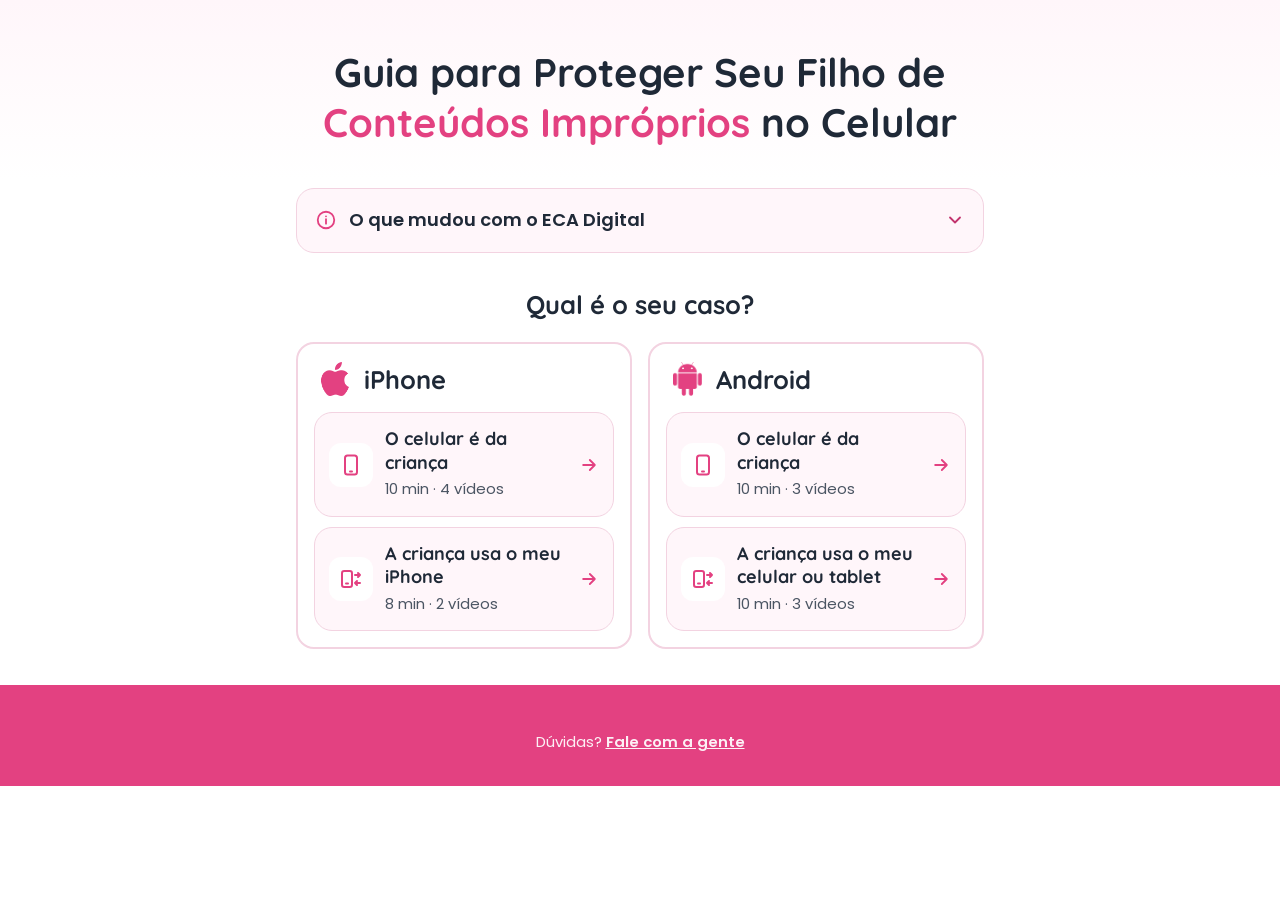
<file: index.html>
<!doctype html>
<html lang="pt-BR">
  <head>
    <meta charset="UTF-8" />
    <meta name="viewport" content="width=device-width, initial-scale=1.0" />
    <meta name="robots" content="noindex, nofollow" />
    <meta name="theme-color" content="#E34181" />
    <title>Guia para Proteger Seu Filho de Conteúdos Impróprios no Celular</title>

    <script>
      document.documentElement.classList.add("js");
    </script>

    <link rel="preconnect" href="https://fonts.googleapis.com" />
    <link rel="preconnect" href="https://fonts.gstatic.com" crossorigin />
    <link
      href="https://fonts.googleapis.com/css2?family=Quicksand:wght@500;600;700&family=Poppins:wght@400;500;600&display=swap"
      rel="stylesheet"
    />
    <link rel="stylesheet" href="styles.css?v=6" />
  </head>

  <body>
    <svg width="0" height="0" style="position: absolute" aria-hidden="true">
      <symbol id="i-celular" viewBox="0 0 24 24" fill="none" stroke="currentColor" stroke-width="2" stroke-linecap="round" stroke-linejoin="round">
        <rect x="6" y="2.5" width="12" height="19" rx="2.5" /><path d="M11 18.5h2" />
      </symbol>
      <symbol id="i-emprestado" viewBox="0 0 24 24" fill="none" stroke="currentColor" stroke-width="2" stroke-linecap="round" stroke-linejoin="round">
        <rect x="3" y="4" width="10" height="16" rx="2.2" /><path d="M7 16.5h2" /><path d="M16 8h5m0 0-2-2m2 2-2 2" /><path d="M21 16h-5m0 0 2-2m-2 2 2 2" />
      </symbol>
      <symbol id="i-escudo-mais" viewBox="0 0 24 24" fill="none" stroke="currentColor" stroke-width="2" stroke-linecap="round" stroke-linejoin="round">
        <path d="M12 2.5 4 5.5v6c0 5 3.4 8.7 8 10 4.6-1.3 8-5 8-10v-6l-8-3z" /><path d="M12 9v6M9 12h6" />
      </symbol>
      <symbol id="i-voltar" viewBox="0 0 24 24" fill="none" stroke="currentColor" stroke-width="2.2" stroke-linecap="round" stroke-linejoin="round">
        <path d="M15 18l-6-6 6-6" />
      </symbol>
      <symbol id="i-video" viewBox="0 0 24 24" fill="none" stroke="currentColor" stroke-width="2" stroke-linecap="round" stroke-linejoin="round">
        <rect x="3" y="5" width="13" height="14" rx="2.5" /><path d="m16 10 5-3v10l-5-3" />
      </symbol>
      <symbol id="i-cadeado" viewBox="0 0 24 24" fill="none" stroke="currentColor" stroke-width="2" stroke-linecap="round" stroke-linejoin="round">
        <rect x="4.5" y="10.5" width="15" height="10.5" rx="2.5" /><path d="M8 10.5V7.5a4 4 0 0 1 8 0v3" />
      </symbol>
      <symbol id="i-check" viewBox="0 0 24 24" fill="none" stroke="currentColor" stroke-width="2.6" stroke-linecap="round" stroke-linejoin="round">
        <path d="M5 12.5l4.5 4.5L19 7.5" />
      </symbol>
      <symbol id="i-baixo" viewBox="0 0 24 24" fill="none" stroke="currentColor" stroke-width="2.2" stroke-linecap="round" stroke-linejoin="round">
        <path d="m6 9 6 6 6-6" />
      </symbol>
      <symbol id="i-direita" viewBox="0 0 24 24" fill="none" stroke="currentColor" stroke-width="2.2" stroke-linecap="round" stroke-linejoin="round">
        <path d="M5 12h14m0 0-6-6m6 6-6 6" />
      </symbol>
      <symbol id="i-info" viewBox="0 0 24 24" fill="none" stroke="currentColor" stroke-width="2" stroke-linecap="round" stroke-linejoin="round">
        <circle cx="12" cy="12" r="9" /><path d="M12 11v5M12 8h.01" />
      </symbol>
      <symbol id="i-alerta" viewBox="0 0 24 24" fill="none" stroke="currentColor" stroke-width="2" stroke-linecap="round" stroke-linejoin="round">
        <path d="M10.3 3.9 2.4 18a2 2 0 0 0 1.7 3h15.8a2 2 0 0 0 1.7-3L13.7 3.9a2 2 0 0 0-3.4 0z" /><path d="M12 9v4M12 17h.01" />
      </symbol>
      <symbol id="i-conversa" viewBox="0 0 24 24" fill="none" stroke="currentColor" stroke-width="2" stroke-linecap="round" stroke-linejoin="round">
        <path d="M21 12a8 8 0 0 1-11.6 7.1L4 20.5l1.4-5A8 8 0 1 1 21 12z" />
      </symbol>
      <symbol id="i-lista" viewBox="0 0 24 24" fill="none" stroke="currentColor" stroke-width="2" stroke-linecap="round" stroke-linejoin="round">
        <path d="M9 6h11M9 12h11M9 18h11" /><path d="m3.5 6 1 1 2-2M3.5 12l1 1 2-2M3.5 18l1 1 2-2" />
      </symbol>
    </svg>

    <main id="inicio">
      <!-- Abertura -->
      <section class="abertura">
        <div class="container">
          <h1>Guia para Proteger Seu Filho de <em>Conteúdos Impróprios</em> no Celular</h1>
        </div>
      </section>

      <!-- Nota ECA Digital -->
      <div class="container">
        <details class="nota">
          <summary>
            <svg class="ico" aria-hidden="true"><use href="#i-info" /></svg>
            O que mudou com o ECA Digital
            <svg class="seta" aria-hidden="true"><use href="#i-baixo" /></svg>
          </summary>
          <div class="nota-corpo">
            <p>
              Desde março de 2026, a Lei 15.211/2025 (ECA Digital) exige que
              lojas de apps e sistemas operacionais peçam a idade na criação da
              conta e obriguem a autorização dos pais para downloads feitos por
              menores.
            </p>
            <p>
              Por isso a Apple, o Google e os apps deste guia lançaram tantos
              controles novos. Se algum menu estiver diferente no seu aparelho,
              procure pelo nome da opção.
            </p>
          </div>
        </details>
      </div>

      <!-- Escolha do cenário -->
      <section class="secao" id="escolha">
        <div class="container">
          <div class="secao-titulo">
            <h2>Qual é o seu caso?</h2>
          </div>

          <div class="plataformas">
            <div class="plataforma-grupo">
              <div class="plataforma-topo">
                <span class="logo logo-apple" aria-hidden="true"></span>
                <h3>iPhone</h3>
              </div>
              <a class="cenario-card opcao" href="#iphone-crianca" aria-current="false">
                <span class="aparelho"><svg aria-hidden="true"><use href="#i-celular" /></svg></span>
                <span class="opcao-texto">
                  <strong>O celular é da criança</strong>
                  <span class="meta">10 min · 4 vídeos</span>
                </span>
                <span class="feito-tag">Concluído</span>
                <svg class="opcao-seta" aria-hidden="true"><use href="#i-direita" /></svg>
              </a>
              <a class="cenario-card opcao" href="#iphone-emprestado" aria-current="false">
                <span class="aparelho"><svg aria-hidden="true"><use href="#i-emprestado" /></svg></span>
                <span class="opcao-texto">
                  <strong>A criança usa o meu iPhone</strong>
                  <span class="meta">8 min · 2 vídeos</span>
                </span>
                <span class="feito-tag">Concluído</span>
                <svg class="opcao-seta" aria-hidden="true"><use href="#i-direita" /></svg>
              </a>
            </div>

            <div class="plataforma-grupo">
              <div class="plataforma-topo">
                <span class="logo logo-android" aria-hidden="true"></span>
                <h3>Android</h3>
              </div>
              <a class="cenario-card opcao" href="#android-crianca" aria-current="false">
                <span class="aparelho"><svg aria-hidden="true"><use href="#i-celular" /></svg></span>
                <span class="opcao-texto">
                  <strong>O celular é da criança</strong>
                  <span class="meta">10 min · 3 vídeos</span>
                </span>
                <span class="feito-tag">Concluído</span>
                <svg class="opcao-seta" aria-hidden="true"><use href="#i-direita" /></svg>
              </a>
              <a class="cenario-card opcao" href="#android-emprestado" aria-current="false">
                <span class="aparelho"><svg aria-hidden="true"><use href="#i-emprestado" /></svg></span>
                <span class="opcao-texto">
                  <strong>A criança usa o meu celular ou tablet</strong>
                  <span class="meta">10 min · 3 vídeos</span>
                </span>
                <span class="feito-tag">Concluído</span>
                <svg class="opcao-seta" aria-hidden="true"><use href="#i-direita" /></svg>
              </a>
            </div>
          </div>

          <!-- Temporariamente fora do ar: Proteções extras -->
          <a class="cenario-card extras" href="#extras" aria-current="false" hidden>
            <span class="feito-tag">Concluído</span>
            <span class="aparelho"><svg aria-hidden="true"><use href="#i-escudo-mais" /></svg></span>
            <div>
              <span class="rotulo">Opcional</span>
              <h3>Proteções extras</h3>
              <span class="meta">20 min · 6 vídeos</span>
            </div>
          </a>
        </div>
      </section>

      <!-- CENÁRIO 1 — iPhone da criança -->
      <section class="cenario" id="iphone-crianca" aria-labelledby="t-c1">
        <div class="container">
          <div class="cenario-cabecalho">
            <a class="voltar" href="#escolha"><svg aria-hidden="true"><use href="#i-voltar" /></svg>Trocar cenário</a>
            <p class="rotulo"><span class="logo logo-apple" aria-hidden="true"></span>iPhone</p>
            <h2 id="t-c1">Celular da criança</h2>
          </div>

          <div class="progresso">
            <div class="progresso-topo"><span class="conta">0 de 4 tarefas</span></div>
            <div class="barra" role="progressbar" aria-label="Progresso" aria-valuemin="0" aria-valuemax="100" aria-valuenow="0"><span></span></div>
          </div>

          <nav class="caixa protegido" aria-label="Vídeos">
            <h3><svg aria-hidden="true"><use href="#i-video" /></svg>Passo a passo</h3>
            <ol class="indice">
              <li><a href="#c1-t1"><span class="ind-num">1</span><span>Configurar o iPhone como celular de criança</span></a></li>
              <li><a href="#c1-t2"><span class="ind-num">2</span><span>Bloquear sites adultos e apps impróprios</span></a></li>
              <li><a href="#c1-t3"><span class="ind-num">3</span><span>Desfocar nudez em mensagens e fotos</span></a></li>
              <li><a href="#c1-t4"><span class="ind-num">4</span><span>Deixar no YouTube só vídeos aprovados</span></a></li>
            </ol>
          </nav>

          <div class="tarefas">
            <article class="tarefa" id="c1-t1" data-id="c1-t1" data-nome="Configurar o iPhone como celular de criança">
              <div class="tarefa-topo">
                <span class="tarefa-num">1</span>
                <h3>Configurar o iPhone como celular de criança</h3>
              </div>
              <div class="tarefa-corpo">
                <div class="video" data-video-id="l_-Ls1OGGcI" data-titulo="Configurar o iPhone como celular de criança"></div>
                <div>
                  <div class="trilha"><span>Ajustes</span><i>›</i><span>Tempo de Uso</span></div>
                  <ol class="passos">
                    <li>Toque em <strong>Gerenciar o Tempo de Uso</strong> e ative <strong>Atividade em Apps e Sites</strong>.</li>
                    <li>Toque em <strong>Bloquear Ajustes do Tempo de Uso</strong> e crie um código só seu.</li>
                    <li>Coloque o seu Apple ID. Ele recupera o código se você esquecer.</li>
                  </ol>
                  <div class="aviso">
                    <svg aria-hidden="true"><use href="#i-alerta" /></svg>
                    <span>Não use a senha do celular como código.</span>
                  </div>
                  <button class="btn-feito" type="button" aria-pressed="false">
                    <svg aria-hidden="true"><use href="#i-check" /></svg><span class="txt">Marcar como feito</span>
                  </button>
                </div>
              </div>
            </article>

            <article class="tarefa" id="c1-t2" data-id="c1-t2" data-nome="Bloquear sites adultos e apps impróprios" data-requer="c1-t1">
              <div class="tarefa-topo">
                <span class="tarefa-num">2</span>
                <h3>Bloquear sites adultos e apps impróprios</h3>
              </div>
              <div class="tarefa-corpo">
                <div class="video" data-video-id="20XyeXzKJtI" data-titulo="Bloquear sites adultos e apps impróprios"></div>
                <div>
                  <div class="trilha"><span>Tempo de Uso</span><i>›</i><span>Apps e Sites</span><i>›</i><span>Restrições</span></div>
                  <ol class="passos">
                    <li>Em <strong>Sites › Filtragem</strong>, escolha <strong>Limitar Sites Adultos</strong>.</li>
                    <li>Em <strong>Idade</strong>, escolha <strong>12</strong>.</li>
                    <li>Teste: busque um site adulto no Safari. Deve bloquear.</li>
                  </ol>
                  <div class="aviso info">
                    <svg aria-hidden="true"><use href="#i-info" /></svg>
                    <span>Por que 12? Com menos, o iPhone bloqueia o YouTube Kids. Apps para maiores de 12 continuam bloqueados.</span>
                  </div>
                  <button class="btn-feito" type="button" aria-pressed="false">
                    <svg aria-hidden="true"><use href="#i-check" /></svg><span class="txt">Marcar como feito</span>
                  </button>
                </div>
              </div>
            </article>

            <article class="tarefa" id="c1-t3" data-id="c1-t3" data-nome="Desfocar nudez em mensagens e fotos" data-requer="c1-t1">
              <div class="tarefa-topo">
                <span class="tarefa-num">3</span>
                <h3>Desfocar nudez em mensagens e fotos</h3>
              </div>
              <div class="tarefa-corpo">
                <div class="video" data-video-id="QJSB5qgwCmk" data-titulo="Desfocar nudez em mensagens e fotos"></div>
                <div>
                  <div class="trilha"><span>Ajustes</span><i>›</i><span>Tempo de Uso</span><i>›</i><span>Segurança de Comunicação</span></div>
                  <ol class="passos">
                    <li>Ligue a chave. Fotos com nudez passam a chegar borradas.</li>
                  </ol>
                  <button class="btn-feito" type="button" aria-pressed="false">
                    <svg aria-hidden="true"><use href="#i-check" /></svg><span class="txt">Marcar como feito</span>
                  </button>
                </div>
              </div>
            </article>

            <article class="tarefa" id="c1-t4" data-id="c1-t4" data-nome="Deixar no YouTube só vídeos aprovados">
              <div class="tarefa-topo">
                <span class="tarefa-num">4</span>
                <h3>Deixar no YouTube só vídeos aprovados</h3>
              </div>
              <div class="tarefa-corpo">
                <div class="video" data-video-id="24QGkTY4Wsk" data-titulo="Deixar no YouTube só vídeos aprovados"></div>
                <div>
                  <div class="trilha"><span>App Store</span><i>›</i><span>YouTube Kids</span></div>
                  <ol class="passos">
                    <li>Baixe e abra o <strong>YouTube Kids</strong> na App Store.</li>
                    <li>Toque em <strong>Pular</strong> e entre com o <strong>seu</strong> e-mail.</li>
                    <li>Crie o perfil da criança e, na idade, deslize até <strong>Aprovar conteúdo por conta própria</strong>.</li>
                    <li>Toque em <strong>Selecionar</strong>, no <strong>+</strong> dos canais que você confia e em <strong>Concluído</strong>.</li>
                  </ol>
                  <div class="aviso info">
                    <svg aria-hidden="true"><use href="#i-info" /></svg>
                    <span>Já fez em outro celular? Entre com o mesmo e-mail e escolha o perfil da criança.</span>
                  </div>
                  <button class="btn-feito" type="button" aria-pressed="false">
                    <svg aria-hidden="true"><use href="#i-check" /></svg><span class="txt">Marcar como feito</span>
                  </button>
                </div>
              </div>
            </article>
          </div>

          <div class="caixa checklist">
            <h3><svg aria-hidden="true"><use href="#i-lista" /></svg>Teste se funcionou</h3>
            <label class="teste"><input type="checkbox" data-id="c1-c1" /><span>Pesquise um termo adulto no Safari. Deve bloquear.</span></label>
            <label class="teste"><input type="checkbox" data-id="c1-c2" /><span>Faça o mesmo em outro navegador instalado, se houver.</span></label>
            <label class="teste"><input type="checkbox" data-id="c1-c3" /><span>Abra o YouTube. Só deve aparecer conteúdo aprovado.</span></label>
            <label class="teste"><input type="checkbox" data-id="c1-c4" /><span>Abra a App Store. Os apps devem estar limitados pela idade.</span></label>
          </div>

          <div class="caixa conversa">
            <h3><svg aria-hidden="true"><use href="#i-conversa" /></svg>O que isso não resolve sozinho</h3>
            <p>Nenhum filtro é 100% infalível. Combine com a criança:</p>
            <p class="fala">“Se aparecer alguma coisa estranha na tela, você não fez nada de errado. É só me mostrar.”</p>
          </div>

          <div class="parabens" role="status">
            <h3>iPhone protegido!</h3>
          </div>

          <div class="proximo" hidden>
            <a class="btn" href="#extras">Ver proteções extras<svg aria-hidden="true"><use href="#i-direita" /></svg></a>
          </div>
        </div>
      </section>

      <!-- CENÁRIO 2 — iPhone dos pais emprestado -->
      <section class="cenario" id="iphone-emprestado" aria-labelledby="t-c2">
        <div class="container">
          <div class="cenario-cabecalho">
            <a class="voltar" href="#escolha"><svg aria-hidden="true"><use href="#i-voltar" /></svg>Trocar cenário</a>
            <p class="rotulo"><span class="logo logo-apple" aria-hidden="true"></span>iPhone</p>
            <h2 id="t-c2">Celular dos pais emprestado</h2>
          </div>

          <div class="progresso">
            <div class="progresso-topo"><span class="conta">0 de 2 tarefas</span></div>
            <div class="barra" role="progressbar" aria-label="Progresso" aria-valuemin="0" aria-valuemax="100" aria-valuenow="0"><span></span></div>
          </div>

          <nav class="caixa protegido" aria-label="Vídeos">
            <h3><svg aria-hidden="true"><use href="#i-video" /></svg>Passo a passo</h3>
            <ol class="indice">
              <li><a href="#c2-t1"><span class="ind-num">1</span><span>Deixar no YouTube só vídeos aprovados</span></a></li>
              <li><a href="#c2-t2"><span class="ind-num">2</span><span>Travar a criança em um só app</span></a></li>
            </ol>
          </nav>

          <div class="tarefas">
            <article class="tarefa" id="c2-t1" data-id="c2-t1" data-nome="Deixar no YouTube só vídeos aprovados">
              <div class="tarefa-topo">
                <span class="tarefa-num">1</span>
                <h3>Deixar no YouTube só vídeos aprovados</h3>
              </div>
              <div class="tarefa-corpo">
                <div class="video" data-video-id="24QGkTY4Wsk" data-titulo="Deixar no YouTube só vídeos aprovados"></div>
                <div>
                  <div class="trilha"><span>App Store</span><i>›</i><span>YouTube Kids</span></div>
                  <ol class="passos">
                    <li>Baixe e abra o <strong>YouTube Kids</strong> na App Store.</li>
                    <li>Toque em <strong>Pular</strong> e entre com o <strong>seu</strong> e-mail.</li>
                    <li>Crie o perfil da criança e, na idade, deslize até <strong>Aprovar conteúdo por conta própria</strong>.</li>
                    <li>Toque em <strong>Selecionar</strong>, no <strong>+</strong> dos canais que você confia e em <strong>Concluído</strong>.</li>
                  </ol>
                  <div class="aviso info">
                    <svg aria-hidden="true"><use href="#i-info" /></svg>
                    <span>A criança vai usar o seu celular: arrume o YouTube Kids nele também. Já fez em outro celular? Entre com o mesmo e-mail e escolha o perfil da criança.</span>
                  </div>
                  <button class="btn-feito" type="button" aria-pressed="false">
                    <svg aria-hidden="true"><use href="#i-check" /></svg><span class="txt">Marcar como feito</span>
                  </button>
                </div>
              </div>
            </article>

            <article class="tarefa" id="c2-t2" data-id="c2-t2" data-nome="Travar a criança em um só app" data-requer="c2-t1">
              <div class="tarefa-topo">
                <span class="tarefa-num">2</span>
                <h3>Travar a criança em um só app</h3>
              </div>
              <div class="tarefa-corpo">
                <div class="video" data-video-id="ZUHA17PzDyU" data-titulo="Travar a criança em um só app"></div>
                <div>
                  <div class="trilha"><span>Ajustes</span><i>›</i><span>Acessibilidade</span><i>›</i><span>Acesso Guiado</span></div>
                  <ol class="passos">
                    <li>Ligue o <strong>Acesso Guiado</strong> e, em <strong>Ajustes de Código</strong>, crie um código só seu.</li>
                    <li>Abra o YouTube Kids, aperte o <strong>botão lateral 3 vezes</strong> e toque em <strong>Iniciar</strong>.</li>
                    <li>Para liberar: botão lateral 3 vezes + código.</li>
                  </ol>
                  <button class="btn-feito" type="button" aria-pressed="false">
                    <svg aria-hidden="true"><use href="#i-check" /></svg><span class="txt">Marcar como feito</span>
                  </button>
                </div>
              </div>
            </article>
          </div>

          <div class="caixa checklist">
            <h3><svg aria-hidden="true"><use href="#i-lista" /></svg>Teste se funcionou</h3>
            <label class="teste"><input type="checkbox" data-id="c2-c1" /><span>Tente sair do app. Não deve sair sem o código.</span></label>
          </div>

          <div class="caixa conversa">
            <h3><svg aria-hidden="true"><use href="#i-conversa" /></svg>O que isso não resolve sozinho</h3>
            <p>O Acesso Guiado não filtra o que aparece dentro do app. Use um app já configurado, como o YouTube Kids, nunca o YouTube comum.</p>
          </div>

          <div class="parabens" role="status">
            <h3>Pronto para emprestar!</h3>
          </div>

          <div class="proximo" hidden>
            <a class="btn" href="#extras">Ver proteções extras<svg aria-hidden="true"><use href="#i-direita" /></svg></a>
          </div>
        </div>
      </section>

      <!-- CENÁRIO 3 — Android da criança -->
      <section class="cenario" id="android-crianca" aria-labelledby="t-c3">
        <div class="container">
          <div class="cenario-cabecalho">
            <a class="voltar" href="#escolha"><svg aria-hidden="true"><use href="#i-voltar" /></svg>Trocar cenário</a>
            <p class="rotulo"><span class="logo logo-android" aria-hidden="true"></span>Android</p>
            <h2 id="t-c3">Celular da criança</h2>
          </div>

          <div class="progresso">
            <div class="progresso-topo"><span class="conta">0 de 3 tarefas</span></div>
            <div class="barra" role="progressbar" aria-label="Progresso" aria-valuemin="0" aria-valuemax="100" aria-valuenow="0"><span></span></div>
          </div>

          <nav class="caixa protegido" aria-label="Vídeos">
            <h3><svg aria-hidden="true"><use href="#i-video" /></svg>Passo a passo</h3>
            <ol class="indice">
              <li><a href="#c3-t1"><span class="ind-num">1</span><span>Conectar o celular da criança ao seu</span></a></li>
              <li><a href="#c3-t2"><span class="ind-num">2</span><span>Bloquear sites adultos e apps impróprios</span></a></li>
              <li><a href="#c3-t3"><span class="ind-num">3</span><span>Deixar no YouTube só vídeos aprovados</span></a></li>
            </ol>
          </nav>

          <div class="tarefas">
            <article class="tarefa" id="c3-t1" data-id="c3-t1" data-nome="Conectar o celular da criança ao seu">
              <div class="tarefa-topo">
                <span class="tarefa-num">1</span>
                <h3>Conectar o celular da criança ao seu</h3>
              </div>
              <div class="tarefa-corpo">
                <div class="video" data-video-id="" data-titulo="Conectar o celular da criança ao seu"></div>
                <div>
                  <div class="trilha"><span>Configurações</span><i>›</i><span>Google</span><i>›</i><span>Controles da família</span></div>
                  <ol class="passos">
                    <li>No <strong>seu</strong> celular, baixe o <strong>Family Link</strong> e entre com a sua conta Google.</li>
                    <li>O celular da criança está com e-mail de adulto? No Family Link, toque em <strong>Adicionar criança</strong> e, no celular dela, troque para a conta nova.</li>
                    <li>No celular da <strong>criança</strong>, toque em <strong>Vamos começar</strong> e escolha a conta dela.</li>
                    <li>Entre com a sua conta para aprovar e confirme.</li>
                  </ol>
                  <div class="aviso info">
                    <svg aria-hidden="true"><use href="#i-info" /></svg>
                    <span>Deixe os dois celulares por perto.</span>
                  </div>
                  <button class="btn-feito" type="button" aria-pressed="false">
                    <svg aria-hidden="true"><use href="#i-check" /></svg><span class="txt">Marcar como feito</span>
                  </button>
                </div>
              </div>
            </article>

            <article class="tarefa" id="c3-t2" data-id="c3-t2" data-nome="Bloquear sites adultos e apps impróprios" data-requer="c3-t1">
              <div class="tarefa-topo">
                <span class="tarefa-num">2</span>
                <h3>Bloquear sites adultos e apps impróprios</h3>
              </div>
              <div class="tarefa-corpo">
                <div class="video" data-video-id="" data-titulo="Bloquear sites adultos e apps impróprios"></div>
                <div>
                  <div class="trilha"><span>Family Link</span><i>›</i><span>Nome da criança</span><i>›</i><span>Controles</span></div>
                  <ol class="passos">
                    <li>Em <strong>Chrome e Web</strong>, escolha <strong>Tentar bloquear sites explícitos</strong>.</li>
                    <li>Em <strong>Google Play</strong>, escolha a idade máxima.</li>
                    <li>Em <strong>Aprovação necessária para</strong>, escolha <strong>Todo o conteúdo</strong>.</li>
                    <li>Teste no celular da criança: busque um site adulto. Deve bloquear.</li>
                  </ol>
                  <button class="btn-feito" type="button" aria-pressed="false">
                    <svg aria-hidden="true"><use href="#i-check" /></svg><span class="txt">Marcar como feito</span>
                  </button>
                </div>
              </div>
            </article>

            <article class="tarefa" id="c3-t3" data-id="c3-t3" data-nome="Deixar no YouTube só vídeos aprovados">
              <div class="tarefa-topo">
                <span class="tarefa-num">3</span>
                <h3>Deixar no YouTube só vídeos aprovados</h3>
              </div>
              <div class="tarefa-corpo">
                <div class="video" data-video-id="" data-titulo="Deixar no YouTube só vídeos aprovados"></div>
                <div>
                  <div class="trilha"><span>Play Store</span><i>›</i><span>YouTube Kids</span></div>
                  <ol class="passos">
                    <li>No celular da criança, instale o <strong>YouTube Kids</strong> pela Play Store e aprove o pedido no seu celular.</li>
                    <li>Toque em <strong>Pular</strong> e entre com o <strong>seu</strong> e-mail.</li>
                    <li>Crie o perfil da criança e, na idade, deslize até <strong>Aprovar conteúdo por conta própria</strong>.</li>
                    <li>Toque em <strong>Selecionar</strong>, no <strong>+</strong> dos canais que você confia e em <strong>Concluído</strong>.</li>
                  </ol>
                  <div class="aviso info">
                    <svg aria-hidden="true"><use href="#i-info" /></svg>
                    <span>Já fez em outro celular? Entre com o mesmo e-mail e escolha o perfil da criança.</span>
                  </div>
                  <button class="btn-feito" type="button" aria-pressed="false">
                    <svg aria-hidden="true"><use href="#i-check" /></svg><span class="txt">Marcar como feito</span>
                  </button>
                </div>
              </div>
            </article>
          </div>

          <div class="caixa checklist">
            <h3><svg aria-hidden="true"><use href="#i-lista" /></svg>Teste se funcionou</h3>
            <label class="teste"><input type="checkbox" data-id="c3-c1" /><span>Pesquise um termo adulto no Chrome. Deve bloquear.</span></label>
            <label class="teste"><input type="checkbox" data-id="c3-c2" /><span>Abra o YouTube. Só deve aparecer conteúdo aprovado.</span></label>
            <label class="teste"><input type="checkbox" data-id="c3-c3" /><span>Tente baixar um app para maiores. Deve pedir sua aprovação.</span></label>
          </div>

          <div class="caixa conversa">
            <h3><svg aria-hidden="true"><use href="#i-conversa" /></svg>O que isso não resolve sozinho</h3>
            <p>Nenhum filtro é 100% infalível. Combine com a criança:</p>
            <p class="fala">“Se aparecer alguma coisa estranha na tela, você não fez nada de errado. É só me mostrar.”</p>
          </div>

          <div class="parabens" role="status">
            <h3>Android protegido!</h3>
          </div>

          <div class="proximo" hidden>
            <a class="btn" href="#extras">Ver proteções extras<svg aria-hidden="true"><use href="#i-direita" /></svg></a>
          </div>
        </div>
      </section>

      <!-- CENÁRIO 4 — Android dos pais emprestado -->
      <section class="cenario" id="android-emprestado" aria-labelledby="t-c4">
        <div class="container">
          <div class="cenario-cabecalho">
            <a class="voltar" href="#escolha"><svg aria-hidden="true"><use href="#i-voltar" /></svg>Trocar cenário</a>
            <p class="rotulo"><span class="logo logo-android" aria-hidden="true"></span>Android</p>
            <h2 id="t-c4">Celular ou tablet dos pais emprestado</h2>
          </div>

          <div class="progresso">
            <div class="progresso-topo"><span class="conta">0 de 3 tarefas</span></div>
            <div class="barra" role="progressbar" aria-label="Progresso" aria-valuemin="0" aria-valuemax="100" aria-valuenow="0"><span></span></div>
          </div>

          <nav class="caixa protegido" aria-label="Vídeos">
            <h3><svg aria-hidden="true"><use href="#i-video" /></svg>Passo a passo</h3>
            <ol class="indice">
              <li><a href="#c4-t1"><span class="ind-num">1</span><span><span class="plataforma">Celular</span>Deixar no YouTube só vídeos aprovados</span></a></li>
              <li><a href="#c4-t2"><span class="ind-num">2</span><span><span class="plataforma">Celular</span>Travar a criança em um só app</span></a></li>
              <li><a href="#c4-t3"><span class="ind-num">3</span><span><span class="plataforma">Tablet</span>Criar um espaço infantil no tablet</span></a></li>
            </ol>
          </nav>

          <div class="tarefas">
            <article class="tarefa" id="c4-t1" data-id="c4-t1" data-nome="Deixar no YouTube só vídeos aprovados">
              <div class="tarefa-topo">
                <span class="tarefa-num">1</span>
                <h3><span class="plataforma">Celular</span>Deixar no YouTube só vídeos aprovados</h3>
              </div>
              <div class="tarefa-corpo">
                <div class="video" data-video-id="" data-titulo="Celular · Deixar no YouTube só vídeos aprovados"></div>
                <div>
                  <div class="trilha"><span>Play Store</span><i>›</i><span>YouTube Kids</span></div>
                  <ol class="passos">
                    <li>Baixe e abra o <strong>YouTube Kids</strong> na Play Store.</li>
                    <li>Toque em <strong>Pular</strong> e entre com o <strong>seu</strong> e-mail.</li>
                    <li>Crie o perfil da criança e, na idade, deslize até <strong>Aprovar conteúdo por conta própria</strong>.</li>
                    <li>Toque em <strong>Selecionar</strong>, no <strong>+</strong> dos canais que você confia e em <strong>Concluído</strong>.</li>
                  </ol>
                  <div class="aviso info">
                    <svg aria-hidden="true"><use href="#i-info" /></svg>
                    <span>A criança vai usar o seu celular: arrume o YouTube Kids nele também. Já fez em outro celular? Entre com o mesmo e-mail e escolha o perfil da criança.</span>
                  </div>
                  <button class="btn-feito" type="button" aria-pressed="false">
                    <svg aria-hidden="true"><use href="#i-check" /></svg><span class="txt">Marcar como feito</span>
                  </button>
                </div>
              </div>
            </article>

            <article class="tarefa" id="c4-t2" data-id="c4-t2" data-nome="Travar a criança em um só app" data-requer="c4-t1">
              <div class="tarefa-topo">
                <span class="tarefa-num">2</span>
                <h3><span class="plataforma">Celular</span>Travar a criança em um só app</h3>
              </div>
              <div class="tarefa-corpo">
                <div class="video" data-video-id="" data-titulo="Celular · Travar a criança em um só app"></div>
                <div>
                  <div class="trilha"><span>Configurações</span><i>›</i><span>Segurança</span><i>›</i><span>Fixar app</span></div>
                  <ol class="passos">
                    <li>Ligue <strong>Fixar app</strong> e <strong>Pedir PIN para desafixar</strong>.</li>
                    <li>Abra o YouTube Kids, vá em <strong>apps recentes</strong>, toque no ícone do app e em <strong>Fixar</strong>.</li>
                    <li>Para liberar: segure <strong>Voltar</strong> + <strong>Recentes</strong> e digite o PIN.</li>
                  </ol>
                  <div class="aviso">
                    <svg aria-hidden="true"><use href="#i-alerta" /></svg>
                    <span>Não achou? Busque “fixar” nas Configurações.</span>
                  </div>
                  <button class="btn-feito" type="button" aria-pressed="false">
                    <svg aria-hidden="true"><use href="#i-check" /></svg><span class="txt">Marcar como feito</span>
                  </button>
                </div>
              </div>
            </article>

            <article class="tarefa" id="c4-t3" data-id="c4-t3" data-nome="Criar um espaço infantil no tablet">
              <div class="tarefa-topo">
                <span class="tarefa-num">3</span>
                <h3><span class="plataforma">Tablet</span>Criar um espaço infantil no tablet</h3>
              </div>
              <div class="tarefa-corpo">
                <div class="video" data-video-id="" data-titulo="Tablet · Criar um espaço infantil no tablet"></div>
                <div>
                  <div class="trilha"><span>Configurações</span><i>›</i><span>Google</span><i>›</i><span>Kids Space</span></div>
                  <ol class="passos">
                    <li>Toque em <strong>Começar</strong> e escolha a conta da criança.</li>
                    <li>Escolha os apps, livros e vídeos liberados. Para sair, só com a sua senha.</li>
                  </ol>
                  <button class="btn-feito" type="button" aria-pressed="false">
                    <svg aria-hidden="true"><use href="#i-check" /></svg><span class="txt">Marcar como feito</span>
                  </button>
                </div>
              </div>
            </article>
          </div>

          <div class="caixa checklist">
            <h3><svg aria-hidden="true"><use href="#i-lista" /></svg>Teste se funcionou</h3>
            <label class="teste"><input type="checkbox" data-id="c4-c1" /><span>Com o app fixado, tente trocar de app. Não deve sair sem o PIN.</span></label>
          </div>

          <div class="caixa conversa">
            <h3><svg aria-hidden="true"><use href="#i-conversa" /></svg>O que isso não resolve sozinho</h3>
            <p>Fixar o app não filtra o que aparece dentro dele. Use um app já configurado, como o YouTube Kids.</p>
          </div>

          <div class="parabens" role="status">
            <h3>Pronto para emprestar!</h3>
          </div>

          <div class="proximo" hidden>
            <a class="btn" href="#extras">Ver proteções extras<svg aria-hidden="true"><use href="#i-direita" /></svg></a>
          </div>
        </div>
      </section>

      <!-- PROTEÇÕES EXTRAS -->
      <section class="cenario" id="extras" aria-labelledby="t-ex" hidden>
        <div class="container">
          <div class="cenario-cabecalho">
            <a class="voltar" href="#escolha"><svg aria-hidden="true"><use href="#i-voltar" /></svg>Trocar cenário</a>
            <p class="rotulo">Opcional</p>
            <h2 id="t-ex">Proteções extras</h2>
          </div>

          <div class="progresso">
            <div class="progresso-topo"><span class="conta">0 de 7 tarefas</span></div>
            <div class="barra" role="progressbar" aria-label="Progresso" aria-valuemin="0" aria-valuemax="100" aria-valuenow="0"><span></span></div>
          </div>

          <nav class="caixa protegido" aria-label="Vídeos">
            <h3><svg aria-hidden="true"><use href="#i-video" /></svg>Passo a passo</h3>
            <ol class="indice">
              <li><a href="#ex-t1"><span class="ind-num">1</span><span><span class="plataforma">Android</span>Filtrar sites adultos na internet</span></a></li>
              <li><a href="#ex-t2"><span class="ind-num">2</span><span><span class="plataforma">Android</span>Impedir apps de fora da loja</span></a></li>
              <li><a href="#ex-t3"><span class="ind-num">3</span><span><span class="plataforma">iPhone</span>Impedir a instalação de novos apps</span></a></li>
              <li><a href="#ex-t4"><span class="ind-num">4</span><span>Deixar a Alexa e o Google Assistente no modo infantil</span></a></li>
              <li><a href="#ex-t5"><span class="ind-num">5</span><span><span class="plataforma">iPhone</span>Bloquear apps de IA de personagem</span></a></li>
              <li><a href="#ex-t6"><span class="ind-num">6</span><span><span class="plataforma">Android</span>Bloquear apps de IA de personagem</span></a></li>
              <li><a href="#ex-t7"><span class="ind-num">7</span><span>Bloquear TikTok e Pinterest</span></a></li>
            </ol>
          </nav>

          <div class="tarefas">
            <article class="tarefa" id="ex-t1" data-id="ex-t1" data-nome="Filtrar sites adultos na internet">
              <div class="tarefa-topo">
                <span class="tarefa-num">1</span>
                <h3><span class="plataforma">Android</span>Filtrar sites adultos na internet</h3>
              </div>
              <div class="tarefa-corpo">
                <div class="video" data-video-id="" data-titulo="Android · Filtrar sites adultos na internet"></div>
                <div>
                  <div class="trilha"><span>Configurações</span><i>›</i><span>Rede e internet</span><i>›</i><span>DNS privado</span></div>
                  <ol class="passos">
                    <li>Escolha <strong>Nome do host do provedor</strong>.</li>
                    <li>Digite <strong>family-filter-dns.cleanbrowsing.org</strong> e toque em <strong>Salvar</strong>.</li>
                    <li>Teste: busque um site adulto no Chrome. Vale no Wi-Fi e no 4G.</li>
                  </ol>
                  <div class="aviso info">
                    <svg aria-hidden="true"><use href="#i-info" /></svg>
                    <span>Faça no Android que a criança usa: o dela ou o seu.</span>
                  </div>
                  <button class="btn-feito" type="button" aria-pressed="false">
                    <svg aria-hidden="true"><use href="#i-check" /></svg><span class="txt">Marcar como feito</span>
                  </button>
                </div>
              </div>
            </article>

            <article class="tarefa" id="ex-t2" data-id="ex-t2" data-nome="Impedir apps de fora da loja" data-requer="c3-t1">
              <div class="tarefa-topo">
                <span class="tarefa-num">2</span>
                <h3><span class="plataforma">Android</span>Impedir apps de fora da loja</h3>
              </div>
              <div class="tarefa-corpo">
                <div class="video" data-video-id="" data-titulo="Android · Impedir apps de fora da loja"></div>
                <div>
                  <div class="trilha"><span>Configurações</span><i>›</i><span>Apps</span><i>›</i><span>Acesso especial</span></div>
                  <ol class="passos">
                    <li>No celular da criança, em <strong>Instalar apps desconhecidos</strong>, deixe todos desligados.</li>
                    <li>No Family Link: <strong>Google Play</strong> › <strong>Aprovação necessária para</strong> › <strong>Todo o conteúdo</strong>.</li>
                  </ol>
                  <div class="aviso info">
                    <svg aria-hidden="true"><use href="#i-info" /></svg>
                    <span>Já fez “Bloquear sites adultos e apps impróprios”? O segundo passo já está feito.</span>
                  </div>
                  <button class="btn-feito" type="button" aria-pressed="false">
                    <svg aria-hidden="true"><use href="#i-check" /></svg><span class="txt">Marcar como feito</span>
                  </button>
                </div>
              </div>
            </article>

            <article class="tarefa" id="ex-t3" data-id="ex-t3" data-nome="Impedir a instalação de novos apps" data-requer="c1-t2">
              <div class="tarefa-topo">
                <span class="tarefa-num">3</span>
                <h3><span class="plataforma">iPhone</span>Impedir a instalação de novos apps</h3>
              </div>
              <div class="tarefa-corpo">
                <div class="video" data-video-id="" data-titulo="iPhone · Impedir a instalação de novos apps"></div>
                <div>
                  <div class="trilha"><span>Tempo de Uso</span><i>›</i><span>Apps e Sites</span><i>›</i><span>Restrições</span></div>
                  <ol class="passos">
                    <li>Desligue <strong>Instalar Apps</strong>.</li>
                  </ol>
                  <div class="aviso">
                    <svg aria-hidden="true"><use href="#i-alerta" /></svg>
                    <span>Baixe antes os apps que a criança vai usar.</span>
                  </div>
                  <button class="btn-feito" type="button" aria-pressed="false">
                    <svg aria-hidden="true"><use href="#i-check" /></svg><span class="txt">Marcar como feito</span>
                  </button>
                </div>
              </div>
            </article>

            <article class="tarefa" id="ex-t4" data-id="ex-t4" data-nome="Deixar a Alexa e o Google Assistente no modo infantil">
              <div class="tarefa-topo">
                <span class="tarefa-num">4</span>
                <h3>Deixar a Alexa e o Google Assistente no modo infantil</h3>
              </div>
              <div class="tarefa-corpo">
                <div class="video" data-video-id="" data-titulo="Deixar a Alexa e o Google Assistente no modo infantil"></div>
                <div>
                  <ol class="passos">
                    <li><strong>Google Assistente:</strong> no Family Link, toque em <strong>Controles › Google Assistente</strong> e desligue o que a criança não deve usar. Precisa do celular da criança conectado ao seu.</li>
                    <li><strong>Alexa:</strong> no app Alexa, ative o <strong>Amazon Kids</strong>.</li>
                  </ol>
                  <button class="btn-feito" type="button" aria-pressed="false">
                    <svg aria-hidden="true"><use href="#i-check" /></svg><span class="txt">Marcar como feito</span>
                  </button>
                </div>
              </div>
            </article>

            <article class="tarefa" id="ex-t5" data-id="ex-t5" data-nome="Bloquear apps de IA de personagem" data-requer="c1-t1">
              <div class="tarefa-topo">
                <span class="tarefa-num">5</span>
                <h3><span class="plataforma">iPhone</span>Bloquear apps de IA de personagem</h3>
              </div>
              <div class="tarefa-corpo">
                <div class="video" data-video-id="" data-titulo="iPhone · Bloquear apps de IA de personagem"></div>
                <div>
                  <div class="trilha"><span>Tempo de Uso</span><i>›</i><span>Apps e Sites</span></div>
                  <ol class="passos">
                    <li>Busque o app (ex.: Character.AI) e toque nele.</li>
                    <li>Toque em <strong>Bloquear App</strong>. Ele só abre com o seu código.</li>
                  </ol>
                  <button class="btn-feito" type="button" aria-pressed="false">
                    <svg aria-hidden="true"><use href="#i-check" /></svg><span class="txt">Marcar como feito</span>
                  </button>
                </div>
              </div>
            </article>

            <article class="tarefa" id="ex-t6" data-id="ex-t6" data-nome="Bloquear apps de IA de personagem" data-requer="c3-t1">
              <div class="tarefa-topo">
                <span class="tarefa-num">6</span>
                <h3><span class="plataforma">Android</span>Bloquear apps de IA de personagem</h3>
              </div>
              <div class="tarefa-corpo">
                <div class="video" data-video-id="" data-titulo="Android · Bloquear apps de IA de personagem"></div>
                <div>
                  <div class="trilha"><span>Family Link</span><i>›</i><span>Controles</span><i>›</i><span>Limites de apps</span></div>
                  <ol class="passos">
                    <li>Escolha o app (ex.: Character.AI) e toque em <strong>Bloquear</strong>.</li>
                    <li>No celular da criança, o app fica cinza.</li>
                  </ol>
                  <button class="btn-feito" type="button" aria-pressed="false">
                    <svg aria-hidden="true"><use href="#i-check" /></svg><span class="txt">Marcar como feito</span>
                  </button>
                </div>
              </div>
            </article>

            <article class="tarefa" id="ex-t7" data-id="ex-t7" data-nome="Bloquear TikTok e Pinterest">
              <div class="tarefa-topo">
                <span class="tarefa-num">7</span>
                <h3>Bloquear TikTok e Pinterest</h3>
              </div>
              <div class="tarefa-corpo sem-video">
                <div>
                  <ol class="passos">
                    <li>Repita o vídeo “Bloquear apps de IA de personagem” do seu aparelho, escolhendo <strong>TikTok</strong> e <strong>Pinterest</strong>.</li>
                  </ol>
                  <div class="aviso info">
                    <svg aria-hidden="true"><use href="#i-info" /></svg>
                    <span>A Meta AI, dentro do WhatsApp e do Instagram, não pode ser desligada sozinha. A saída é controlar o acesso a esses apps.</span>
                  </div>
                  <button class="btn-feito" type="button" aria-pressed="false">
                    <svg aria-hidden="true"><use href="#i-check" /></svg><span class="txt">Marcar como feito</span>
                  </button>
                </div>
              </div>
            </article>
          </div>

          <div class="parabens" role="status">
            <h3>Proteção reforçada!</h3>
          </div>
        </div>
      </section>
    </main>

    <!-- Rodapé -->
    <footer class="rodape">
      <div class="container">
        <p>Dúvidas? <a href="#">Fale com a gente</a></p>
      </div>
    </footer>

    <script src="app.js?v=5"></script>
  </body>
</html>
</file>
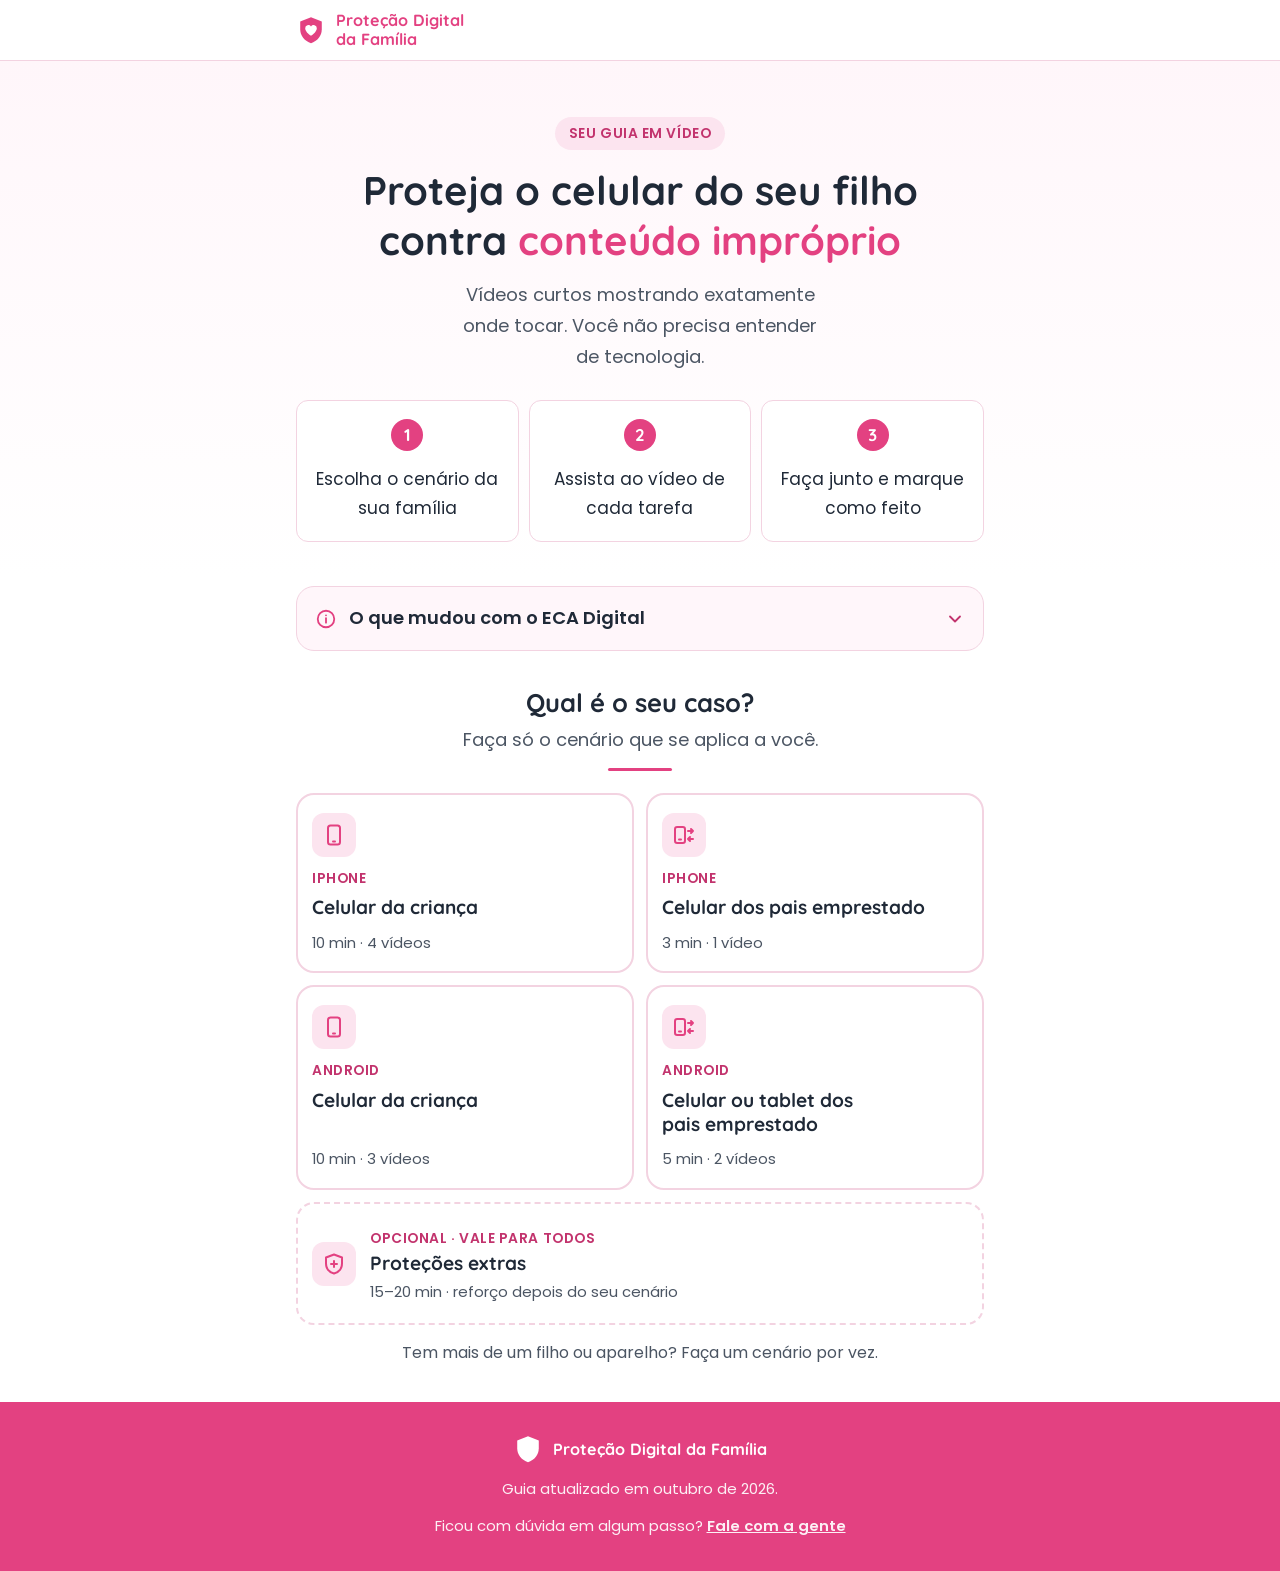
<file: produto/index.html>
<!doctype html>
<html lang="pt-BR">
  <head>
    <meta charset="UTF-8" />
    <meta name="viewport" content="width=device-width, initial-scale=1.0" />
    <meta name="robots" content="noindex, nofollow" />
    <meta name="theme-color" content="#E34181" />
    <title>Proteção contra conteúdo impróprio no celular | Proteção Digital da Família</title>

    <script>
      document.documentElement.classList.add("js");
    </script>

    <link rel="preconnect" href="https://fonts.googleapis.com" />
    <link rel="preconnect" href="https://fonts.gstatic.com" crossorigin />
    <link
      href="https://fonts.googleapis.com/css2?family=Quicksand:wght@500;600;700&family=Poppins:wght@400;500;600&display=swap"
      rel="stylesheet"
    />
    <link rel="stylesheet" href="styles.css?v=2" />
  </head>

  <body>
    <!-- ======================================================
         Ícones (sprite) — usados via <use href="#i-...">
         ====================================================== -->
    <svg width="0" height="0" style="position: absolute" aria-hidden="true">
      <symbol id="i-marca" viewBox="0 0 32 32">
        <path d="M16 2.5 4.5 6.8v8.4c0 7.3 4.9 12.6 11.5 14.8 6.6-2.2 11.5-7.5 11.5-14.8V6.8L16 2.5z" fill="currentColor" />
        <path d="M16 22.2s-6.2-3.7-6.2-8a3.4 3.4 0 0 1 6.2-1.9 3.4 3.4 0 0 1 6.2 1.9c0 4.3-6.2 8-6.2 8z" fill="#fff" />
      </symbol>
      <symbol id="i-celular" viewBox="0 0 24 24" fill="none" stroke="currentColor" stroke-width="2" stroke-linecap="round" stroke-linejoin="round">
        <rect x="6" y="2.5" width="12" height="19" rx="2.5" /><path d="M11 18.5h2" />
      </symbol>
      <symbol id="i-emprestado" viewBox="0 0 24 24" fill="none" stroke="currentColor" stroke-width="2" stroke-linecap="round" stroke-linejoin="round">
        <rect x="3" y="4" width="10" height="16" rx="2.2" /><path d="M7 16.5h2" /><path d="M16 8h5m0 0-2-2m2 2-2 2" /><path d="M21 16h-5m0 0 2-2m-2 2 2 2" />
      </symbol>
      <symbol id="i-escudo-mais" viewBox="0 0 24 24" fill="none" stroke="currentColor" stroke-width="2" stroke-linecap="round" stroke-linejoin="round">
        <path d="M12 2.5 4 5.5v6c0 5 3.4 8.7 8 10 4.6-1.3 8-5 8-10v-6l-8-3z" /><path d="M12 9v6M9 12h6" />
      </symbol>
      <symbol id="i-escudo" viewBox="0 0 24 24" fill="none" stroke="currentColor" stroke-width="2" stroke-linecap="round" stroke-linejoin="round">
        <path d="M12 2.5 4 5.5v6c0 5 3.4 8.7 8 10 4.6-1.3 8-5 8-10v-6l-8-3z" /><path d="m8.8 12 2.2 2.2 4.2-4.4" />
      </symbol>
      <symbol id="i-relogio" viewBox="0 0 24 24" fill="none" stroke="currentColor" stroke-width="2" stroke-linecap="round" stroke-linejoin="round">
        <circle cx="12" cy="12" r="9" /><path d="M12 7v5l3 2" />
      </symbol>
      <symbol id="i-video" viewBox="0 0 24 24" fill="none" stroke="currentColor" stroke-width="2" stroke-linecap="round" stroke-linejoin="round">
        <rect x="3" y="5" width="13" height="14" rx="2.5" /><path d="m16 10 5-3v10l-5-3" />
      </symbol>
      <symbol id="i-check" viewBox="0 0 24 24" fill="none" stroke="currentColor" stroke-width="2.6" stroke-linecap="round" stroke-linejoin="round">
        <path d="M5 12.5l4.5 4.5L19 7.5" />
      </symbol>
      <symbol id="i-voltar" viewBox="0 0 24 24" fill="none" stroke="currentColor" stroke-width="2.2" stroke-linecap="round" stroke-linejoin="round">
        <path d="M15 18l-6-6 6-6" />
      </symbol>
      <symbol id="i-baixo" viewBox="0 0 24 24" fill="none" stroke="currentColor" stroke-width="2.2" stroke-linecap="round" stroke-linejoin="round">
        <path d="m6 9 6 6 6-6" />
      </symbol>
      <symbol id="i-direita" viewBox="0 0 24 24" fill="none" stroke="currentColor" stroke-width="2.2" stroke-linecap="round" stroke-linejoin="round">
        <path d="M5 12h14m0 0-6-6m6 6-6 6" />
      </symbol>
      <symbol id="i-info" viewBox="0 0 24 24" fill="none" stroke="currentColor" stroke-width="2" stroke-linecap="round" stroke-linejoin="round">
        <circle cx="12" cy="12" r="9" /><path d="M12 11v5M12 8h.01" />
      </symbol>
      <symbol id="i-alerta" viewBox="0 0 24 24" fill="none" stroke="currentColor" stroke-width="2" stroke-linecap="round" stroke-linejoin="round">
        <path d="M10.3 3.9 2.4 18a2 2 0 0 0 1.7 3h15.8a2 2 0 0 0 1.7-3L13.7 3.9a2 2 0 0 0-3.4 0z" /><path d="M12 9v4M12 17h.01" />
      </symbol>
      <symbol id="i-conversa" viewBox="0 0 24 24" fill="none" stroke="currentColor" stroke-width="2" stroke-linecap="round" stroke-linejoin="round">
        <path d="M21 12a8 8 0 0 1-11.6 7.1L4 20.5l1.4-5A8 8 0 1 1 21 12z" />
      </symbol>
      <symbol id="i-lista" viewBox="0 0 24 24" fill="none" stroke="currentColor" stroke-width="2" stroke-linecap="round" stroke-linejoin="round">
        <path d="M9 6h11M9 12h11M9 18h11" /><path d="m3.5 6 1 1 2-2M3.5 12l1 1 2-2M3.5 18l1 1 2-2" />
      </symbol>
    </svg>

    <!-- ======================================================
         Topo
         ====================================================== -->
    <header class="topo">
      <div class="container">
        <a class="marca" href="#inicio" aria-label="Proteção Digital da Família — início">
          <svg aria-hidden="true"><use href="#i-marca" /></svg>
          <span>Proteção Digital<br />da Família</span>
        </a>
        <a class="topo-link" href="#escolha">Trocar cenário</a>
      </div>
    </header>

    <main id="inicio">
      <!-- ======================================================
           Abertura
           ====================================================== -->
      <section class="abertura">
        <div class="container">
          <span class="selo">Seu guia em vídeo</span>
          <h1>Proteja o celular do seu filho contra <em>conteúdo impróprio</em></h1>
          <p class="lead">
            Vídeos curtos mostrando exatamente onde tocar. Você não precisa
            entender de tecnologia.
          </p>

          <ol class="como-funciona">
            <li><span class="num">1</span><span>Escolha o cenário da sua família</span></li>
            <li><span class="num">2</span><span>Assista ao vídeo de cada tarefa</span></li>
            <li><span class="num">3</span><span>Faça junto e marque como feito</span></li>
          </ol>
        </div>
      </section>

      <!-- ======================================================
           Nota ECA Digital
           ====================================================== -->
      <div class="container">
        <details class="nota">
          <summary>
            <svg class="ico" aria-hidden="true"><use href="#i-info" /></svg>
            O que mudou com o ECA Digital
            <svg class="seta" aria-hidden="true"><use href="#i-baixo" /></svg>
          </summary>
          <div class="nota-corpo">
            <p>
              Desde março de 2026, a Lei 15.211/2025 (ECA Digital) exige que
              lojas de apps e sistemas operacionais peçam a idade na criação da
              conta e obriguem a autorização dos pais para downloads feitos por
              menores.
            </p>
            <p>
              Por isso a Apple, o Google e os apps deste guia lançaram tantos
              controles novos. Os passos aqui já refletem essas mudanças, mas os
              menus continuam evoluindo. Se algo estiver diferente no seu
              aparelho, procure pelo nome da opção.
            </p>
          </div>
        </details>
      </div>

      <!-- ======================================================
           Escolha do cenário
           ====================================================== -->
      <section class="secao" id="escolha">
        <div class="container">
          <div class="secao-titulo">
            <h2>Qual é o seu caso?</h2>
            <p>Faça só o cenário que se aplica a você.</p>
            <div class="divisor"></div>
          </div>

          <nav class="cenarios" aria-label="Cenários">
            <a class="cenario-card" href="#iphone-crianca" aria-current="false">
              <span class="feito-tag">Concluído</span>
              <span class="aparelho"><svg aria-hidden="true"><use href="#i-celular" /></svg></span>
              <span class="rotulo">iPhone</span>
              <h3>Celular da criança</h3>
              <span class="meta">10 min · 4 vídeos</span>
            </a>
            <a class="cenario-card" href="#iphone-emprestado" aria-current="false">
              <span class="feito-tag">Concluído</span>
              <span class="aparelho"><svg aria-hidden="true"><use href="#i-emprestado" /></svg></span>
              <span class="rotulo">iPhone</span>
              <h3>Celular dos pais emprestado</h3>
              <span class="meta">3 min · 1 vídeo</span>
            </a>
            <a class="cenario-card" href="#android-crianca" aria-current="false">
              <span class="feito-tag">Concluído</span>
              <span class="aparelho"><svg aria-hidden="true"><use href="#i-celular" /></svg></span>
              <span class="rotulo">Android</span>
              <h3>Celular da criança</h3>
              <span class="meta">10 min · 3 vídeos</span>
            </a>
            <a class="cenario-card" href="#android-emprestado" aria-current="false">
              <span class="feito-tag">Concluído</span>
              <span class="aparelho"><svg aria-hidden="true"><use href="#i-emprestado" /></svg></span>
              <span class="rotulo">Android</span>
              <h3>Celular ou tablet dos pais emprestado</h3>
              <span class="meta">5 min · 2 vídeos</span>
            </a>
            <a class="cenario-card extras" href="#extras" aria-current="false">
              <span class="feito-tag">Concluído</span>
              <span class="aparelho"><svg aria-hidden="true"><use href="#i-escudo-mais" /></svg></span>
              <div>
                <span class="rotulo">Opcional · vale para todos</span>
                <h3>Proteções extras</h3>
                <span class="meta">15–20 min · reforço depois do seu cenário</span>
              </div>
            </a>
          </nav>

          <p class="dica-escolha">
            Tem mais de um filho ou aparelho? Faça um cenário por vez.
          </p>
        </div>
      </section>

      <!-- ======================================================
           CENÁRIO 1 — iPhone da criança
           ====================================================== -->
      <section class="cenario" id="iphone-crianca" aria-labelledby="t-c1">
        <div class="container">
          <div class="cenario-cabecalho">
            <a class="voltar" href="#escolha"><svg aria-hidden="true"><use href="#i-voltar" /></svg>Trocar de cenário</a>
            <p class="rotulo">Cenário 1 · iPhone</p>
            <h2 id="t-c1">O iPhone é da criança</h2>
            <div class="chips">
              <span class="chip"><svg aria-hidden="true"><use href="#i-relogio" /></svg>10 minutos</span>
              <span class="chip"><svg aria-hidden="true"><use href="#i-video" /></svg>4 vídeos</span>
            </div>
          </div>

          <div class="progresso">
            <div class="progresso-topo"><span>Seu progresso</span><span class="conta">0 de 4 tarefas</span></div>
            <div class="barra" role="progressbar" aria-label="Progresso do cenário" aria-valuemin="0" aria-valuemax="100" aria-valuenow="0"><span></span></div>
          </div>

          <div class="caixa protegido">
            <h3><svg aria-hidden="true"><use href="#i-escudo" /></svg>O que será protegido</h3>
            <ul class="lista-check">
              <li><strong>Navegador:</strong> Safari e qualquer outro instalado bloqueiam sites adultos, sem aba anônima</li>
              <li><strong>Navegador dentro de outros apps:</strong> links abertos por dentro de apps também são filtrados</li>
              <li><strong>App Store:</strong> só aparece o que é da faixa etária da criança</li>
              <li><strong>Mensagens, FaceTime, AirDrop e Fotos:</strong> nudez desfocada automaticamente</li>
              <li><strong>YouTube:</strong> só conteúdo que você aprovou</li>
            </ul>
          </div>

          <div class="tarefas">
            <!-- Tarefa 1 -->
            <article class="tarefa" data-id="c1-t1">
              <div class="tarefa-topo">
                <span class="tarefa-num">1</span>
                <div>
                  <h3>Ativar o Tempo de Uso como aparelho de criança</h3>
                  <p class="sub">No iPhone da criança</p>
                </div>
              </div>
              <div class="tarefa-corpo">
                <div class="video" data-video-id="" data-titulo="Ativar o Tempo de Uso"></div>
                <div>
                  <p class="caminho">Onde fica</p>
                  <div class="trilha"><span>Ajustes</span><i>›</i><span>Tempo de Uso</span></div>
                  <ol class="passos">
                    <li>Toque em <strong>Ativar Tempo de Uso</strong> › <strong>Continuar</strong> e escolha <strong>“Esse iPhone é de uma criança”</strong>.</li>
                    <li>Informe a idade da criança. O iPhone já aplica restrições automáticas para essa idade.</li>
                    <li>Crie um <strong>Código do Tempo de Uso</strong> diferente da senha de desbloqueio e informe o seu Apple ID para recuperação.</li>
                  </ol>
                  <div class="aviso">
                    <svg aria-hidden="true"><use href="#i-alerta" /></svg>
                    <span>Guarde o código num lugar que só você acessa. Se a criança souber, ela consegue desfazer tudo.</span>
                  </div>
                  <button class="btn-feito" type="button" aria-pressed="false">
                    <svg aria-hidden="true"><use href="#i-check" /></svg><span class="txt">Marcar como feito</span>
                  </button>
                </div>
              </div>
            </article>

            <!-- Tarefa 2 -->
            <article class="tarefa" data-id="c1-t2">
              <div class="tarefa-topo">
                <span class="tarefa-num">2</span>
                <div>
                  <h3>Bloquear sites adultos e limitar a App Store</h3>
                  <p class="sub">No iPhone da criança</p>
                </div>
              </div>
              <div class="tarefa-corpo">
                <div class="video" data-video-id="" data-titulo="Bloquear sites adultos e limitar a App Store"></div>
                <div>
                  <p class="caminho">Onde fica</p>
                  <div class="trilha"><span>Ajustes</span><i>›</i><span>Tempo de Uso</span><i>›</i><span>Restrições de Conteúdo e Privacidade</span></div>
                  <ol class="passos">
                    <li>Ative <strong>Restrições de Conteúdo e Privacidade</strong>.</li>
                    <li>Entre em <strong>Restrições de Conteúdo</strong> › <strong>Conteúdo da Web</strong> e escolha <strong>Limitar Sites Adultos</strong>. Isso também desativa a navegação privada e vale para o sistema todo.</li>
                    <li>Se quiser bloquear um site específico, adicione em <strong>Nunca Permitir</strong>.</li>
                    <li>Ainda em Restrições de Conteúdo, defina a classificação de <strong>Filmes, TV, Apps e Livros</strong> pela idade da criança.</li>
                  </ol>
                  <button class="btn-feito" type="button" aria-pressed="false">
                    <svg aria-hidden="true"><use href="#i-check" /></svg><span class="txt">Marcar como feito</span>
                  </button>
                </div>
              </div>
            </article>

            <!-- Tarefa 3 -->
            <article class="tarefa" data-id="c1-t3">
              <div class="tarefa-topo">
                <span class="tarefa-num">3</span>
                <div>
                  <h3>Confirmar a Segurança na Comunicação</h3>
                  <p class="sub">No iPhone da criança</p>
                </div>
              </div>
              <div class="tarefa-corpo">
                <div class="video" data-video-id="" data-titulo="Confirmar a Segurança na Comunicação"></div>
                <div>
                  <p class="caminho">Onde fica</p>
                  <div class="trilha"><span>Ajustes</span><i>›</i><span>Tempo de Uso</span><i>›</i><span>Segurança na Comunicação</span></div>
                  <ol class="passos">
                    <li>Confira se a opção está <strong>ativada</strong>. Ela já vem ligada para menores de 18 anos, mas vale confirmar.</li>
                    <li>Com ela ativa, fotos e vídeos com nudez chegam <strong>desfocados</strong> em Mensagens, FaceTime, AirDrop e Álbuns Compartilhados.</li>
                  </ol>
                  <p class="sub" style="margin-top: 12px">A análise acontece no próprio iPhone. Nenhuma imagem é enviada para a Apple.</p>
                  <button class="btn-feito" type="button" aria-pressed="false">
                    <svg aria-hidden="true"><use href="#i-check" /></svg><span class="txt">Marcar como feito</span>
                  </button>
                </div>
              </div>
            </article>

            <!-- Tarefa 4 -->
            <article class="tarefa" data-id="c1-t4">
              <div class="tarefa-topo">
                <span class="tarefa-num">4</span>
                <div>
                  <h3>Configurar o YouTube Kids</h3>
                  <p class="sub">Recomendado para crianças de 5 a 8 anos</p>
                </div>
              </div>
              <div class="tarefa-corpo">
                <div class="video" data-video-id="" data-titulo="Configurar o YouTube Kids no iPhone"></div>
                <div>
                  <p class="caminho">Onde fica</p>
                  <div class="trilha"><span>App YouTube Kids</span><i>›</i><span>Cadeado</span><i>›</i><span>Configurações</span></div>
                  <ol class="passos">
                    <li>Baixe o <strong>YouTube Kids</strong> e crie o perfil da criança ligado à sua conta Google.</li>
                    <li>Escolha o nível de conteúdo: <strong>Pré-escolar</strong> ou <strong>Crianças menores</strong>.</li>
                    <li>Toque no <strong>cadeado</strong> no rodapé e confirme com a senha da sua conta.</li>
                    <li>Ative <strong>Somente Conteúdo Aprovado</strong>.</li>
                    <li>Vá em <strong>Conteúdo Aprovado</strong>, toque em <strong>+</strong> e adicione os canais e vídeos que você conhece e confia.</li>
                  </ol>
                  <div class="aviso">
                    <svg aria-hidden="true"><use href="#i-alerta" /></svg>
                    <span>Não pule o último passo. Sem canais aprovados, a lista fica vazia e a criança não vê nada.</span>
                  </div>
                  <p class="sub" style="margin-top: 12px">
                    Se a criança usa o YouTube comum: toque no perfil › Configurações › ative o <strong>Modo Restrito</strong>. Repita em cada navegador que ela usar.
                  </p>
                  <button class="btn-feito" type="button" aria-pressed="false">
                    <svg aria-hidden="true"><use href="#i-check" /></svg><span class="txt">Marcar como feito</span>
                  </button>
                </div>
              </div>
            </article>
          </div>

          <div class="caixa checklist">
            <h3><svg aria-hidden="true"><use href="#i-lista" /></svg>Teste se funcionou</h3>
            <p>Leva 2 minutos. Marque cada teste depois de fazer.</p>
            <label class="teste"><input type="checkbox" data-id="c1-c1" /><span>Abra o Safari e pesquise um termo adulto. A página deve ser bloqueada.</span></label>
            <label class="teste"><input type="checkbox" data-id="c1-c2" /><span>Se houver outro navegador instalado (ex.: Chrome), faça o mesmo teste nele.</span></label>
            <label class="teste"><input type="checkbox" data-id="c1-c3" /><span>Abra o YouTube e confira se só aparece conteúdo aprovado ou restrito.</span></label>
            <label class="teste"><input type="checkbox" data-id="c1-c4" /><span>Abra a App Store e veja se os apps estão limitados pela idade.</span></label>
            <label class="teste"><input type="checkbox" data-id="c1-c5" /><span>Confirme que o Código do Tempo de Uso está guardado só com você.</span></label>
          </div>

          <div class="caixa conversa">
            <h3><svg aria-hidden="true"><use href="#i-conversa" /></svg>O que isso não resolve sozinho</h3>
            <p>Nenhum filtro é 100% infalível. A configuração reduz muito o risco, mas não substitui a conversa. Uma frase simples já abre o caminho:</p>
            <p class="fala">“Se um dia aparecer alguma coisa estranha na tela, você não fez nada de errado. É só me mostrar, tá?”</p>
            <p>Assim a criança não sente que precisa esconder algo que escapou do filtro.</p>
          </div>

          <div class="parabens" role="status">
            <h3>iPhone protegido!</h3>
            <p>Você concluiu todas as tarefas deste cenário.</p>
          </div>

          <div class="proximo">
            <a class="btn" href="#extras">Ver proteções extras<svg aria-hidden="true"><use href="#i-direita" /></svg></a>
            <p>Opcional: reforça a proteção em assistentes de voz, apps de IA e mais.</p>
          </div>
        </div>
      </section>

      <!-- ======================================================
           CENÁRIO 2 — iPhone dos pais emprestado
           ====================================================== -->
      <section class="cenario" id="iphone-emprestado" aria-labelledby="t-c2">
        <div class="container">
          <div class="cenario-cabecalho">
            <a class="voltar" href="#escolha"><svg aria-hidden="true"><use href="#i-voltar" /></svg>Trocar de cenário</a>
            <p class="rotulo">Cenário 2 · iPhone</p>
            <h2 id="t-c2">A criança usa o seu iPhone de vez em quando</h2>
            <div class="chips">
              <span class="chip"><svg aria-hidden="true"><use href="#i-relogio" /></svg>3 minutos</span>
              <span class="chip"><svg aria-hidden="true"><use href="#i-video" /></svg>1 vídeo</span>
            </div>
          </div>

          <div class="progresso">
            <div class="progresso-topo"><span>Seu progresso</span><span class="conta">0 de 1 tarefa</span></div>
            <div class="barra" role="progressbar" aria-label="Progresso do cenário" aria-valuemin="0" aria-valuemax="100" aria-valuenow="0"><span></span></div>
          </div>

          <div class="caixa protegido">
            <h3><svg aria-hidden="true"><use href="#i-escudo" /></svg>O que será protegido</h3>
            <ul class="lista-check">
              <li>A criança fica <strong>travada dentro de um único app</strong> e não consegue sair navegando pelo resto do seu celular.</li>
            </ul>
          </div>

          <div class="tarefas">
            <article class="tarefa" data-id="c2-t1">
              <div class="tarefa-topo">
                <span class="tarefa-num">1</span>
                <div>
                  <h3>Ativar e usar o Acesso Guiado</h3>
                  <p class="sub">No seu iPhone</p>
                </div>
              </div>
              <div class="tarefa-corpo">
                <div class="video" data-video-id="" data-titulo="Ativar e usar o Acesso Guiado"></div>
                <div>
                  <p class="caminho">Onde fica</p>
                  <div class="trilha"><span>Ajustes</span><i>›</i><span>Acessibilidade</span><i>›</i><span>Acesso Guiado</span></div>
                  <ol class="passos">
                    <li>Ative o <strong>Acesso Guiado</strong> e defina um código.</li>
                    <li>Abra o app que a criança vai usar (ex.: YouTube Kids já configurado).</li>
                    <li>Aperte o <strong>botão lateral 3 vezes</strong> e toque em <strong>Iniciar</strong>. Pronto: o iPhone fica preso naquele app.</li>
                    <li>Para sair, aperte o botão lateral 3 vezes de novo e digite o código.</li>
                  </ol>
                  <div class="aviso">
                    <svg aria-hidden="true"><use href="#i-alerta" /></svg>
                    <span>Escolha um app já configurado com segurança, nunca o YouTube comum sem filtro.</span>
                  </div>
                  <button class="btn-feito" type="button" aria-pressed="false">
                    <svg aria-hidden="true"><use href="#i-check" /></svg><span class="txt">Marcar como feito</span>
                  </button>
                </div>
              </div>
            </article>
          </div>

          <div class="caixa checklist">
            <h3><svg aria-hidden="true"><use href="#i-lista" /></svg>Teste se funcionou</h3>
            <p>Marque cada teste depois de fazer.</p>
            <label class="teste"><input type="checkbox" data-id="c2-c1" /><span>Com o Acesso Guiado ligado, tente sair do app pelo botão ou pelo gesto. Ele não deve sair.</span></label>
            <label class="teste"><input type="checkbox" data-id="c2-c2" /><span>Confira se o app escolhido já está com o conteúdo filtrado.</span></label>
          </div>

          <div class="caixa conversa">
            <h3><svg aria-hidden="true"><use href="#i-conversa" /></svg>O que isso não resolve sozinho</h3>
            <p>O Acesso Guiado impede a criança de trocar de app, mas não filtra o que aparece dentro do app escolhido. Por isso ele só protege de verdade quando o app já está configurado, como o YouTube Kids do Cenário 1.</p>
          </div>

          <div class="caixa dica">
            <h3><svg aria-hidden="true"><use href="#i-info" /></svg>Antes de emprestar</h3>
            <p>Avise a criança do combinado. Assim ela não estranha quando o celular não deixar sair do app:</p>
            <p class="fala">“Vou deixar só esse joguinho aberto pra você, tá? Se quiser outra coisa, me chama.”</p>
          </div>

          <div class="parabens" role="status">
            <h3>Pronto para emprestar!</h3>
            <p>Você concluiu a tarefa deste cenário.</p>
          </div>

          <div class="proximo">
            <a class="btn" href="#extras">Ver proteções extras<svg aria-hidden="true"><use href="#i-direita" /></svg></a>
            <p>Opcional: reforça a proteção em assistentes de voz, apps de IA e mais.</p>
          </div>
        </div>
      </section>

      <!-- ======================================================
           CENÁRIO 3 — Android da criança
           ====================================================== -->
      <section class="cenario" id="android-crianca" aria-labelledby="t-c3">
        <div class="container">
          <div class="cenario-cabecalho">
            <a class="voltar" href="#escolha"><svg aria-hidden="true"><use href="#i-voltar" /></svg>Trocar de cenário</a>
            <p class="rotulo">Cenário 3 · Android</p>
            <h2 id="t-c3">O Android é da criança</h2>
            <div class="chips">
              <span class="chip"><svg aria-hidden="true"><use href="#i-relogio" /></svg>10 minutos</span>
              <span class="chip"><svg aria-hidden="true"><use href="#i-video" /></svg>3 vídeos</span>
            </div>
          </div>

          <div class="progresso">
            <div class="progresso-topo"><span>Seu progresso</span><span class="conta">0 de 3 tarefas</span></div>
            <div class="barra" role="progressbar" aria-label="Progresso do cenário" aria-valuemin="0" aria-valuemax="100" aria-valuenow="0"><span></span></div>
          </div>

          <div class="caixa protegido">
            <h3><svg aria-hidden="true"><use href="#i-escudo" /></svg>O que será protegido</h3>
            <ul class="lista-check">
              <li><strong>Chrome:</strong> bloqueia sites explícitos</li>
              <li><strong>Busca do Google:</strong> SafeSearch travado</li>
              <li><strong>Play Store:</strong> classificação por idade e sua aprovação para cada download</li>
              <li><strong>YouTube:</strong> só conteúdo que você aprovou</li>
            </ul>
          </div>

          <div class="tarefas">
            <article class="tarefa" data-id="c3-t1">
              <div class="tarefa-topo">
                <span class="tarefa-num">1</span>
                <div>
                  <h3>Ligar o celular da criança ao Family Link</h3>
                  <p class="sub">No Android da criança</p>
                </div>
              </div>
              <div class="tarefa-corpo">
                <div class="video" data-video-id="" data-titulo="Ligar o celular da criança ao Family Link"></div>
                <div>
                  <p class="caminho">Onde fica</p>
                  <div class="trilha"><span>Configurações</span><i>›</i><span>Google</span><i>›</i><span>Controles da família</span></div>
                  <ol class="passos">
                    <li>Toque em <strong>Vamos começar</strong>.</li>
                    <li>Siga as telas para ligar a conta Google da criança ao seu grupo familiar.</li>
                    <li>No seu celular, instale o app <strong>Family Link</strong> e confirme a ligação.</li>
                  </ol>
                  <button class="btn-feito" type="button" aria-pressed="false">
                    <svg aria-hidden="true"><use href="#i-check" /></svg><span class="txt">Marcar como feito</span>
                  </button>
                </div>
              </div>
            </article>

            <article class="tarefa" data-id="c3-t2">
              <div class="tarefa-topo">
                <span class="tarefa-num">2</span>
                <div>
                  <h3>Filtrar o Chrome, a busca e a Play Store</h3>
                  <p class="sub">No seu celular, pelo app Family Link</p>
                </div>
              </div>
              <div class="tarefa-corpo">
                <div class="video" data-video-id="" data-titulo="Filtrar o Chrome, a busca e a Play Store"></div>
                <div>
                  <p class="caminho">Onde fica</p>
                  <div class="trilha"><span>Family Link</span><i>›</i><span>[nome da criança]</span><i>›</i><span>Controles</span></div>
                  <ol class="passos">
                    <li>Em <strong>Chrome e Web</strong>, escolha <strong>Tentar bloquear sites explícitos</strong>. Se preferir mais controle, use <strong>Aprovar apenas sites específicos</strong>.</li>
                    <li>O <strong>SafeSearch</strong> já vem ligado e travado em contas supervisionadas. Só você consegue desligar.</li>
                    <li>Em <strong>Google Play</strong>, defina a classificação máxima pela idade e ative a <strong>aprovação obrigatória</strong> para downloads.</li>
                  </ol>
                  <button class="btn-feito" type="button" aria-pressed="false">
                    <svg aria-hidden="true"><use href="#i-check" /></svg><span class="txt">Marcar como feito</span>
                  </button>
                </div>
              </div>
            </article>

            <article class="tarefa" data-id="c3-t3">
              <div class="tarefa-topo">
                <span class="tarefa-num">3</span>
                <div>
                  <h3>Configurar o YouTube Kids</h3>
                  <p class="sub">Recomendado para crianças de 5 a 8 anos</p>
                </div>
              </div>
              <div class="tarefa-corpo">
                <div class="video" data-video-id="" data-titulo="Configurar o YouTube Kids no Android"></div>
                <div>
                  <p class="caminho">Onde fica</p>
                  <div class="trilha"><span>App YouTube Kids</span><i>›</i><span>Cadeado</span><i>›</i><span>Configurações</span></div>
                  <ol class="passos">
                    <li>Baixe o <strong>YouTube Kids</strong> e crie o perfil da criança ligado à sua conta Google.</li>
                    <li>Escolha o nível de conteúdo: <strong>Pré-escolar</strong> ou <strong>Crianças menores</strong>.</li>
                    <li>Toque no <strong>cadeado</strong> no rodapé e confirme com a senha da sua conta.</li>
                    <li>Ative <strong>Somente Conteúdo Aprovado</strong>.</li>
                    <li>Vá em <strong>Conteúdo Aprovado</strong>, toque em <strong>+</strong> e adicione os canais e vídeos que você conhece e confia.</li>
                  </ol>
                  <div class="aviso">
                    <svg aria-hidden="true"><use href="#i-alerta" /></svg>
                    <span>Não pule o último passo. Sem canais aprovados, a lista fica vazia e a criança não vê nada.</span>
                  </div>
                  <p class="sub" style="margin-top: 12px">
                    Se a criança usa o YouTube comum: toque no perfil › Configurações › ative o <strong>Modo Restrito</strong>.
                  </p>
                  <button class="btn-feito" type="button" aria-pressed="false">
                    <svg aria-hidden="true"><use href="#i-check" /></svg><span class="txt">Marcar como feito</span>
                  </button>
                </div>
              </div>
            </article>
          </div>

          <div class="caixa checklist">
            <h3><svg aria-hidden="true"><use href="#i-lista" /></svg>Teste se funcionou</h3>
            <p>Leva 2 minutos. Marque cada teste depois de fazer.</p>
            <label class="teste"><input type="checkbox" data-id="c3-c1" /><span>Abra o Chrome e pesquise um termo adulto. A página deve ser bloqueada.</span></label>
            <label class="teste"><input type="checkbox" data-id="c3-c2" /><span>Abra o YouTube e confira se só aparece conteúdo aprovado ou restrito.</span></label>
            <label class="teste"><input type="checkbox" data-id="c3-c3" /><span>Tente baixar na Play Store um app para maiores. Deve pedir a sua aprovação.</span></label>
          </div>

          <div class="caixa conversa">
            <h3><svg aria-hidden="true"><use href="#i-conversa" /></svg>O que isso não resolve sozinho</h3>
            <p>Nenhum filtro é 100% infalível. A configuração reduz muito o risco, mas não substitui a conversa. Uma frase simples já abre o caminho:</p>
            <p class="fala">“Se um dia aparecer alguma coisa estranha na tela, você não fez nada de errado. É só me mostrar, tá?”</p>
          </div>

          <div class="parabens" role="status">
            <h3>Android protegido!</h3>
            <p>Você concluiu todas as tarefas deste cenário.</p>
          </div>

          <div class="proximo">
            <a class="btn" href="#extras">Ver proteções extras<svg aria-hidden="true"><use href="#i-direita" /></svg></a>
            <p>Opcional: reforça a proteção em assistentes de voz, apps de IA e mais.</p>
          </div>
        </div>
      </section>

      <!-- ======================================================
           CENÁRIO 4 — Android dos pais emprestado
           ====================================================== -->
      <section class="cenario" id="android-emprestado" aria-labelledby="t-c4">
        <div class="container">
          <div class="cenario-cabecalho">
            <a class="voltar" href="#escolha"><svg aria-hidden="true"><use href="#i-voltar" /></svg>Trocar de cenário</a>
            <p class="rotulo">Cenário 4 · Android</p>
            <h2 id="t-c4">A criança usa o seu Android de vez em quando</h2>
            <div class="chips">
              <span class="chip"><svg aria-hidden="true"><use href="#i-relogio" /></svg>5 minutos</span>
              <span class="chip"><svg aria-hidden="true"><use href="#i-video" /></svg>2 vídeos</span>
            </div>
          </div>

          <div class="progresso">
            <div class="progresso-topo"><span>Seu progresso</span><span class="conta">0 de 2 tarefas</span></div>
            <div class="barra" role="progressbar" aria-label="Progresso do cenário" aria-valuemin="0" aria-valuemax="100" aria-valuenow="0"><span></span></div>
          </div>

          <div class="caixa protegido">
            <h3><svg aria-hidden="true"><use href="#i-escudo" /></svg>O que será protegido</h3>
            <ul class="lista-check">
              <li><strong>No celular:</strong> a criança fica travada dentro de um único app.</li>
              <li><strong>No tablet:</strong> a criança usa um espaço infantil com conteúdo escolhido.</li>
            </ul>
          </div>

          <div class="tarefas">
            <article class="tarefa" data-id="c4-t1">
              <div class="tarefa-topo">
                <span class="tarefa-num">1</span>
                <div>
                  <h3>Fixar um app na tela</h3>
                  <p class="sub"><span class="plataforma">Celular</span>No seu Android</p>
                </div>
              </div>
              <div class="tarefa-corpo">
                <div class="video" data-video-id="" data-titulo="Fixar um app na tela do Android"></div>
                <div>
                  <p class="caminho">Onde fica</p>
                  <div class="trilha"><span>Configurações</span><i>›</i><span>Segurança</span><i>›</i><span>Fixar app</span></div>
                  <ol class="passos">
                    <li>Ative <strong>Fixar app</strong> (em alguns aparelhos o nome é <strong>Fixação de tela</strong>). Ligue também a opção de pedir o PIN para desafixar.</li>
                    <li>Abra o app que a criança vai usar (ex.: YouTube Kids já configurado).</li>
                    <li>Abra os <strong>apps recentes</strong>, toque no ícone do app e escolha <strong>Fixar</strong>.</li>
                    <li>Para desafixar, segure <strong>Voltar</strong> e <strong>apps recentes</strong> juntos e digite o PIN.</li>
                  </ol>
                  <div class="aviso">
                    <svg aria-hidden="true"><use href="#i-alerta" /></svg>
                    <span>O nome do menu e o gesto de “apps recentes” mudam conforme a marca do celular. Se não achar, procure “fixar” na busca das Configurações.</span>
                  </div>
                  <button class="btn-feito" type="button" aria-pressed="false">
                    <svg aria-hidden="true"><use href="#i-check" /></svg><span class="txt">Marcar como feito</span>
                  </button>
                </div>
              </div>
            </article>

            <article class="tarefa" data-id="c4-t2">
              <div class="tarefa-topo">
                <span class="tarefa-num">2</span>
                <div>
                  <h3>Ativar o Google Kids Space</h3>
                  <p class="sub"><span class="plataforma">Tablet</span>Só em tablets compatíveis</p>
                </div>
              </div>
              <div class="tarefa-corpo">
                <div class="video" data-video-id="" data-titulo="Ativar o Google Kids Space no tablet"></div>
                <div>
                  <ol class="passos">
                    <li>Ative o <strong>Kids Space</strong> no tablet e escolha a conta da criança.</li>
                    <li>Selecione os apps, livros e vídeos que ela pode acessar.</li>
                    <li>O Kids Space é gerenciado pelo Family Link, então os limites valem também por lá.</li>
                  </ol>
                  <button class="btn-feito" type="button" aria-pressed="false">
                    <svg aria-hidden="true"><use href="#i-check" /></svg><span class="txt">Marcar como feito</span>
                  </button>
                </div>
              </div>
            </article>
          </div>

          <div class="caixa checklist">
            <h3><svg aria-hidden="true"><use href="#i-lista" /></svg>Teste se funcionou</h3>
            <p>Marque cada teste depois de fazer.</p>
            <label class="teste"><input type="checkbox" data-id="c4-c1" /><span>Com o app fixado, tente trocar de app. Não deve sair sem o PIN.</span></label>
            <label class="teste"><input type="checkbox" data-id="c4-c2" /><span>Confira se o app escolhido já está com o conteúdo filtrado.</span></label>
          </div>

          <div class="caixa conversa">
            <h3><svg aria-hidden="true"><use href="#i-conversa" /></svg>O que isso não resolve sozinho</h3>
            <p>Fixar o app trava a troca de app, mas não filtra o conteúdo dentro dele. Escolha e configure bem o app antes de fixar.</p>
          </div>

          <div class="parabens" role="status">
            <h3>Pronto para emprestar!</h3>
            <p>Você concluiu todas as tarefas deste cenário.</p>
          </div>

          <div class="proximo">
            <a class="btn" href="#extras">Ver proteções extras<svg aria-hidden="true"><use href="#i-direita" /></svg></a>
            <p>Opcional: reforça a proteção em assistentes de voz, apps de IA e mais.</p>
          </div>
        </div>
      </section>

      <!-- ======================================================
           PROTEÇÕES EXTRAS
           ====================================================== -->
      <section class="cenario" id="extras" aria-labelledby="t-ex">
        <div class="container">
          <div class="cenario-cabecalho">
            <a class="voltar" href="#escolha"><svg aria-hidden="true"><use href="#i-voltar" /></svg>Voltar aos cenários</a>
            <p class="rotulo">Opcional · vale para todos</p>
            <h2 id="t-ex">Proteções extras</h2>
            <div class="chips">
              <span class="chip"><svg aria-hidden="true"><use href="#i-relogio" /></svg>15–20 minutos</span>
              <span class="chip"><svg aria-hidden="true"><use href="#i-video" /></svg>6 vídeos</span>
            </div>
          </div>

          <div class="progresso">
            <div class="progresso-topo"><span>Seu progresso</span><span class="conta">0 de 6 tarefas</span></div>
            <div class="barra" role="progressbar" aria-label="Progresso das proteções extras" aria-valuemin="0" aria-valuemax="100" aria-valuenow="0"><span></span></div>
          </div>

          <div class="caixa protegido">
            <h3><svg aria-hidden="true"><use href="#i-escudo" /></svg>O que será protegido</h3>
            <ul class="lista-check">
              <li><strong>Internet do Android:</strong> filtro de sites no Wi-Fi e nos dados móveis</li>
              <li><strong>Apps novos:</strong> a criança não consegue instalar outro navegador para fugir do filtro</li>
              <li><strong>Assistentes de voz:</strong> Alexa e Google Assistente em modo infantil</li>
              <li><strong>Apps de IA e de “personagem”:</strong> bloqueados</li>
              <li><strong>TikTok e Pinterest:</strong> buscas e navegador embutido fora do filtro</li>
            </ul>
          </div>

          <h3 class="tarefas-titulo">Fechar as portas de fuga</h3>
          <div class="tarefas">
            <article class="tarefa" data-id="ex-t1">
              <div class="tarefa-topo">
                <span class="tarefa-num">1</span>
                <div>
                  <h3>Ativar o DNS Privado com filtro</h3>
                  <p class="sub"><span class="plataforma">Android</span>No aparelho da criança</p>
                </div>
              </div>
              <div class="tarefa-corpo">
                <div class="video" data-video-id="" data-titulo="Ativar o DNS Privado com filtro no Android"></div>
                <div>
                  <p class="caminho">Onde fica</p>
                  <div class="trilha"><span>Configurações</span><i>›</i><span>Rede</span><i>›</i><span>DNS Privado</span></div>
                  <ol class="passos">
                    <li>Escolha <strong>Nome do host do provedor de DNS privado</strong>.</li>
                    <li>Digite exatamente: <strong>family-filter-dns.cleanbrowsing.org</strong></li>
                    <li>Toque em <strong>Salvar</strong>. O filtro passa a valer no Wi-Fi e nos dados móveis.</li>
                  </ol>
                  <div class="aviso">
                    <svg aria-hidden="true"><use href="#i-info" /></svg>
                    <span>O DNS filtra sites inteiros. Ele não impede VPNs nem conteúdo impróprio dentro de um site permitido. É um reforço, não a proteção principal.</span>
                  </div>
                  <button class="btn-feito" type="button" aria-pressed="false">
                    <svg aria-hidden="true"><use href="#i-check" /></svg><span class="txt">Marcar como feito</span>
                  </button>
                </div>
              </div>
            </article>

            <article class="tarefa" data-id="ex-t2">
              <div class="tarefa-topo">
                <span class="tarefa-num">2</span>
                <div>
                  <h3>Impedir a instalação de apps novos</h3>
                  <p class="sub"><span class="plataforma">Android</span>No aparelho da criança e no Family Link</p>
                </div>
              </div>
              <div class="tarefa-corpo">
                <div class="video" data-video-id="" data-titulo="Impedir a instalação de apps novos no Android"></div>
                <div>
                  <p class="caminho">Onde fica</p>
                  <div class="trilha"><span>Configurações</span><i>›</i><span>Apps</span><i>›</i><span>Acesso especial</span></div>
                  <ol class="passos">
                    <li>Em <strong>Instalar apps desconhecidos</strong>, deixe <strong>desativado</strong> para todos os apps.</li>
                    <li>No Family Link: <strong>Google Play</strong> › <strong>Aprovação necessária para</strong> › <strong>Todo o conteúdo</strong>.</li>
                  </ol>
                  <button class="btn-feito" type="button" aria-pressed="false">
                    <svg aria-hidden="true"><use href="#i-check" /></svg><span class="txt">Marcar como feito</span>
                  </button>
                </div>
              </div>
            </article>

            <article class="tarefa" data-id="ex-t3">
              <div class="tarefa-topo">
                <span class="tarefa-num">3</span>
                <div>
                  <h3>Impedir a instalação de apps novos</h3>
                  <p class="sub"><span class="plataforma">iPhone</span>No iPhone da criança</p>
                </div>
              </div>
              <div class="tarefa-corpo">
                <div class="video" data-video-id="" data-titulo="Impedir a instalação de apps novos no iPhone"></div>
                <div>
                  <p class="caminho">Onde fica</p>
                  <div class="trilha"><span>Ajustes</span><i>›</i><span>Tempo de Uso</span><i>›</i><span>Restrições de Conteúdo e Privacidade</span></div>
                  <ol class="passos">
                    <li>Entre em <strong>Compras no iTunes e App Store</strong>.</li>
                    <li>Em <strong>Instalar Apps</strong>, escolha <strong>Não Permitir</strong>.</li>
                  </ol>
                  <button class="btn-feito" type="button" aria-pressed="false">
                    <svg aria-hidden="true"><use href="#i-check" /></svg><span class="txt">Marcar como feito</span>
                  </button>
                </div>
              </div>
            </article>
          </div>

          <h3 class="tarefas-titulo">Apps e assistentes</h3>
          <div class="tarefas">
            <article class="tarefa" data-id="ex-t4">
              <div class="tarefa-topo">
                <span class="tarefa-num">4</span>
                <div>
                  <h3>Colocar os assistentes de voz em modo infantil</h3>
                  <p class="sub"><span class="plataforma">Alexa</span><span class="plataforma">Google</span></p>
                </div>
              </div>
              <div class="tarefa-corpo">
                <div class="video" data-video-id="" data-titulo="Modo infantil nos assistentes de voz"></div>
                <div>
                  <p>Alexa e Google Assistente respondem a buscas por voz sem filtro e podem tocar músicas explícitas.</p>
                  <ol class="passos" style="margin-top: 14px">
                    <li><strong>Alexa:</strong> ative o <strong>Modo Infantil (Amazon Kids)</strong> no app Alexa.</li>
                    <li><strong>Google Assistente:</strong> ajuste os controles pelo <strong>Family Link</strong>.</li>
                  </ol>
                  <button class="btn-feito" type="button" aria-pressed="false">
                    <svg aria-hidden="true"><use href="#i-check" /></svg><span class="txt">Marcar como feito</span>
                  </button>
                </div>
              </div>
            </article>

            <article class="tarefa" data-id="ex-t5">
              <div class="tarefa-topo">
                <span class="tarefa-num">5</span>
                <div>
                  <h3>Bloquear apps de IA de “personagem”</h3>
                  <p class="sub"><span class="plataforma">iPhone</span><span class="plataforma">Android</span></p>
                </div>
              </div>
              <div class="tarefa-corpo">
                <div class="video" data-video-id="" data-titulo="Bloquear apps de IA de personagem"></div>
                <div>
                  <p>O maior risco não é o ChatGPT. São os apps de “personagem” ou “namorado(a) virtual”, como Character.AI e Talkie: conversa aberta, sem filtro e sem verificação de idade confiável.</p>
                  <ol class="passos" style="margin-top: 14px">
                    <li>Bloqueie esses apps pelo <strong>Tempo de Uso</strong> (iPhone) ou pelo <strong>Family Link</strong> (Android).</li>
                    <li>Com a aprovação de downloads ligada, a criança também não consegue instalá-los sem você.</li>
                  </ol>
                  <div class="aviso">
                    <svg aria-hidden="true"><use href="#i-info" /></svg>
                    <span>A Meta AI, dentro do WhatsApp e do Instagram, vem ativada no Brasil e hoje não pode ser desligada sozinha. A única proteção real é controlar o acesso a esses apps.</span>
                  </div>
                  <button class="btn-feito" type="button" aria-pressed="false">
                    <svg aria-hidden="true"><use href="#i-check" /></svg><span class="txt">Marcar como feito</span>
                  </button>
                </div>
              </div>
            </article>

            <article class="tarefa" data-id="ex-t6">
              <div class="tarefa-topo">
                <span class="tarefa-num">6</span>
                <div>
                  <h3>Cuidar do TikTok e do Pinterest</h3>
                  <p class="sub"><span class="plataforma">iPhone</span><span class="plataforma">Android</span></p>
                </div>
              </div>
              <div class="tarefa-corpo">
                <div class="video" data-video-id="" data-titulo="Cuidar do TikTok e do Pinterest"></div>
                <div>
                  <p>Esses apps têm busca de vídeos e imagens e um navegador próprio, que ficam fora do filtro do Safari e do Chrome.</p>
                  <ol class="passos" style="margin-top: 14px">
                    <li>Bloqueie os dois pelo mesmo caminho da tarefa anterior.</li>
                    <li>Ou confirme que eles não estão entre os apps que a criança usa.</li>
                  </ol>
                  <button class="btn-feito" type="button" aria-pressed="false">
                    <svg aria-hidden="true"><use href="#i-check" /></svg><span class="txt">Marcar como feito</span>
                  </button>
                </div>
              </div>
            </article>
          </div>

          <div class="parabens" role="status">
            <h3>Proteção reforçada!</h3>
            <p>Você concluiu todas as proteções extras.</p>
          </div>
        </div>
      </section>
    </main>

    <!-- ======================================================
         Rodapé
         ====================================================== -->
    <footer class="rodape">
      <div class="container">
        <a class="marca" href="#inicio">
          <svg aria-hidden="true"><use href="#i-marca" /></svg>
          <span>Proteção Digital da Família</span>
        </a>
        <p>Guia atualizado em outubro de 2026.</p>
        <p>Ficou com dúvida em algum passo? <a href="#">Fale com a gente</a></p>
      </div>
    </footer>

    <script src="app.js?v=1"></script>
  </body>
</html>
</file>
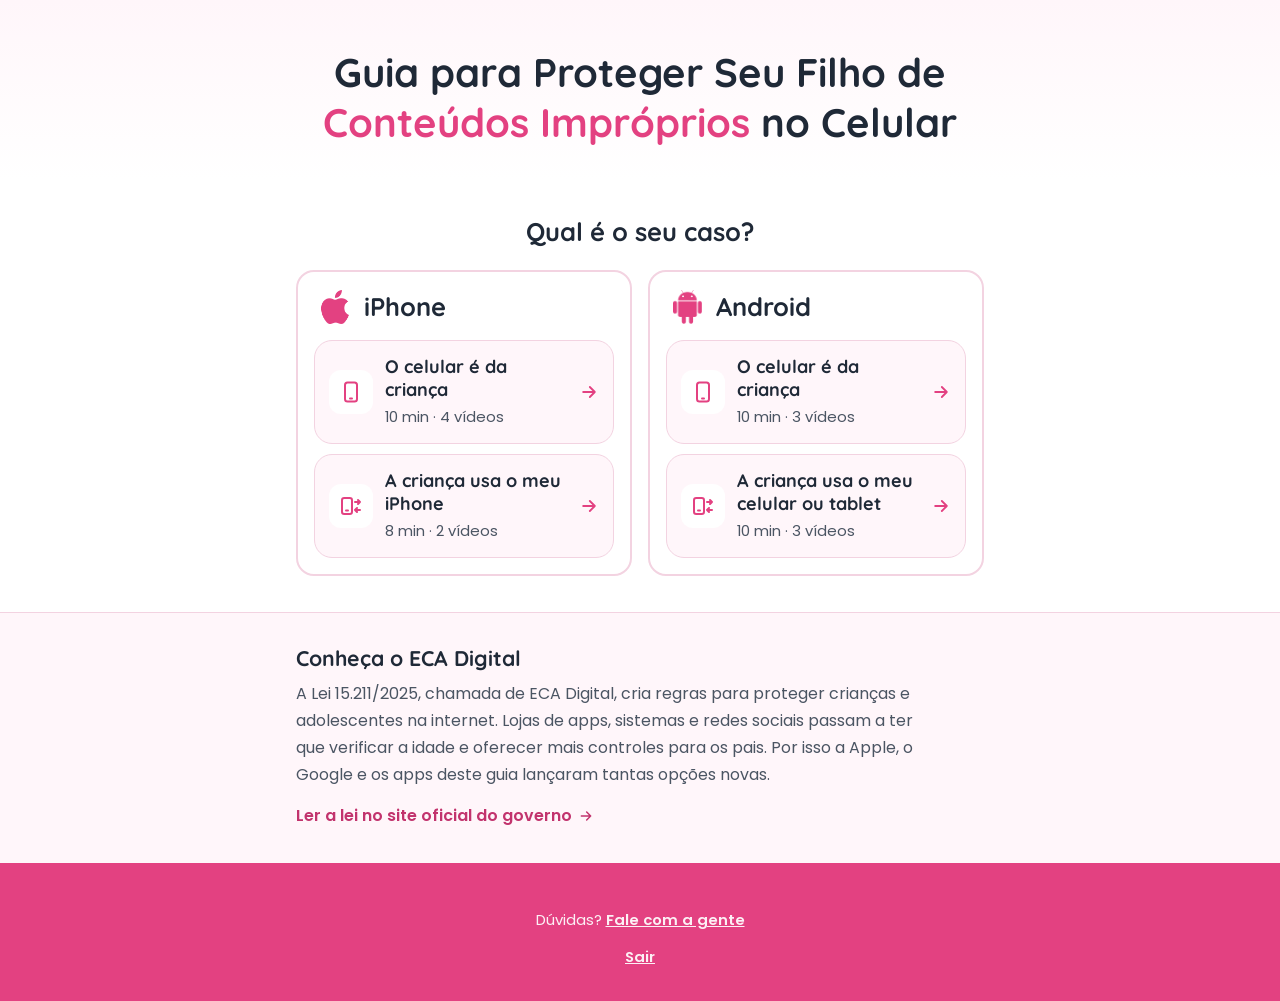
<file: public/index.html>
<!doctype html>
<html lang="pt-BR">
  <head>
    <meta charset="UTF-8" />
    <meta name="viewport" content="width=device-width, initial-scale=1.0" />
    <meta name="robots" content="noindex, nofollow" />
    <meta name="theme-color" content="#E34181" />
    <title>Guia para Proteger Seu Filho de Conteúdos Impróprios no Celular</title>

    <script>
      document.documentElement.classList.add("js");
    </script>

    <link rel="preconnect" href="https://fonts.googleapis.com" />
    <link rel="preconnect" href="https://fonts.gstatic.com" crossorigin />
    <link
      href="https://fonts.googleapis.com/css2?family=Quicksand:wght@500;600;700&family=Poppins:wght@400;500;600&display=swap"
      rel="stylesheet"
    />
    <link rel="stylesheet" href="styles.css?v=7" />
  </head>

  <body>
    <svg width="0" height="0" style="position: absolute" aria-hidden="true">
      <symbol id="i-celular" viewBox="0 0 24 24" fill="none" stroke="currentColor" stroke-width="2" stroke-linecap="round" stroke-linejoin="round">
        <rect x="6" y="2.5" width="12" height="19" rx="2.5" /><path d="M11 18.5h2" />
      </symbol>
      <symbol id="i-emprestado" viewBox="0 0 24 24" fill="none" stroke="currentColor" stroke-width="2" stroke-linecap="round" stroke-linejoin="round">
        <rect x="3" y="4" width="10" height="16" rx="2.2" /><path d="M7 16.5h2" /><path d="M16 8h5m0 0-2-2m2 2-2 2" /><path d="M21 16h-5m0 0 2-2m-2 2 2 2" />
      </symbol>
      <symbol id="i-escudo-mais" viewBox="0 0 24 24" fill="none" stroke="currentColor" stroke-width="2" stroke-linecap="round" stroke-linejoin="round">
        <path d="M12 2.5 4 5.5v6c0 5 3.4 8.7 8 10 4.6-1.3 8-5 8-10v-6l-8-3z" /><path d="M12 9v6M9 12h6" />
      </symbol>
      <symbol id="i-voltar" viewBox="0 0 24 24" fill="none" stroke="currentColor" stroke-width="2.2" stroke-linecap="round" stroke-linejoin="round">
        <path d="M15 18l-6-6 6-6" />
      </symbol>
      <symbol id="i-video" viewBox="0 0 24 24" fill="none" stroke="currentColor" stroke-width="2" stroke-linecap="round" stroke-linejoin="round">
        <rect x="3" y="5" width="13" height="14" rx="2.5" /><path d="m16 10 5-3v10l-5-3" />
      </symbol>
      <symbol id="i-cadeado" viewBox="0 0 24 24" fill="none" stroke="currentColor" stroke-width="2" stroke-linecap="round" stroke-linejoin="round">
        <rect x="4.5" y="10.5" width="15" height="10.5" rx="2.5" /><path d="M8 10.5V7.5a4 4 0 0 1 8 0v3" />
      </symbol>
      <symbol id="i-check" viewBox="0 0 24 24" fill="none" stroke="currentColor" stroke-width="2.6" stroke-linecap="round" stroke-linejoin="round">
        <path d="M5 12.5l4.5 4.5L19 7.5" />
      </symbol>
      <symbol id="i-baixo" viewBox="0 0 24 24" fill="none" stroke="currentColor" stroke-width="2.2" stroke-linecap="round" stroke-linejoin="round">
        <path d="m6 9 6 6 6-6" />
      </symbol>
      <symbol id="i-direita" viewBox="0 0 24 24" fill="none" stroke="currentColor" stroke-width="2.2" stroke-linecap="round" stroke-linejoin="round">
        <path d="M5 12h14m0 0-6-6m6 6-6 6" />
      </symbol>
      <symbol id="i-info" viewBox="0 0 24 24" fill="none" stroke="currentColor" stroke-width="2" stroke-linecap="round" stroke-linejoin="round">
        <circle cx="12" cy="12" r="9" /><path d="M12 11v5M12 8h.01" />
      </symbol>
      <symbol id="i-alerta" viewBox="0 0 24 24" fill="none" stroke="currentColor" stroke-width="2" stroke-linecap="round" stroke-linejoin="round">
        <path d="M10.3 3.9 2.4 18a2 2 0 0 0 1.7 3h15.8a2 2 0 0 0 1.7-3L13.7 3.9a2 2 0 0 0-3.4 0z" /><path d="M12 9v4M12 17h.01" />
      </symbol>
      <symbol id="i-conversa" viewBox="0 0 24 24" fill="none" stroke="currentColor" stroke-width="2" stroke-linecap="round" stroke-linejoin="round">
        <path d="M21 12a8 8 0 0 1-11.6 7.1L4 20.5l1.4-5A8 8 0 1 1 21 12z" />
      </symbol>
      <symbol id="i-lista" viewBox="0 0 24 24" fill="none" stroke="currentColor" stroke-width="2" stroke-linecap="round" stroke-linejoin="round">
        <path d="M9 6h11M9 12h11M9 18h11" /><path d="m3.5 6 1 1 2-2M3.5 12l1 1 2-2M3.5 18l1 1 2-2" />
      </symbol>
    </svg>

    <main id="inicio">
      <!-- Abertura -->
      <section class="abertura">
        <div class="container">
          <h1>Guia para Proteger Seu Filho de <em>Conteúdos Impróprios</em> no Celular</h1>
        </div>
      </section>

      <!-- Escolha do cenário -->
      <section class="secao" id="escolha">
        <div class="container">
          <div class="secao-titulo">
            <h2>Qual é o seu caso?</h2>
          </div>

          <div class="plataformas">
            <div class="plataforma-grupo">
              <div class="plataforma-topo">
                <span class="logo logo-apple" aria-hidden="true"></span>
                <h3>iPhone</h3>
              </div>
              <a class="cenario-card opcao" href="#iphone-crianca" aria-current="false">
                <span class="aparelho"><svg aria-hidden="true"><use href="#i-celular" /></svg></span>
                <span class="opcao-texto">
                  <strong>O celular é da criança</strong>
                  <span class="meta">10 min · 4 vídeos</span>
                </span>
                <span class="feito-tag">Concluído</span>
                <svg class="opcao-seta" aria-hidden="true"><use href="#i-direita" /></svg>
              </a>
              <a class="cenario-card opcao" href="#iphone-emprestado" aria-current="false">
                <span class="aparelho"><svg aria-hidden="true"><use href="#i-emprestado" /></svg></span>
                <span class="opcao-texto">
                  <strong>A criança usa o meu iPhone</strong>
                  <span class="meta">8 min · 2 vídeos</span>
                </span>
                <span class="feito-tag">Concluído</span>
                <svg class="opcao-seta" aria-hidden="true"><use href="#i-direita" /></svg>
              </a>
            </div>

            <div class="plataforma-grupo">
              <div class="plataforma-topo">
                <span class="logo logo-android" aria-hidden="true"></span>
                <h3>Android</h3>
              </div>
              <a class="cenario-card opcao" href="#android-crianca" aria-current="false">
                <span class="aparelho"><svg aria-hidden="true"><use href="#i-celular" /></svg></span>
                <span class="opcao-texto">
                  <strong>O celular é da criança</strong>
                  <span class="meta">10 min · 3 vídeos</span>
                </span>
                <span class="feito-tag">Concluído</span>
                <svg class="opcao-seta" aria-hidden="true"><use href="#i-direita" /></svg>
              </a>
              <a class="cenario-card opcao" href="#android-emprestado" aria-current="false">
                <span class="aparelho"><svg aria-hidden="true"><use href="#i-emprestado" /></svg></span>
                <span class="opcao-texto">
                  <strong>A criança usa o meu celular ou tablet</strong>
                  <span class="meta">10 min · 3 vídeos</span>
                </span>
                <span class="feito-tag">Concluído</span>
                <svg class="opcao-seta" aria-hidden="true"><use href="#i-direita" /></svg>
              </a>
            </div>
          </div>

          <!-- Temporariamente fora do ar: Proteções extras -->
          <a class="cenario-card extras" href="#extras" aria-current="false" hidden>
            <span class="feito-tag">Concluído</span>
            <span class="aparelho"><svg aria-hidden="true"><use href="#i-escudo-mais" /></svg></span>
            <div>
              <span class="rotulo">Opcional</span>
              <h3>Proteções extras</h3>
              <span class="meta">20 min · 6 vídeos</span>
            </div>
          </a>
        </div>
      </section>

      <!-- CENÁRIO 1 — iPhone da criança -->
      <section class="cenario" id="iphone-crianca" aria-labelledby="t-c1">
        <div class="container">
          <div class="cenario-cabecalho">
            <a class="voltar" href="#escolha"><svg aria-hidden="true"><use href="#i-voltar" /></svg>Trocar cenário</a>
            <p class="rotulo"><span class="logo logo-apple" aria-hidden="true"></span>iPhone</p>
            <h2 id="t-c1">Celular da criança</h2>
          </div>

          <div class="progresso">
            <div class="progresso-topo"><span class="conta">0 de 4 tarefas</span></div>
            <div class="barra" role="progressbar" aria-label="Progresso" aria-valuemin="0" aria-valuemax="100" aria-valuenow="0"><span></span></div>
          </div>

          <nav class="caixa protegido" aria-label="Vídeos">
            <h3><svg aria-hidden="true"><use href="#i-video" /></svg>Passo a passo</h3>
            <ol class="indice">
              <li><a href="#c1-t1"><span class="ind-num">1</span><span>Configurar o iPhone como celular de criança</span></a></li>
              <li><a href="#c1-t2"><span class="ind-num">2</span><span>Bloquear sites adultos e apps impróprios</span></a></li>
              <li><a href="#c1-t3"><span class="ind-num">3</span><span>Desfocar nudez em mensagens e fotos</span></a></li>
              <li><a href="#c1-t4"><span class="ind-num">4</span><span>Deixar no YouTube só vídeos aprovados</span></a></li>
            </ol>
          </nav>

          <div class="tarefas">
            <article class="tarefa" id="c1-t1" data-id="c1-t1" data-nome="Configurar o iPhone como celular de criança">
              <div class="tarefa-topo">
                <span class="tarefa-num">1</span>
                <h3>Configurar o iPhone como celular de criança</h3>
              </div>
              <div class="tarefa-corpo">
                <div class="video" data-video-id="3VMVLfh3ElU" data-titulo="Configurar o iPhone como celular de criança"></div>
                <div>
                  <div class="trilha"><span>Ajustes</span><i>›</i><span>Tempo de Uso</span></div>
                  <ol class="passos">
                    <li>Toque em <strong>Gerenciar o Tempo de Uso</strong> e ative <strong>Atividade em Apps e Sites</strong>.</li>
                    <li>Toque em <strong>Bloquear Ajustes do Tempo de Uso</strong> e crie um código só seu.</li>
                    <li>Coloque o seu Apple ID. Ele recupera o código se você esquecer.</li>
                  </ol>
                  <div class="aviso">
                    <svg aria-hidden="true"><use href="#i-alerta" /></svg>
                    <span>Não use a senha do celular como código.</span>
                  </div>
                  <button class="btn-feito" type="button" aria-pressed="false">
                    <svg aria-hidden="true"><use href="#i-check" /></svg><span class="txt">Marcar como feito</span>
                  </button>
                </div>
              </div>
            </article>

            <article class="tarefa" id="c1-t2" data-id="c1-t2" data-nome="Bloquear sites adultos e apps impróprios" data-requer="c1-t1">
              <div class="tarefa-topo">
                <span class="tarefa-num">2</span>
                <h3>Bloquear sites adultos e apps impróprios</h3>
              </div>
              <div class="tarefa-corpo">
                <div class="video" data-video-id="_JHBM7h74x4" data-titulo="Bloquear sites adultos e apps impróprios"></div>
                <div>
                  <div class="trilha"><span>Tempo de Uso</span><i>›</i><span>Apps e Sites</span><i>›</i><span>Restrições</span></div>
                  <ol class="passos">
                    <li>Em <strong>Sites › Filtragem</strong>, escolha <strong>Limitar Sites Adultos</strong>.</li>
                    <li>Em <strong>Idade</strong>, escolha <strong>12</strong>.</li>
                    <li>Teste: busque um site adulto no Safari. Deve bloquear.</li>
                  </ol>
                  <div class="aviso info">
                    <svg aria-hidden="true"><use href="#i-info" /></svg>
                    <span>Por que 12? Com menos, o iPhone bloqueia o YouTube Kids. Apps para maiores de 12 continuam bloqueados.</span>
                  </div>
                  <button class="btn-feito" type="button" aria-pressed="false">
                    <svg aria-hidden="true"><use href="#i-check" /></svg><span class="txt">Marcar como feito</span>
                  </button>
                </div>
              </div>
            </article>

            <article class="tarefa" id="c1-t3" data-id="c1-t3" data-nome="Desfocar nudez em mensagens e fotos" data-requer="c1-t1">
              <div class="tarefa-topo">
                <span class="tarefa-num">3</span>
                <h3>Desfocar nudez em mensagens e fotos</h3>
              </div>
              <div class="tarefa-corpo">
                <div class="video" data-video-id="BdmOivimJjI" data-titulo="Desfocar nudez em mensagens e fotos"></div>
                <div>
                  <div class="trilha"><span>Ajustes</span><i>›</i><span>Tempo de Uso</span><i>›</i><span>Segurança de Comunicação</span></div>
                  <ol class="passos">
                    <li>Ligue a chave. Fotos com nudez passam a chegar borradas.</li>
                  </ol>
                  <button class="btn-feito" type="button" aria-pressed="false">
                    <svg aria-hidden="true"><use href="#i-check" /></svg><span class="txt">Marcar como feito</span>
                  </button>
                </div>
              </div>
            </article>

            <article class="tarefa" id="c1-t4" data-id="c1-t4" data-nome="Deixar no YouTube só vídeos aprovados">
              <div class="tarefa-topo">
                <span class="tarefa-num">4</span>
                <h3>Deixar no YouTube só vídeos aprovados</h3>
              </div>
              <div class="tarefa-corpo">
                <div class="video" data-video-id="5tdQHCy8U8w" data-titulo="Deixar no YouTube só vídeos aprovados"></div>
                <div>
                  <div class="trilha"><span>App Store</span><i>›</i><span>YouTube Kids</span></div>
                  <ol class="passos">
                    <li>Baixe e abra o <strong>YouTube Kids</strong> na App Store.</li>
                    <li>Toque em <strong>Pular</strong> e entre com o <strong>seu</strong> e-mail.</li>
                    <li>Crie o perfil da criança e, na idade, deslize até <strong>Aprovar conteúdo por conta própria</strong>.</li>
                    <li>Toque em <strong>Selecionar</strong>, no <strong>+</strong> dos canais que você confia e em <strong>Concluído</strong>.</li>
                  </ol>
                  <div class="aviso info">
                    <svg aria-hidden="true"><use href="#i-info" /></svg>
                    <span>Já fez em outro celular? Entre com o mesmo e-mail e escolha o perfil da criança.</span>
                  </div>
                  <button class="btn-feito" type="button" aria-pressed="false">
                    <svg aria-hidden="true"><use href="#i-check" /></svg><span class="txt">Marcar como feito</span>
                  </button>
                </div>
              </div>
            </article>
          </div>

          <div class="caixa checklist">
            <h3><svg aria-hidden="true"><use href="#i-lista" /></svg>Teste se funcionou</h3>
            <label class="teste"><input type="checkbox" data-id="c1-c1" /><span>Pesquise um termo adulto no Safari. Deve bloquear.</span></label>
            <label class="teste"><input type="checkbox" data-id="c1-c2" /><span>Faça o mesmo em outro navegador instalado, se houver.</span></label>
            <label class="teste"><input type="checkbox" data-id="c1-c3" /><span>Abra o YouTube. Só deve aparecer conteúdo aprovado.</span></label>
            <label class="teste"><input type="checkbox" data-id="c1-c4" /><span>Abra a App Store. Os apps devem estar limitados pela idade.</span></label>
          </div>

          <div class="caixa conversa">
            <h3><svg aria-hidden="true"><use href="#i-conversa" /></svg>O que isso não resolve sozinho</h3>
            <p>Nenhum filtro é 100% infalível. Combine com a criança:</p>
            <p class="fala">“Se aparecer alguma coisa estranha na tela, você não fez nada de errado. É só me mostrar.”</p>
          </div>

          <div class="parabens" role="status">
            <h3>iPhone protegido!</h3>
          </div>

          <div class="proximo" hidden>
            <a class="btn" href="#extras">Ver proteções extras<svg aria-hidden="true"><use href="#i-direita" /></svg></a>
          </div>
        </div>
      </section>

      <!-- CENÁRIO 2 — iPhone dos pais emprestado -->
      <section class="cenario" id="iphone-emprestado" aria-labelledby="t-c2">
        <div class="container">
          <div class="cenario-cabecalho">
            <a class="voltar" href="#escolha"><svg aria-hidden="true"><use href="#i-voltar" /></svg>Trocar cenário</a>
            <p class="rotulo"><span class="logo logo-apple" aria-hidden="true"></span>iPhone</p>
            <h2 id="t-c2">Celular dos pais emprestado</h2>
          </div>

          <div class="progresso">
            <div class="progresso-topo"><span class="conta">0 de 2 tarefas</span></div>
            <div class="barra" role="progressbar" aria-label="Progresso" aria-valuemin="0" aria-valuemax="100" aria-valuenow="0"><span></span></div>
          </div>

          <nav class="caixa protegido" aria-label="Vídeos">
            <h3><svg aria-hidden="true"><use href="#i-video" /></svg>Passo a passo</h3>
            <ol class="indice">
              <li><a href="#c2-t1"><span class="ind-num">1</span><span>Deixar no YouTube só vídeos aprovados</span></a></li>
              <li><a href="#c2-t2"><span class="ind-num">2</span><span>Travar a criança em um só app</span></a></li>
            </ol>
          </nav>

          <div class="tarefas">
            <article class="tarefa" id="c2-t1" data-id="c2-t1" data-nome="Deixar no YouTube só vídeos aprovados">
              <div class="tarefa-topo">
                <span class="tarefa-num">1</span>
                <h3>Deixar no YouTube só vídeos aprovados</h3>
              </div>
              <div class="tarefa-corpo">
                <div class="video" data-video-id="5tdQHCy8U8w" data-titulo="Deixar no YouTube só vídeos aprovados"></div>
                <div>
                  <div class="trilha"><span>App Store</span><i>›</i><span>YouTube Kids</span></div>
                  <ol class="passos">
                    <li>Baixe e abra o <strong>YouTube Kids</strong> na App Store.</li>
                    <li>Toque em <strong>Pular</strong> e entre com o <strong>seu</strong> e-mail.</li>
                    <li>Crie o perfil da criança e, na idade, deslize até <strong>Aprovar conteúdo por conta própria</strong>.</li>
                    <li>Toque em <strong>Selecionar</strong>, no <strong>+</strong> dos canais que você confia e em <strong>Concluído</strong>.</li>
                  </ol>
                  <div class="aviso info">
                    <svg aria-hidden="true"><use href="#i-info" /></svg>
                    <span>A criança vai usar o seu celular: arrume o YouTube Kids nele também. Já fez em outro celular? Entre com o mesmo e-mail e escolha o perfil da criança.</span>
                  </div>
                  <button class="btn-feito" type="button" aria-pressed="false">
                    <svg aria-hidden="true"><use href="#i-check" /></svg><span class="txt">Marcar como feito</span>
                  </button>
                </div>
              </div>
            </article>

            <article class="tarefa" id="c2-t2" data-id="c2-t2" data-nome="Travar a criança em um só app" data-requer="c2-t1">
              <div class="tarefa-topo">
                <span class="tarefa-num">2</span>
                <h3>Travar a criança em um só app</h3>
              </div>
              <div class="tarefa-corpo">
                <div class="video" data-video-id="6VrLh6TAcOQ" data-titulo="Travar a criança em um só app"></div>
                <div>
                  <div class="trilha"><span>Ajustes</span><i>›</i><span>Acessibilidade</span><i>›</i><span>Acesso Guiado</span></div>
                  <ol class="passos">
                    <li>Ligue o <strong>Acesso Guiado</strong> e, em <strong>Ajustes de Código</strong>, crie um código só seu.</li>
                    <li>Abra o YouTube Kids, aperte o <strong>botão lateral 3 vezes</strong> e toque em <strong>Iniciar</strong>.</li>
                    <li>Para liberar: botão lateral 3 vezes + código.</li>
                  </ol>
                  <button class="btn-feito" type="button" aria-pressed="false">
                    <svg aria-hidden="true"><use href="#i-check" /></svg><span class="txt">Marcar como feito</span>
                  </button>
                </div>
              </div>
            </article>
          </div>

          <div class="caixa checklist">
            <h3><svg aria-hidden="true"><use href="#i-lista" /></svg>Teste se funcionou</h3>
            <label class="teste"><input type="checkbox" data-id="c2-c1" /><span>Tente sair do app. Não deve sair sem o código.</span></label>
          </div>

          <div class="caixa conversa">
            <h3><svg aria-hidden="true"><use href="#i-conversa" /></svg>O que isso não resolve sozinho</h3>
            <p>O Acesso Guiado não filtra o que aparece dentro do app. Use um app já configurado, como o YouTube Kids, nunca o YouTube comum.</p>
          </div>

          <div class="parabens" role="status">
            <h3>Pronto para emprestar!</h3>
          </div>

          <div class="proximo" hidden>
            <a class="btn" href="#extras">Ver proteções extras<svg aria-hidden="true"><use href="#i-direita" /></svg></a>
          </div>
        </div>
      </section>

      <!-- CENÁRIO 3 — Android da criança -->
      <section class="cenario" id="android-crianca" aria-labelledby="t-c3">
        <div class="container">
          <div class="cenario-cabecalho">
            <a class="voltar" href="#escolha"><svg aria-hidden="true"><use href="#i-voltar" /></svg>Trocar cenário</a>
            <p class="rotulo"><span class="logo logo-android" aria-hidden="true"></span>Android</p>
            <h2 id="t-c3">Celular da criança</h2>
          </div>

          <div class="progresso">
            <div class="progresso-topo"><span class="conta">0 de 3 tarefas</span></div>
            <div class="barra" role="progressbar" aria-label="Progresso" aria-valuemin="0" aria-valuemax="100" aria-valuenow="0"><span></span></div>
          </div>

          <nav class="caixa protegido" aria-label="Vídeos">
            <h3><svg aria-hidden="true"><use href="#i-video" /></svg>Passo a passo</h3>
            <ol class="indice">
              <li><a href="#c3-t1"><span class="ind-num">1</span><span>Conectar o celular da criança ao seu</span></a></li>
              <li><a href="#c3-t2"><span class="ind-num">2</span><span>Bloquear sites adultos e apps impróprios</span></a></li>
              <li><a href="#c3-t3"><span class="ind-num">3</span><span>Deixar no YouTube só vídeos aprovados</span></a></li>
            </ol>
          </nav>

          <div class="tarefas">
            <article class="tarefa" id="c3-t1" data-id="c3-t1" data-nome="Conectar o celular da criança ao seu">
              <div class="tarefa-topo">
                <span class="tarefa-num">1</span>
                <h3>Conectar o celular da criança ao seu</h3>
              </div>
              <div class="tarefa-corpo">
                <div class="video" data-video-id="ZHa3wHD7b0M" data-titulo="Conectar o celular da criança ao seu"></div>
                <div>
                  <div class="trilha"><span>Configurações</span><i>›</i><span>Google</span><i>›</i><span>Controles da família</span></div>
                  <ol class="passos">
                    <li>No <strong>seu</strong> celular, baixe o <strong>Family Link</strong> e entre com a sua conta Google.</li>
                    <li>O celular da criança está com e-mail de adulto? No Family Link, toque em <strong>Adicionar criança</strong> e, no celular dela, troque para a conta nova.</li>
                    <li>No celular da <strong>criança</strong>, toque em <strong>Vamos começar</strong> e escolha a conta dela.</li>
                    <li>Entre com a sua conta para aprovar e confirme.</li>
                  </ol>
                  <div class="aviso info">
                    <svg aria-hidden="true"><use href="#i-info" /></svg>
                    <span>Deixe os dois celulares por perto.</span>
                  </div>
                  <button class="btn-feito" type="button" aria-pressed="false">
                    <svg aria-hidden="true"><use href="#i-check" /></svg><span class="txt">Marcar como feito</span>
                  </button>
                </div>
              </div>
            </article>

            <article class="tarefa" id="c3-t2" data-id="c3-t2" data-nome="Bloquear sites adultos e apps impróprios" data-requer="c3-t1">
              <div class="tarefa-topo">
                <span class="tarefa-num">2</span>
                <h3>Bloquear sites adultos e apps impróprios</h3>
              </div>
              <div class="tarefa-corpo">
                <div class="video" data-video-id="RIo34hPtCQY" data-titulo="Bloquear sites adultos e apps impróprios"></div>
                <div>
                  <div class="trilha"><span>Family Link</span><i>›</i><span>Nome da criança</span><i>›</i><span>Controles</span></div>
                  <ol class="passos">
                    <li>Em <strong>Chrome e Web</strong>, escolha <strong>Tentar bloquear sites explícitos</strong>.</li>
                    <li>Em <strong>Google Play</strong>, escolha a idade máxima.</li>
                    <li>Em <strong>Aprovação necessária para</strong>, escolha <strong>Todo o conteúdo</strong>.</li>
                    <li>Teste no celular da criança: busque um site adulto. Deve bloquear.</li>
                  </ol>
                  <button class="btn-feito" type="button" aria-pressed="false">
                    <svg aria-hidden="true"><use href="#i-check" /></svg><span class="txt">Marcar como feito</span>
                  </button>
                </div>
              </div>
            </article>

            <article class="tarefa" id="c3-t3" data-id="c3-t3" data-nome="Deixar no YouTube só vídeos aprovados">
              <div class="tarefa-topo">
                <span class="tarefa-num">3</span>
                <h3>Deixar no YouTube só vídeos aprovados</h3>
              </div>
              <div class="tarefa-corpo">
                <div class="video" data-video-id="X_w4y9_H9NI" data-titulo="Deixar no YouTube só vídeos aprovados"></div>
                <div>
                  <div class="trilha"><span>Play Store</span><i>›</i><span>YouTube Kids</span></div>
                  <ol class="passos">
                    <li>No celular da criança, instale o <strong>YouTube Kids</strong> pela Play Store e aprove o pedido no seu celular.</li>
                    <li>Toque em <strong>Pular</strong> e entre com o <strong>seu</strong> e-mail.</li>
                    <li>Crie o perfil da criança e, na idade, deslize até <strong>Aprovar conteúdo por conta própria</strong>.</li>
                    <li>Toque em <strong>Selecionar</strong>, no <strong>+</strong> dos canais que você confia e em <strong>Concluído</strong>.</li>
                  </ol>
                  <div class="aviso info">
                    <svg aria-hidden="true"><use href="#i-info" /></svg>
                    <span>Já fez em outro celular? Entre com o mesmo e-mail e escolha o perfil da criança.</span>
                  </div>
                  <button class="btn-feito" type="button" aria-pressed="false">
                    <svg aria-hidden="true"><use href="#i-check" /></svg><span class="txt">Marcar como feito</span>
                  </button>
                </div>
              </div>
            </article>
          </div>

          <div class="caixa checklist">
            <h3><svg aria-hidden="true"><use href="#i-lista" /></svg>Teste se funcionou</h3>
            <label class="teste"><input type="checkbox" data-id="c3-c1" /><span>Pesquise um termo adulto no Chrome. Deve bloquear.</span></label>
            <label class="teste"><input type="checkbox" data-id="c3-c2" /><span>Abra o YouTube. Só deve aparecer conteúdo aprovado.</span></label>
            <label class="teste"><input type="checkbox" data-id="c3-c3" /><span>Tente baixar um app para maiores. Deve pedir sua aprovação.</span></label>
          </div>

          <div class="caixa conversa">
            <h3><svg aria-hidden="true"><use href="#i-conversa" /></svg>O que isso não resolve sozinho</h3>
            <p>Nenhum filtro é 100% infalível. Combine com a criança:</p>
            <p class="fala">“Se aparecer alguma coisa estranha na tela, você não fez nada de errado. É só me mostrar.”</p>
          </div>

          <div class="parabens" role="status">
            <h3>Android protegido!</h3>
          </div>

          <div class="proximo" hidden>
            <a class="btn" href="#extras">Ver proteções extras<svg aria-hidden="true"><use href="#i-direita" /></svg></a>
          </div>
        </div>
      </section>

      <!-- CENÁRIO 4 — Android dos pais emprestado -->
      <section class="cenario" id="android-emprestado" aria-labelledby="t-c4">
        <div class="container">
          <div class="cenario-cabecalho">
            <a class="voltar" href="#escolha"><svg aria-hidden="true"><use href="#i-voltar" /></svg>Trocar cenário</a>
            <p class="rotulo"><span class="logo logo-android" aria-hidden="true"></span>Android</p>
            <h2 id="t-c4">Celular ou tablet dos pais emprestado</h2>
          </div>

          <div class="progresso">
            <div class="progresso-topo"><span class="conta">0 de 3 tarefas</span></div>
            <div class="barra" role="progressbar" aria-label="Progresso" aria-valuemin="0" aria-valuemax="100" aria-valuenow="0"><span></span></div>
          </div>

          <nav class="caixa protegido" aria-label="Vídeos">
            <h3><svg aria-hidden="true"><use href="#i-video" /></svg>Passo a passo</h3>
            <ol class="indice">
              <li><a href="#c4-t1"><span class="ind-num">1</span><span><span class="plataforma">Celular</span>Deixar no YouTube só vídeos aprovados</span></a></li>
              <li><a href="#c4-t2"><span class="ind-num">2</span><span><span class="plataforma">Celular</span>Travar a criança em um só app</span></a></li>
              <li><a href="#c4-t3"><span class="ind-num">3</span><span><span class="plataforma">Tablet</span>Criar um espaço infantil no tablet</span></a></li>
            </ol>
          </nav>

          <div class="tarefas">
            <article class="tarefa" id="c4-t1" data-id="c4-t1" data-nome="Deixar no YouTube só vídeos aprovados">
              <div class="tarefa-topo">
                <span class="tarefa-num">1</span>
                <h3><span class="plataforma">Celular</span>Deixar no YouTube só vídeos aprovados</h3>
              </div>
              <div class="tarefa-corpo">
                <div class="video" data-video-id="" data-titulo="Celular · Deixar no YouTube só vídeos aprovados"></div>
                <div>
                  <div class="trilha"><span>Play Store</span><i>›</i><span>YouTube Kids</span></div>
                  <ol class="passos">
                    <li>Baixe e abra o <strong>YouTube Kids</strong> na Play Store.</li>
                    <li>Toque em <strong>Pular</strong> e entre com o <strong>seu</strong> e-mail.</li>
                    <li>Crie o perfil da criança e, na idade, deslize até <strong>Aprovar conteúdo por conta própria</strong>.</li>
                    <li>Toque em <strong>Selecionar</strong>, no <strong>+</strong> dos canais que você confia e em <strong>Concluído</strong>.</li>
                  </ol>
                  <div class="aviso info">
                    <svg aria-hidden="true"><use href="#i-info" /></svg>
                    <span>A criança vai usar o seu celular: arrume o YouTube Kids nele também. Já fez em outro celular? Entre com o mesmo e-mail e escolha o perfil da criança.</span>
                  </div>
                  <button class="btn-feito" type="button" aria-pressed="false">
                    <svg aria-hidden="true"><use href="#i-check" /></svg><span class="txt">Marcar como feito</span>
                  </button>
                </div>
              </div>
            </article>

            <article class="tarefa" id="c4-t2" data-id="c4-t2" data-nome="Travar a criança em um só app" data-requer="c4-t1">
              <div class="tarefa-topo">
                <span class="tarefa-num">2</span>
                <h3><span class="plataforma">Celular</span>Travar a criança em um só app</h3>
              </div>
              <div class="tarefa-corpo">
                <div class="video" data-video-id="" data-titulo="Celular · Travar a criança em um só app"></div>
                <div>
                  <div class="trilha"><span>Configurações</span><i>›</i><span>Segurança</span><i>›</i><span>Fixar app</span></div>
                  <ol class="passos">
                    <li>Ligue <strong>Fixar app</strong> e <strong>Pedir PIN para desafixar</strong>.</li>
                    <li>Abra o YouTube Kids, vá em <strong>apps recentes</strong>, toque no ícone do app e em <strong>Fixar</strong>.</li>
                    <li>Para liberar: segure <strong>Voltar</strong> + <strong>Recentes</strong> e digite o PIN.</li>
                  </ol>
                  <div class="aviso">
                    <svg aria-hidden="true"><use href="#i-alerta" /></svg>
                    <span>Não achou? Busque “fixar” nas Configurações.</span>
                  </div>
                  <button class="btn-feito" type="button" aria-pressed="false">
                    <svg aria-hidden="true"><use href="#i-check" /></svg><span class="txt">Marcar como feito</span>
                  </button>
                </div>
              </div>
            </article>

            <article class="tarefa" id="c4-t3" data-id="c4-t3" data-nome="Criar um espaço infantil no tablet">
              <div class="tarefa-topo">
                <span class="tarefa-num">3</span>
                <h3><span class="plataforma">Tablet</span>Criar um espaço infantil no tablet</h3>
              </div>
              <div class="tarefa-corpo">
                <div class="video" data-video-id="" data-titulo="Tablet · Criar um espaço infantil no tablet"></div>
                <div>
                  <div class="trilha"><span>Configurações</span><i>›</i><span>Google</span><i>›</i><span>Kids Space</span></div>
                  <ol class="passos">
                    <li>Toque em <strong>Começar</strong> e escolha a conta da criança.</li>
                    <li>Escolha os apps, livros e vídeos liberados. Para sair, só com a sua senha.</li>
                  </ol>
                  <button class="btn-feito" type="button" aria-pressed="false">
                    <svg aria-hidden="true"><use href="#i-check" /></svg><span class="txt">Marcar como feito</span>
                  </button>
                </div>
              </div>
            </article>
          </div>

          <div class="caixa checklist">
            <h3><svg aria-hidden="true"><use href="#i-lista" /></svg>Teste se funcionou</h3>
            <label class="teste"><input type="checkbox" data-id="c4-c1" /><span>Com o app fixado, tente trocar de app. Não deve sair sem o PIN.</span></label>
          </div>

          <div class="caixa conversa">
            <h3><svg aria-hidden="true"><use href="#i-conversa" /></svg>O que isso não resolve sozinho</h3>
            <p>Fixar o app não filtra o que aparece dentro dele. Use um app já configurado, como o YouTube Kids.</p>
          </div>

          <div class="parabens" role="status">
            <h3>Pronto para emprestar!</h3>
          </div>

          <div class="proximo" hidden>
            <a class="btn" href="#extras">Ver proteções extras<svg aria-hidden="true"><use href="#i-direita" /></svg></a>
          </div>
        </div>
      </section>

      <!-- PROTEÇÕES EXTRAS -->
      <section class="cenario" id="extras" aria-labelledby="t-ex" hidden>
        <div class="container">
          <div class="cenario-cabecalho">
            <a class="voltar" href="#escolha"><svg aria-hidden="true"><use href="#i-voltar" /></svg>Trocar cenário</a>
            <p class="rotulo">Opcional</p>
            <h2 id="t-ex">Proteções extras</h2>
          </div>

          <div class="progresso">
            <div class="progresso-topo"><span class="conta">0 de 7 tarefas</span></div>
            <div class="barra" role="progressbar" aria-label="Progresso" aria-valuemin="0" aria-valuemax="100" aria-valuenow="0"><span></span></div>
          </div>

          <nav class="caixa protegido" aria-label="Vídeos">
            <h3><svg aria-hidden="true"><use href="#i-video" /></svg>Passo a passo</h3>
            <ol class="indice">
              <li><a href="#ex-t1"><span class="ind-num">1</span><span><span class="plataforma">Android</span>Filtrar sites adultos na internet</span></a></li>
              <li><a href="#ex-t2"><span class="ind-num">2</span><span><span class="plataforma">Android</span>Impedir apps de fora da loja</span></a></li>
              <li><a href="#ex-t3"><span class="ind-num">3</span><span><span class="plataforma">iPhone</span>Impedir a instalação de novos apps</span></a></li>
              <li><a href="#ex-t4"><span class="ind-num">4</span><span>Deixar a Alexa e o Google Assistente no modo infantil</span></a></li>
              <li><a href="#ex-t5"><span class="ind-num">5</span><span><span class="plataforma">iPhone</span>Bloquear apps de IA de personagem</span></a></li>
              <li><a href="#ex-t6"><span class="ind-num">6</span><span><span class="plataforma">Android</span>Bloquear apps de IA de personagem</span></a></li>
              <li><a href="#ex-t7"><span class="ind-num">7</span><span>Bloquear TikTok e Pinterest</span></a></li>
            </ol>
          </nav>

          <div class="tarefas">
            <article class="tarefa" id="ex-t1" data-id="ex-t1" data-nome="Filtrar sites adultos na internet">
              <div class="tarefa-topo">
                <span class="tarefa-num">1</span>
                <h3><span class="plataforma">Android</span>Filtrar sites adultos na internet</h3>
              </div>
              <div class="tarefa-corpo">
                <div class="video" data-video-id="" data-titulo="Android · Filtrar sites adultos na internet"></div>
                <div>
                  <div class="trilha"><span>Configurações</span><i>›</i><span>Rede e internet</span><i>›</i><span>DNS privado</span></div>
                  <ol class="passos">
                    <li>Escolha <strong>Nome do host do provedor</strong>.</li>
                    <li>Digite <strong>family-filter-dns.cleanbrowsing.org</strong> e toque em <strong>Salvar</strong>.</li>
                    <li>Teste: busque um site adulto no Chrome. Vale no Wi-Fi e no 4G.</li>
                  </ol>
                  <div class="aviso info">
                    <svg aria-hidden="true"><use href="#i-info" /></svg>
                    <span>Faça no Android que a criança usa: o dela ou o seu.</span>
                  </div>
                  <button class="btn-feito" type="button" aria-pressed="false">
                    <svg aria-hidden="true"><use href="#i-check" /></svg><span class="txt">Marcar como feito</span>
                  </button>
                </div>
              </div>
            </article>

            <article class="tarefa" id="ex-t2" data-id="ex-t2" data-nome="Impedir apps de fora da loja" data-requer="c3-t1">
              <div class="tarefa-topo">
                <span class="tarefa-num">2</span>
                <h3><span class="plataforma">Android</span>Impedir apps de fora da loja</h3>
              </div>
              <div class="tarefa-corpo">
                <div class="video" data-video-id="" data-titulo="Android · Impedir apps de fora da loja"></div>
                <div>
                  <div class="trilha"><span>Configurações</span><i>›</i><span>Apps</span><i>›</i><span>Acesso especial</span></div>
                  <ol class="passos">
                    <li>No celular da criança, em <strong>Instalar apps desconhecidos</strong>, deixe todos desligados.</li>
                    <li>No Family Link: <strong>Google Play</strong> › <strong>Aprovação necessária para</strong> › <strong>Todo o conteúdo</strong>.</li>
                  </ol>
                  <div class="aviso info">
                    <svg aria-hidden="true"><use href="#i-info" /></svg>
                    <span>Já fez “Bloquear sites adultos e apps impróprios”? O segundo passo já está feito.</span>
                  </div>
                  <button class="btn-feito" type="button" aria-pressed="false">
                    <svg aria-hidden="true"><use href="#i-check" /></svg><span class="txt">Marcar como feito</span>
                  </button>
                </div>
              </div>
            </article>

            <article class="tarefa" id="ex-t3" data-id="ex-t3" data-nome="Impedir a instalação de novos apps" data-requer="c1-t2">
              <div class="tarefa-topo">
                <span class="tarefa-num">3</span>
                <h3><span class="plataforma">iPhone</span>Impedir a instalação de novos apps</h3>
              </div>
              <div class="tarefa-corpo">
                <div class="video" data-video-id="" data-titulo="iPhone · Impedir a instalação de novos apps"></div>
                <div>
                  <div class="trilha"><span>Tempo de Uso</span><i>›</i><span>Apps e Sites</span><i>›</i><span>Restrições</span></div>
                  <ol class="passos">
                    <li>Desligue <strong>Instalar Apps</strong>.</li>
                  </ol>
                  <div class="aviso">
                    <svg aria-hidden="true"><use href="#i-alerta" /></svg>
                    <span>Baixe antes os apps que a criança vai usar.</span>
                  </div>
                  <button class="btn-feito" type="button" aria-pressed="false">
                    <svg aria-hidden="true"><use href="#i-check" /></svg><span class="txt">Marcar como feito</span>
                  </button>
                </div>
              </div>
            </article>

            <article class="tarefa" id="ex-t4" data-id="ex-t4" data-nome="Deixar a Alexa e o Google Assistente no modo infantil">
              <div class="tarefa-topo">
                <span class="tarefa-num">4</span>
                <h3>Deixar a Alexa e o Google Assistente no modo infantil</h3>
              </div>
              <div class="tarefa-corpo">
                <div class="video" data-video-id="" data-titulo="Deixar a Alexa e o Google Assistente no modo infantil"></div>
                <div>
                  <ol class="passos">
                    <li><strong>Google Assistente:</strong> no Family Link, toque em <strong>Controles › Google Assistente</strong> e desligue o que a criança não deve usar. Precisa do celular da criança conectado ao seu.</li>
                    <li><strong>Alexa:</strong> no app Alexa, ative o <strong>Amazon Kids</strong>.</li>
                  </ol>
                  <button class="btn-feito" type="button" aria-pressed="false">
                    <svg aria-hidden="true"><use href="#i-check" /></svg><span class="txt">Marcar como feito</span>
                  </button>
                </div>
              </div>
            </article>

            <article class="tarefa" id="ex-t5" data-id="ex-t5" data-nome="Bloquear apps de IA de personagem" data-requer="c1-t1">
              <div class="tarefa-topo">
                <span class="tarefa-num">5</span>
                <h3><span class="plataforma">iPhone</span>Bloquear apps de IA de personagem</h3>
              </div>
              <div class="tarefa-corpo">
                <div class="video" data-video-id="" data-titulo="iPhone · Bloquear apps de IA de personagem"></div>
                <div>
                  <div class="trilha"><span>Tempo de Uso</span><i>›</i><span>Apps e Sites</span></div>
                  <ol class="passos">
                    <li>Busque o app (ex.: Character.AI) e toque nele.</li>
                    <li>Toque em <strong>Bloquear App</strong>. Ele só abre com o seu código.</li>
                  </ol>
                  <button class="btn-feito" type="button" aria-pressed="false">
                    <svg aria-hidden="true"><use href="#i-check" /></svg><span class="txt">Marcar como feito</span>
                  </button>
                </div>
              </div>
            </article>

            <article class="tarefa" id="ex-t6" data-id="ex-t6" data-nome="Bloquear apps de IA de personagem" data-requer="c3-t1">
              <div class="tarefa-topo">
                <span class="tarefa-num">6</span>
                <h3><span class="plataforma">Android</span>Bloquear apps de IA de personagem</h3>
              </div>
              <div class="tarefa-corpo">
                <div class="video" data-video-id="" data-titulo="Android · Bloquear apps de IA de personagem"></div>
                <div>
                  <div class="trilha"><span>Family Link</span><i>›</i><span>Controles</span><i>›</i><span>Limites de apps</span></div>
                  <ol class="passos">
                    <li>Escolha o app (ex.: Character.AI) e toque em <strong>Bloquear</strong>.</li>
                    <li>No celular da criança, o app fica cinza.</li>
                  </ol>
                  <button class="btn-feito" type="button" aria-pressed="false">
                    <svg aria-hidden="true"><use href="#i-check" /></svg><span class="txt">Marcar como feito</span>
                  </button>
                </div>
              </div>
            </article>

            <article class="tarefa" id="ex-t7" data-id="ex-t7" data-nome="Bloquear TikTok e Pinterest">
              <div class="tarefa-topo">
                <span class="tarefa-num">7</span>
                <h3>Bloquear TikTok e Pinterest</h3>
              </div>
              <div class="tarefa-corpo sem-video">
                <div>
                  <ol class="passos">
                    <li>Repita o vídeo “Bloquear apps de IA de personagem” do seu aparelho, escolhendo <strong>TikTok</strong> e <strong>Pinterest</strong>.</li>
                  </ol>
                  <div class="aviso info">
                    <svg aria-hidden="true"><use href="#i-info" /></svg>
                    <span>A Meta AI, dentro do WhatsApp e do Instagram, não pode ser desligada sozinha. A saída é controlar o acesso a esses apps.</span>
                  </div>
                  <button class="btn-feito" type="button" aria-pressed="false">
                    <svg aria-hidden="true"><use href="#i-check" /></svg><span class="txt">Marcar como feito</span>
                  </button>
                </div>
              </div>
            </article>
          </div>

          <div class="parabens" role="status">
            <h3>Proteção reforçada!</h3>
          </div>
        </div>
      </section>
    </main>

    <!-- Rodapé -->
    <!-- Conheça o ECA Digital -->
    <section class="eca" aria-labelledby="t-eca">
      <div class="container">
        <h2 id="t-eca">Conheça o ECA Digital</h2>
        <p>
          A Lei 15.211/2025, chamada de ECA Digital, cria regras para proteger
          crianças e adolescentes na internet. Lojas de apps, sistemas e redes
          sociais passam a ter que verificar a idade e oferecer mais controles
          para os pais. Por isso a Apple, o Google e os apps deste guia
          lançaram tantas opções novas.
        </p>
        <a class="eca-link" href="https://www.planalto.gov.br/ccivil_03/_ato2023-2026/2025/lei/l15211.htm" target="_blank" rel="noopener">
          Ler a lei no site oficial do governo
          <svg aria-hidden="true"><use href="#i-direita" /></svg>
        </a>
      </div>
    </section>

    <footer class="rodape">
      <div class="container">
        <p>Dúvidas? <a href="#">Fale com a gente</a></p>
        <p><a href="/sair">Sair</a></p>
      </div>
    </footer>

    <script src="app.js?v=5"></script>
  </body>
</html>
</file>
<file: styles.css>
/* ==========================================================
   Proteção Digital da Família — página do produto
   Paleta da marca: branco + rosa (#E34181)
   ========================================================== */

:root {
  /* Marca */
  --rosa: #e34181;
  --rosa-escuro: #c2336d; /* texto pequeno em rosa (contraste AA) */
  --rosa-claro: #fce4ef;
  --rosa-suave: #fff6fa;
  --branco: #ffffff;

  /* Neutros */
  --texto: #1f2937;
  --texto-suave: #4b5563;
  --borda: #f3d3e1;
  --borda-neutra: #e5e7eb;

  /* Estado "feito" */
  --verde: #16a34a;
  --verde-claro: #ecfdf3;

  /* Alerta */
  --ambar: #92400e;
  --ambar-claro: #fff7ed;

  --raio: 18px;
  --raio-sm: 12px;
  --sombra: 0 6px 24px rgba(227, 65, 129, 0.1);
  --sombra-forte: 0 12px 36px rgba(227, 65, 129, 0.18);

  --largura: 720px;
}

*,
*::before,
*::after {
  box-sizing: border-box;
}

html {
  font-size: 16px;
  scroll-behavior: smooth;
  scroll-padding-top: 72px;
}
@media (min-width: 768px) {
  html {
    font-size: 17px;
  }
}

body {
  margin: 0;
  background: var(--branco);
  color: var(--texto);
  font-family: "Poppins", system-ui, sans-serif;
  font-size: 1.0625rem;
  line-height: 1.7;
  -webkit-font-smoothing: antialiased;
}

h1,
h2,
h3,
h4,
.display {
  font-family: "Quicksand", system-ui, sans-serif;
  line-height: 1.25;
  margin: 0;
  text-wrap: balance;
}

p {
  margin: 0;
}

a {
  color: var(--rosa-escuro);
}

button {
  font: inherit;
  cursor: pointer;
}

.container {
  width: 100%;
  max-width: var(--largura);
  margin: 0 auto;
  padding: 0 16px;
}

.sr-only {
  position: absolute;
  width: 1px;
  height: 1px;
  overflow: hidden;
  clip: rect(0 0 0 0);
  white-space: nowrap;
}

/* ---------- Abertura ---------- */

.abertura {
  background: linear-gradient(180deg, var(--rosa-suave) 0%, var(--branco) 100%);
  padding: 36px 0 24px;
  text-align: center;
}
.abertura h1 {
  font-size: 1.75rem;
  font-weight: 700;
  color: var(--texto);
}
.abertura h1 em {
  font-style: normal;
  color: var(--rosa);
}
@media (min-width: 768px) {
  .abertura {
    padding: 48px 0 32px;
  }
  .abertura h1 {
    font-size: 2.35rem;
  }
}


/* ---------- Nota ECA Digital ---------- */

.nota {
  margin: 8px 0 0;
  border: 1px solid var(--borda);
  background: var(--rosa-suave);
  border-radius: var(--raio);
  overflow: hidden;
}
.nota summary {
  list-style: none;
  display: flex;
  align-items: center;
  gap: 12px;
  padding: 16px 18px;
  cursor: pointer;
  font-weight: 600;
}
.nota summary::-webkit-details-marker {
  display: none;
}
.nota summary .ico {
  width: 22px;
  height: 22px;
  color: var(--rosa);
  flex-shrink: 0;
}
.nota summary .seta {
  margin-left: auto;
  width: 20px;
  height: 20px;
  color: var(--rosa-escuro);
  transition: transform 0.2s ease;
  flex-shrink: 0;
}
.nota[open] summary .seta {
  transform: rotate(180deg);
}
.nota .nota-corpo {
  padding: 0 18px 18px 52px;
  color: var(--texto-suave);
  font-size: 1rem;
}
.nota .nota-corpo p + p {
  margin-top: 10px;
}

/* ---------- Títulos de seção ---------- */

.secao {
  padding: 36px 0;
}
.secao-titulo {
  text-align: center;
  margin-bottom: 22px;
}
.secao-titulo h2 {
  font-size: 1.5rem;
  font-weight: 700;
}

/* ---------- Escolha do cenário ---------- */

.cenarios {
  display: grid;
  grid-template-columns: 1fr 1fr;
  gap: 12px;
}
.cenario-card {
  position: relative;
  display: flex;
  flex-direction: column;
  gap: 6px;
  padding: 18px 14px 16px;
  border: 2px solid var(--borda);
  border-radius: var(--raio);
  background: var(--branco);
  text-decoration: none;
  color: var(--texto);
  transition:
    border-color 0.2s ease,
    box-shadow 0.2s ease,
    transform 0.2s ease;
}
.cenario-card:hover {
  border-color: var(--rosa);
  box-shadow: var(--sombra);
  transform: translateY(-2px);
}
.cenario-card[aria-current="true"] {
  border-color: var(--rosa);
  background: var(--rosa-suave);
  box-shadow: var(--sombra);
}
.cenario-card .aparelho {
  width: 44px;
  height: 44px;
  border-radius: 12px;
  background: var(--rosa-claro);
  color: var(--rosa);
  display: grid;
  place-items: center;
  margin-bottom: 4px;
}
.cenario-card .aparelho svg {
  width: 24px;
  height: 24px;
}
.cenario-card .rotulo {
  font-size: 0.8125rem;
  font-weight: 600;
  color: var(--rosa-escuro);
  text-transform: uppercase;
  letter-spacing: 0.04em;
}
.cenario-card h3 {
  font-size: 1.125rem;
  font-weight: 700;
}
.cenario-card .meta {
  font-size: 0.875rem;
  color: var(--texto-suave);
  margin-top: auto;
  padding-top: 4px;
}
.cenario-card .feito-tag {
  display: none;
  position: absolute;
  top: 12px;
  right: 12px;
  font-size: 0.75rem;
  font-weight: 600;
  color: var(--verde);
  background: var(--verde-claro);
  padding: 2px 8px;
  border-radius: 999px;
}
.cenario-card.completo .feito-tag {
  display: inline-block;
}
.cenario-card.extras {
  grid-column: 1 / -1;
  flex-direction: row;
  align-items: center;
  gap: 14px;
  border-style: dashed;
}
.cenario-card.extras .aparelho {
  margin-bottom: 0;
  flex-shrink: 0;
}
.cenario-card.extras .meta {
  margin-top: 2px;
  padding-top: 0;
}

/* ---------- Cenário (conteúdo) ---------- */

.js .cenario {
  display: none;
}
.js .cenario.ativo {
  display: block;
  animation: surgir 0.35s ease;
}
@keyframes surgir {
  from {
    opacity: 0;
    transform: translateY(8px);
  }
  to {
    opacity: 1;
    transform: none;
  }
}

.cenario {
  padding: 0 0 40px;
}

.cenario-cabecalho {
  padding: 28px 0 8px;
}
.voltar {
  display: inline-flex;
  align-items: center;
  gap: 6px;
  font-size: 0.9375rem;
  font-weight: 600;
  text-decoration: none;
  color: var(--rosa-escuro);
  margin-bottom: 12px;
}
.voltar svg {
  width: 18px;
  height: 18px;
}

.cenario-cabecalho .rotulo {
  font-size: 0.875rem;
  font-weight: 600;
  text-transform: uppercase;
  letter-spacing: 0.05em;
  color: var(--rosa-escuro);
}
.cenario-cabecalho h2 {
  font-size: 1.75rem;
  font-weight: 700;
  margin-top: 4px;
}

/* Barra de progresso */
.progresso {
  position: sticky;
  top: env(safe-area-inset-top, 0px);
  z-index: 10;
  background: var(--branco);
  padding: 12px 0;
  margin-top: 8px;
}
.progresso-topo {
  display: flex;
  justify-content: flex-start;
  font-size: 0.875rem;
  font-weight: 600;
  margin-bottom: 6px;
}
.progresso-topo .conta {
  color: var(--rosa-escuro);
}
.barra {
  height: 10px;
  background: var(--rosa-claro);
  border-radius: 999px;
  overflow: hidden;
}
.barra span {
  display: block;
  height: 100%;
  width: 0;
  background: var(--rosa);
  border-radius: inherit;
  transition:
    width 0.4s ease,
    background 0.3s ease;
}
.progresso.completo .barra span {
  background: var(--verde);
}
.progresso.completo .conta {
  color: var(--verde);
}

/* Caixa "o que será protegido" */
.caixa {
  border-radius: var(--raio);
  padding: 20px 20px;
  margin-top: 20px;
}
.caixa h3 {
  font-size: 1.125rem;
  font-weight: 700;
  display: flex;
  align-items: center;
  gap: 10px;
  margin-bottom: 12px;
}
.caixa h3 svg {
  width: 22px;
  height: 22px;
  flex-shrink: 0;
}
.caixa.protegido {
  background: var(--rosa-suave);
  border: 1px solid var(--borda);
}
.caixa.protegido h3 svg {
  color: var(--rosa);
}
.lista-check {
  list-style: none;
  margin: 0;
  padding: 0;
  display: grid;
  gap: 10px;
}
.lista-check li {
  position: relative;
  padding-left: 30px;
  font-size: 1rem;
}
.lista-check li::before {
  content: "";
  position: absolute;
  left: 0;
  top: 4px;
  width: 20px;
  height: 20px;
  border-radius: 50%;
  background: var(--rosa)
    url("data:image/svg+xml,%3Csvg xmlns='http://www.w3.org/2000/svg' viewBox='0 0 24 24' fill='none' stroke='white' stroke-width='3.2' stroke-linecap='round' stroke-linejoin='round'%3E%3Cpath d='M5 12.5l4.5 4.5L19 7.5'/%3E%3C/svg%3E")
    center / 13px no-repeat;
}
.lista-check strong {
  font-weight: 600;
}

/* Índice de vídeos do cenário */
.indice {
  list-style: none;
  margin: 0;
  padding: 0;
  display: grid;
  gap: 4px;
}
.indice a {
  display: flex;
  align-items: center;
  gap: 12px;
  padding: 8px 6px;
  border-radius: var(--raio-sm);
  text-decoration: none;
  color: var(--texto);
  font-size: 1rem;
  font-weight: 500;
  line-height: 1.4;
}
.indice a:hover {
  background: var(--branco);
}
.ind-num {
  flex-shrink: 0;
  width: 28px;
  height: 28px;
  border-radius: 9px;
  background: var(--rosa);
  color: var(--branco);
  font-family: "Quicksand", sans-serif;
  font-weight: 700;
  font-size: 0.9375rem;
  display: grid;
  place-items: center;
  transition: background 0.3s ease;
}
.indice a.feita .ind-num {
  background: var(--verde);
}
.indice a.feita > span:last-child {
  color: var(--texto-suave);
}

/* ---------- Tarefa (vídeo) ---------- */

.tarefas {
  display: grid;
  gap: 20px;
  margin-top: 28px;
}

.tarefa {
  border: 1px solid var(--borda);
  border-radius: var(--raio);
  background: var(--branco);
  box-shadow: var(--sombra);
  overflow: hidden;
  transition: border-color 0.3s ease;
}
.tarefa.feita {
  border-color: #b7e4c7;
}
.tarefa-topo {
  display: flex;
  align-items: center;
  gap: 14px;
  padding: 18px 18px 0;
}
.tarefa-num {
  flex-shrink: 0;
  width: 38px;
  height: 38px;
  border-radius: 12px;
  background: var(--rosa);
  color: var(--branco);
  font-family: "Quicksand", sans-serif;
  font-weight: 700;
  font-size: 1.125rem;
  display: grid;
  place-items: center;
  transition: background 0.3s ease;
}
.tarefa.feita .tarefa-num {
  background: var(--verde);
}
.tarefa-topo h3 {
  font-size: 1.1875rem;
  font-weight: 700;
}
.plataforma {
  display: inline-block;
  font-size: 0.75rem;
  font-weight: 600;
  padding: 1px 8px;
  border-radius: 999px;
  background: var(--rosa-claro);
  color: var(--rosa-escuro);
  margin-right: 6px;
  vertical-align: 1px;
}

.tarefa-corpo {
  padding: 16px 18px 18px;
  display: grid;
  gap: 18px;
}
@media (min-width: 680px) {
  .tarefa-corpo {
    grid-template-columns: 250px 1fr;
    align-items: start;
    gap: 22px;
  }
}

/* Vídeo vertical 9:16 */
.video {
  position: relative;
  width: 100%;
  max-width: 280px;
  margin: 0 auto;
  aspect-ratio: 9 / 16;
  border-radius: 16px;
  overflow: hidden;
  background: #111;
}
.video iframe {
  position: absolute;
  inset: 0;
  width: 100%;
  height: 100%;
  border: 0;
}
.video.pendente {
  background: linear-gradient(160deg, var(--rosa-claro) 0%, #f9c9dd 100%);
  display: grid;
  place-items: center;
  text-align: center;
  color: var(--rosa-escuro);
  padding: 20px;
}
.video.pendente .play {
  width: 64px;
  height: 64px;
  border-radius: 50%;
  background: var(--branco);
  display: grid;
  place-items: center;
  margin: 0 auto 12px;
  box-shadow: 0 6px 20px rgba(227, 65, 129, 0.25);
}
.video.pendente .play svg {
  width: 26px;
  height: 26px;
  color: var(--rosa);
  margin-left: 4px;
}
.video.pendente p {
  font-size: 0.875rem;
  font-weight: 600;
}

.trilha {
  display: flex;
  flex-wrap: wrap;
  align-items: center;
  gap: 4px 6px;
  font-size: 0.9375rem;
  margin-bottom: 16px;
}
.trilha span {
  background: #f6f7f9;
  border: 1px solid var(--borda-neutra);
  border-radius: 8px;
  padding: 2px 9px;
  font-weight: 500;
}
.trilha i {
  font-style: normal;
  color: var(--rosa);
  font-weight: 700;
}

.passos {
  margin: 0;
  padding: 0;
  list-style: none;
  counter-reset: passo;
  display: grid;
  gap: 12px;
}
.passos li {
  counter-increment: passo;
  position: relative;
  padding-left: 36px;
  font-size: 1rem;
}
.passos li::before {
  content: counter(passo);
  position: absolute;
  left: 0;
  top: 1px;
  width: 25px;
  height: 25px;
  border-radius: 50%;
  border: 2px solid var(--rosa);
  color: var(--rosa-escuro);
  font-family: "Quicksand", sans-serif;
  font-weight: 700;
  font-size: 0.8125rem;
  display: grid;
  place-items: center;
}
.passos strong {
  font-weight: 600;
}

.aviso {
  display: flex;
  gap: 10px;
  margin-top: 16px;
  padding: 12px 14px;
  border-radius: var(--raio-sm);
  background: var(--ambar-claro);
  color: var(--ambar);
  font-size: 0.9375rem;
  line-height: 1.6;
}
.aviso svg {
  width: 20px;
  height: 20px;
  flex-shrink: 0;
  margin-top: 2px;
}

.btn-feito {
  display: flex;
  align-items: center;
  justify-content: center;
  gap: 8px;
  width: 100%;
  margin-top: 18px;
  padding: 13px 18px;
  border-radius: 999px;
  border: 2px solid var(--rosa);
  background: var(--branco);
  color: var(--rosa-escuro);
  font-weight: 600;
  font-size: 1rem;
  transition:
    background 0.2s ease,
    color 0.2s ease,
    border-color 0.2s ease;
}
.btn-feito:hover {
  background: var(--rosa-suave);
}
.btn-feito svg {
  width: 20px;
  height: 20px;
}
.btn-feito[aria-pressed="true"] {
  background: var(--verde);
  border-color: var(--verde);
  color: var(--branco);
}

/* ---------- Checklist de confirmação ---------- */

.caixa.checklist {
  border: 2px solid var(--rosa);
  background: var(--branco);
  margin-top: 32px;
}
.caixa.checklist h3 svg {
  color: var(--rosa);
}
.teste {
  display: flex;
  align-items: flex-start;
  gap: 12px;
  padding: 12px 0;
  border-top: 1px solid var(--borda);
  cursor: pointer;
  font-size: 1rem;
}
.teste:first-of-type {
  border-top: 0;
}
.teste input {
  appearance: none;
  -webkit-appearance: none;
  flex-shrink: 0;
  width: 24px;
  height: 24px;
  margin: 2px 0 0;
  border: 2px solid var(--rosa);
  border-radius: 7px;
  background: var(--branco);
  cursor: pointer;
  transition: background 0.15s ease;
}
.teste input:checked {
  background: var(--verde)
    url("data:image/svg+xml,%3Csvg xmlns='http://www.w3.org/2000/svg' viewBox='0 0 24 24' fill='none' stroke='white' stroke-width='3.2' stroke-linecap='round' stroke-linejoin='round'%3E%3Cpath d='M5 12.5l4.5 4.5L19 7.5'/%3E%3C/svg%3E")
    center / 15px no-repeat;
  border-color: var(--verde);
}
.teste input:focus-visible {
  outline: 3px solid var(--rosa-claro);
  outline-offset: 2px;
}
.teste input:checked + span {
  color: var(--texto-suave);
}

/* ---------- Conversa / limites ---------- */

.caixa.conversa {
  background: var(--rosa-claro);
  margin-top: 20px;
}
.caixa.conversa h3 svg {
  color: var(--rosa-escuro);
}
.caixa.conversa p {
  font-size: 1rem;
}
.caixa.conversa p + p {
  margin-top: 10px;
}

.fala {
  margin: 14px 0 0;
  padding: 14px 16px;
  background: var(--branco);
  border-left: 4px solid var(--rosa);
  border-radius: 0 var(--raio-sm) var(--raio-sm) 0;
  font-style: italic;
  font-size: 1rem;
}


.proximo {
  margin-top: 28px;
  text-align: center;
}
.btn {
  display: inline-flex;
  align-items: center;
  justify-content: center;
  gap: 8px;
  padding: 14px 26px;
  border-radius: 999px;
  background: var(--rosa);
  color: var(--branco);
  font-weight: 600;
  text-decoration: none;
  box-shadow: 0 8px 24px rgba(227, 65, 129, 0.3);
  transition:
    background 0.2s ease,
    transform 0.2s ease;
}
.btn:hover {
  background: var(--rosa-escuro);
  transform: translateY(-1px);
}
.btn svg {
  width: 18px;
  height: 18px;
}
.proximo p {
  margin-top: 10px;
  font-size: 0.875rem;
  color: var(--texto-suave);
}

/* Parabéns */
.parabens {
  display: none;
  margin-top: 24px;
  padding: 22px 20px;
  border-radius: var(--raio);
  background: var(--verde-claro);
  border: 1px solid #b7e4c7;
  text-align: center;
}
.parabens.visivel {
  display: block;
  animation: surgir 0.4s ease;
}
.parabens h3 {
  color: var(--verde);
  font-size: 1.25rem;
  font-weight: 700;
}

/* ---------- Rodapé ---------- */

.rodape {
  background: var(--rosa);
  color: var(--branco);
  padding: 32px 0;
  text-align: center;
}
.rodape p {
  font-size: 0.875rem;
  opacity: 0.92;
  margin-top: 12px;
}
.rodape a {
  color: var(--branco);
  font-weight: 600;
}

/* ---------- Acessibilidade ---------- */

a:focus-visible,
button:focus-visible,
summary:focus-visible {
  outline: 3px solid var(--rosa);
  outline-offset: 3px;
  border-radius: 8px;
}

@media (prefers-reduced-motion: reduce) {
  *,
  *::before,
  *::after {
    animation: none !important;
    transition: none !important;
    scroll-behavior: auto !important;
  }
}

/* ---------- Tarefa sem vídeo ---------- */

@media (min-width: 680px) {
  .tarefa-corpo.sem-video {
    grid-template-columns: 1fr;
  }
}

.aviso.info {
  background: var(--rosa-suave);
  color: var(--texto);
}
.aviso.info svg {
  color: var(--rosa);
}

/* ---------- Pré-requisito (vídeo bloqueado) ---------- */

.tarefa.bloqueada .tarefa-corpo > :not(.trava) {
  display: none;
}
.tarefa.bloqueada .tarefa-num {
  background: #c9ccd3;
}
.tarefa.bloqueada .tarefa-topo h3 {
  color: var(--texto-suave);
}
.tarefa-corpo.sem-video .trava,
.tarefa-corpo .trava {
  grid-column: 1 / -1;
}

.trava {
  display: flex;
  flex-direction: column;
  align-items: center;
  text-align: center;
  gap: 10px;
  padding: 22px 18px;
  border: 2px dashed var(--borda);
  border-radius: var(--raio);
  background: var(--rosa-suave);
}
.trava-ico {
  width: 48px;
  height: 48px;
  border-radius: 50%;
  background: var(--branco);
  display: grid;
  place-items: center;
  color: var(--rosa);
  box-shadow: 0 4px 14px rgba(227, 65, 129, 0.15);
}
.trava-ico svg {
  width: 24px;
  height: 24px;
}
.trava-titulo {
  font-weight: 600;
  font-size: 1rem;
}
.trava-links {
  display: grid;
  gap: 8px;
}
.trava-links a {
  font-weight: 600;
  color: var(--rosa-escuro);
  font-size: 1rem;
  line-height: 1.4;
}
.trava-onde {
  display: block;
  font-size: 0.8125rem;
  color: var(--texto-suave);
  margin-top: 2px;
}
.btn-ja-fiz {
  margin-top: 4px;
  padding: 8px 16px;
  border-radius: 999px;
  border: 1px solid var(--borda);
  background: var(--branco);
  color: var(--texto-suave);
  font-size: 0.875rem;
  font-weight: 500;
}
.btn-ja-fiz:hover {
  color: var(--rosa-escuro);
  border-color: var(--rosa);
}

.indice a.bloqueada {
  color: var(--texto-suave);
}
.indice a.bloqueada .ind-num {
  background: #c9ccd3;
}

/* ---------- Escolha por aparelho ---------- */

[hidden] {
  display: none !important;
}

.logo {
  display: inline-block;
  flex-shrink: 0;
  background: var(--rosa);
  -webkit-mask: center / contain no-repeat;
  mask: center / contain no-repeat;
}
.logo-apple {
  -webkit-mask-image: url("apple.png");
  mask-image: url("apple.png");
}
.logo-android {
  -webkit-mask-image: url("android.png");
  mask-image: url("android.png");
}

.plataformas {
  display: grid;
  gap: 16px;
}
@media (min-width: 680px) {
  .plataformas {
    grid-template-columns: 1fr 1fr;
    align-items: start;
  }
}

.plataforma-grupo {
  border: 2px solid var(--borda);
  border-radius: var(--raio);
  background: var(--branco);
  padding: 16px;
  display: grid;
  gap: 10px;
}
.plataforma-topo {
  display: flex;
  align-items: center;
  gap: 12px;
  padding: 2px 4px 6px;
}
.plataforma-topo .logo {
  width: 34px;
  height: 34px;
}
.plataforma-topo h3 {
  font-size: 1.5rem;
  font-weight: 700;
  color: var(--texto);
}

.cenario-card.opcao {
  flex-direction: row;
  align-items: center;
  gap: 12px;
  padding: 14px;
  border-width: 1px;
  background: var(--rosa-suave);
}
.cenario-card.opcao .aparelho {
  margin: 0;
  flex-shrink: 0;
  background: var(--branco);
}
.opcao-texto {
  flex: 1;
  display: grid;
  gap: 2px;
  min-width: 0;
}
.opcao-texto strong {
  font-family: "Quicksand", sans-serif;
  font-weight: 700;
  font-size: 1.0625rem;
  line-height: 1.3;
}
.cenario-card.opcao .meta {
  margin: 0;
  padding: 0;
}
.cenario-card.opcao .feito-tag {
  position: static;
}
.opcao-seta {
  width: 20px;
  height: 20px;
  color: var(--rosa);
  flex-shrink: 0;
}

/* Logo no cabeçalho do cenário */
.cenario-cabecalho .rotulo {
  display: flex;
  align-items: center;
  gap: 8px;
}
.cenario-cabecalho .rotulo .logo {
  width: 20px;
  height: 20px;
}
</file>
<file: produto/styles.css>
/* ==========================================================
   Proteção Digital da Família — página do produto
   Paleta da marca: branco + rosa (#E34181)
   ========================================================== */

:root {
  /* Marca */
  --rosa: #e34181;
  --rosa-escuro: #c2336d; /* texto pequeno em rosa (contraste AA) */
  --rosa-claro: #fce4ef;
  --rosa-suave: #fff6fa;
  --branco: #ffffff;

  /* Neutros */
  --texto: #1f2937;
  --texto-suave: #4b5563;
  --borda: #f3d3e1;
  --borda-neutra: #e5e7eb;

  /* Estado "feito" */
  --verde: #16a34a;
  --verde-claro: #ecfdf3;

  /* Alerta */
  --ambar: #92400e;
  --ambar-claro: #fff7ed;

  --raio: 18px;
  --raio-sm: 12px;
  --sombra: 0 6px 24px rgba(227, 65, 129, 0.1);
  --sombra-forte: 0 12px 36px rgba(227, 65, 129, 0.18);

  --largura: 720px;
}

*,
*::before,
*::after {
  box-sizing: border-box;
}

html {
  font-size: 16px;
  scroll-behavior: smooth;
  scroll-padding-top: 76px;
}
@media (min-width: 768px) {
  html {
    font-size: 17px;
  }
}

body {
  margin: 0;
  background: var(--branco);
  color: var(--texto);
  font-family: "Poppins", system-ui, sans-serif;
  font-size: 1.0625rem;
  line-height: 1.7;
  -webkit-font-smoothing: antialiased;
}

h1,
h2,
h3,
h4,
.display {
  font-family: "Quicksand", system-ui, sans-serif;
  line-height: 1.25;
  margin: 0;
  text-wrap: balance;
}

p {
  margin: 0;
}

a {
  color: var(--rosa-escuro);
}

button {
  font: inherit;
  cursor: pointer;
}

.container {
  width: 100%;
  max-width: var(--largura);
  margin: 0 auto;
  padding: 0 16px;
}

.sr-only {
  position: absolute;
  width: 1px;
  height: 1px;
  overflow: hidden;
  clip: rect(0 0 0 0);
  white-space: nowrap;
}

/* ---------- Topo ---------- */

.topo {
  position: sticky;
  top: 0;
  z-index: 20;
  background: rgba(255, 255, 255, 0.92);
  backdrop-filter: blur(10px);
  -webkit-backdrop-filter: blur(10px);
  border-bottom: 1px solid var(--borda);
}
.topo .container {
  display: flex;
  align-items: center;
  justify-content: space-between;
  gap: 12px;
  height: 60px;
}
.marca {
  display: flex;
  align-items: center;
  gap: 10px;
  text-decoration: none;
  color: var(--rosa);
}
.marca svg {
  width: 30px;
  height: 30px;
  flex-shrink: 0;
}
.marca span {
  font-family: "Quicksand", sans-serif;
  font-weight: 700;
  font-size: 0.95rem;
  line-height: 1.15;
}
.topo-link {
  display: none;
  font-size: 0.875rem;
  font-weight: 600;
  text-decoration: none;
  color: var(--rosa-escuro);
  background: var(--rosa-claro);
  padding: 7px 14px;
  border-radius: 999px;
  white-space: nowrap;
}
.tem-cenario .topo-link {
  display: inline-block;
}

/* ---------- Abertura ---------- */

.abertura {
  background: linear-gradient(180deg, var(--rosa-suave) 0%, var(--branco) 100%);
  padding: 40px 0 28px;
  text-align: center;
}
.selo {
  display: inline-block;
  font-size: 0.8125rem;
  font-weight: 600;
  letter-spacing: 0.04em;
  text-transform: uppercase;
  color: var(--rosa-escuro);
  background: var(--rosa-claro);
  padding: 5px 14px;
  border-radius: 999px;
  margin-bottom: 16px;
}
.abertura h1 {
  font-size: 1.875rem;
  font-weight: 700;
  color: var(--texto);
}
.abertura h1 em {
  font-style: normal;
  color: var(--rosa);
}
.abertura .lead {
  margin: 14px auto 0;
  max-width: 34ch;
  color: var(--texto-suave);
}
@media (min-width: 768px) {
  .abertura {
    padding: 56px 0 36px;
  }
  .abertura h1 {
    font-size: 2.35rem;
  }
}

.como-funciona {
  list-style: none;
  padding: 0;
  margin: 28px 0 0;
  display: grid;
  gap: 10px;
  text-align: left;
}
.como-funciona li {
  display: flex;
  align-items: center;
  gap: 14px;
  background: var(--branco);
  border: 1px solid var(--borda);
  border-radius: var(--raio-sm);
  padding: 12px 16px;
  font-size: 1rem;
}
.como-funciona .num {
  flex-shrink: 0;
  width: 32px;
  height: 32px;
  border-radius: 50%;
  background: var(--rosa);
  color: var(--branco);
  font-family: "Quicksand", sans-serif;
  font-weight: 700;
  display: grid;
  place-items: center;
}
@media (min-width: 768px) {
  .como-funciona {
    grid-template-columns: repeat(3, 1fr);
  }
  .como-funciona li {
    flex-direction: column;
    text-align: center;
    padding: 18px 14px;
  }
}

/* ---------- Nota ECA Digital ---------- */

.nota {
  margin: 8px 0 0;
  border: 1px solid var(--borda);
  background: var(--rosa-suave);
  border-radius: var(--raio);
  overflow: hidden;
}
.nota summary {
  list-style: none;
  display: flex;
  align-items: center;
  gap: 12px;
  padding: 16px 18px;
  cursor: pointer;
  font-weight: 600;
}
.nota summary::-webkit-details-marker {
  display: none;
}
.nota summary .ico {
  width: 22px;
  height: 22px;
  color: var(--rosa);
  flex-shrink: 0;
}
.nota summary .seta {
  margin-left: auto;
  width: 20px;
  height: 20px;
  color: var(--rosa-escuro);
  transition: transform 0.2s ease;
  flex-shrink: 0;
}
.nota[open] summary .seta {
  transform: rotate(180deg);
}
.nota .nota-corpo {
  padding: 0 18px 18px 52px;
  color: var(--texto-suave);
  font-size: 1rem;
}
.nota .nota-corpo p + p {
  margin-top: 10px;
}

/* ---------- Títulos de seção ---------- */

.secao {
  padding: 36px 0;
}
.secao-titulo {
  text-align: center;
  margin-bottom: 22px;
}
.secao-titulo h2 {
  font-size: 1.5rem;
  font-weight: 700;
}
.secao-titulo p {
  margin-top: 6px;
  color: var(--texto-suave);
}
.divisor {
  width: 64px;
  height: 3px;
  border-radius: 2px;
  margin: 12px auto 0;
  background: var(--rosa);
}

/* ---------- Escolha do cenário ---------- */

.cenarios {
  display: grid;
  grid-template-columns: 1fr 1fr;
  gap: 12px;
}
.cenario-card {
  position: relative;
  display: flex;
  flex-direction: column;
  gap: 6px;
  padding: 18px 14px 16px;
  border: 2px solid var(--borda);
  border-radius: var(--raio);
  background: var(--branco);
  text-decoration: none;
  color: var(--texto);
  transition:
    border-color 0.2s ease,
    box-shadow 0.2s ease,
    transform 0.2s ease;
}
.cenario-card:hover {
  border-color: var(--rosa);
  box-shadow: var(--sombra);
  transform: translateY(-2px);
}
.cenario-card[aria-current="true"] {
  border-color: var(--rosa);
  background: var(--rosa-suave);
  box-shadow: var(--sombra);
}
.cenario-card .aparelho {
  width: 44px;
  height: 44px;
  border-radius: 12px;
  background: var(--rosa-claro);
  color: var(--rosa);
  display: grid;
  place-items: center;
  margin-bottom: 4px;
}
.cenario-card .aparelho svg {
  width: 24px;
  height: 24px;
}
.cenario-card .rotulo {
  font-size: 0.8125rem;
  font-weight: 600;
  color: var(--rosa-escuro);
  text-transform: uppercase;
  letter-spacing: 0.04em;
}
.cenario-card h3 {
  font-size: 1.125rem;
  font-weight: 700;
}
.cenario-card .meta {
  font-size: 0.875rem;
  color: var(--texto-suave);
  margin-top: auto;
  padding-top: 4px;
}
.cenario-card .feito-tag {
  display: none;
  position: absolute;
  top: 12px;
  right: 12px;
  font-size: 0.75rem;
  font-weight: 600;
  color: var(--verde);
  background: var(--verde-claro);
  padding: 2px 8px;
  border-radius: 999px;
}
.cenario-card.completo .feito-tag {
  display: inline-block;
}
.cenario-card.extras {
  grid-column: 1 / -1;
  flex-direction: row;
  align-items: center;
  gap: 14px;
  border-style: dashed;
}
.cenario-card.extras .aparelho {
  margin-bottom: 0;
  flex-shrink: 0;
}
.cenario-card.extras .meta {
  margin-top: 2px;
  padding-top: 0;
}
.dica-escolha {
  text-align: center;
  font-size: 0.9375rem;
  color: var(--texto-suave);
  margin-top: 14px;
}

/* ---------- Cenário (conteúdo) ---------- */

.js .cenario {
  display: none;
}
.js .cenario.ativo {
  display: block;
  animation: surgir 0.35s ease;
}
@keyframes surgir {
  from {
    opacity: 0;
    transform: translateY(8px);
  }
  to {
    opacity: 1;
    transform: none;
  }
}

.cenario {
  padding: 0 0 40px;
}

.cenario-cabecalho {
  padding: 28px 0 8px;
}
.voltar {
  display: inline-flex;
  align-items: center;
  gap: 6px;
  font-size: 0.9375rem;
  font-weight: 600;
  text-decoration: none;
  color: var(--rosa-escuro);
  margin-bottom: 14px;
}
.voltar svg {
  width: 18px;
  height: 18px;
}
.cenario-cabecalho .rotulo {
  font-size: 0.875rem;
  font-weight: 600;
  text-transform: uppercase;
  letter-spacing: 0.05em;
  color: var(--rosa-escuro);
}
.cenario-cabecalho h2 {
  font-size: 1.75rem;
  font-weight: 700;
  margin-top: 4px;
}
.chips {
  display: flex;
  flex-wrap: wrap;
  gap: 8px;
  margin-top: 14px;
}
.chip {
  display: inline-flex;
  align-items: center;
  gap: 6px;
  font-size: 0.875rem;
  font-weight: 500;
  background: var(--rosa-claro);
  color: var(--rosa-escuro);
  padding: 5px 12px;
  border-radius: 999px;
}
.chip svg {
  width: 16px;
  height: 16px;
}

/* Barra de progresso */
.progresso {
  position: sticky;
  top: 60px;
  z-index: 10;
  background: var(--branco);
  padding: 12px 0;
  margin-top: 8px;
}
.progresso-topo {
  display: flex;
  justify-content: space-between;
  font-size: 0.875rem;
  font-weight: 600;
  margin-bottom: 6px;
}
.progresso-topo .conta {
  color: var(--rosa-escuro);
}
.barra {
  height: 10px;
  background: var(--rosa-claro);
  border-radius: 999px;
  overflow: hidden;
}
.barra span {
  display: block;
  height: 100%;
  width: 0;
  background: var(--rosa);
  border-radius: inherit;
  transition:
    width 0.4s ease,
    background 0.3s ease;
}
.progresso.completo .barra span {
  background: var(--verde);
}
.progresso.completo .conta {
  color: var(--verde);
}

/* Caixa "o que será protegido" */
.caixa {
  border-radius: var(--raio);
  padding: 20px 20px;
  margin-top: 20px;
}
.caixa h3 {
  font-size: 1.125rem;
  font-weight: 700;
  display: flex;
  align-items: center;
  gap: 10px;
  margin-bottom: 12px;
}
.caixa h3 svg {
  width: 22px;
  height: 22px;
  flex-shrink: 0;
}
.caixa.protegido {
  background: var(--rosa-suave);
  border: 1px solid var(--borda);
}
.caixa.protegido h3 svg {
  color: var(--rosa);
}
.lista-check {
  list-style: none;
  margin: 0;
  padding: 0;
  display: grid;
  gap: 10px;
}
.lista-check li {
  position: relative;
  padding-left: 30px;
  font-size: 1rem;
}
.lista-check li::before {
  content: "";
  position: absolute;
  left: 0;
  top: 4px;
  width: 20px;
  height: 20px;
  border-radius: 50%;
  background: var(--rosa)
    url("data:image/svg+xml,%3Csvg xmlns='http://www.w3.org/2000/svg' viewBox='0 0 24 24' fill='none' stroke='white' stroke-width='3.2' stroke-linecap='round' stroke-linejoin='round'%3E%3Cpath d='M5 12.5l4.5 4.5L19 7.5'/%3E%3C/svg%3E")
    center / 13px no-repeat;
}
.lista-check strong {
  font-weight: 600;
}

/* ---------- Tarefa (vídeo) ---------- */

.tarefas {
  display: grid;
  gap: 20px;
  margin-top: 28px;
}
.tarefas-titulo {
  font-size: 1.25rem;
  font-weight: 700;
  margin-top: 32px;
}
.tarefas-titulo + .tarefas {
  margin-top: 14px;
}

.tarefa {
  border: 1px solid var(--borda);
  border-radius: var(--raio);
  background: var(--branco);
  box-shadow: var(--sombra);
  overflow: hidden;
  transition: border-color 0.3s ease;
}
.tarefa.feita {
  border-color: #b7e4c7;
}
.tarefa-topo {
  display: flex;
  align-items: flex-start;
  gap: 14px;
  padding: 18px 18px 0;
}
.tarefa-num {
  flex-shrink: 0;
  width: 38px;
  height: 38px;
  border-radius: 12px;
  background: var(--rosa);
  color: var(--branco);
  font-family: "Quicksand", sans-serif;
  font-weight: 700;
  font-size: 1.125rem;
  display: grid;
  place-items: center;
  transition: background 0.3s ease;
}
.tarefa.feita .tarefa-num {
  background: var(--verde);
}
.tarefa-topo h3 {
  font-size: 1.1875rem;
  font-weight: 700;
}
.tarefa-topo .sub {
  font-size: 0.875rem;
  color: var(--texto-suave);
  margin-top: 2px;
}
.plataforma {
  display: inline-block;
  font-size: 0.75rem;
  font-weight: 600;
  padding: 1px 8px;
  border-radius: 999px;
  background: var(--rosa-claro);
  color: var(--rosa-escuro);
  margin-right: 6px;
  vertical-align: 1px;
}

.tarefa-corpo {
  padding: 16px 18px 18px;
  display: grid;
  gap: 18px;
}
@media (min-width: 680px) {
  .tarefa-corpo {
    grid-template-columns: 250px 1fr;
    align-items: start;
    gap: 22px;
  }
}

/* Vídeo vertical 9:16 */
.video {
  position: relative;
  width: 100%;
  max-width: 280px;
  margin: 0 auto;
  aspect-ratio: 9 / 16;
  border-radius: 16px;
  overflow: hidden;
  background: #111;
}
.video iframe {
  position: absolute;
  inset: 0;
  width: 100%;
  height: 100%;
  border: 0;
}
.video.pendente {
  background: linear-gradient(160deg, var(--rosa-claro) 0%, #f9c9dd 100%);
  display: grid;
  place-items: center;
  text-align: center;
  color: var(--rosa-escuro);
  padding: 20px;
}
.video.pendente .play {
  width: 64px;
  height: 64px;
  border-radius: 50%;
  background: var(--branco);
  display: grid;
  place-items: center;
  margin: 0 auto 12px;
  box-shadow: 0 6px 20px rgba(227, 65, 129, 0.25);
}
.video.pendente .play svg {
  width: 26px;
  height: 26px;
  color: var(--rosa);
  margin-left: 4px;
}
.video.pendente p {
  font-size: 0.875rem;
  font-weight: 600;
}

.caminho {
  font-size: 0.875rem;
  font-weight: 600;
  color: var(--texto-suave);
  margin-bottom: 6px;
  text-transform: uppercase;
  letter-spacing: 0.04em;
}
.trilha {
  display: flex;
  flex-wrap: wrap;
  align-items: center;
  gap: 4px 6px;
  font-size: 0.9375rem;
  margin-bottom: 16px;
}
.trilha span {
  background: #f6f7f9;
  border: 1px solid var(--borda-neutra);
  border-radius: 8px;
  padding: 2px 9px;
  font-weight: 500;
}
.trilha i {
  font-style: normal;
  color: var(--rosa);
  font-weight: 700;
}

.passos {
  margin: 0;
  padding: 0;
  list-style: none;
  counter-reset: passo;
  display: grid;
  gap: 12px;
}
.passos li {
  counter-increment: passo;
  position: relative;
  padding-left: 36px;
  font-size: 1rem;
}
.passos li::before {
  content: counter(passo);
  position: absolute;
  left: 0;
  top: 1px;
  width: 25px;
  height: 25px;
  border-radius: 50%;
  border: 2px solid var(--rosa);
  color: var(--rosa-escuro);
  font-family: "Quicksand", sans-serif;
  font-weight: 700;
  font-size: 0.8125rem;
  display: grid;
  place-items: center;
}
.passos strong {
  font-weight: 600;
}

.aviso {
  display: flex;
  gap: 10px;
  margin-top: 16px;
  padding: 12px 14px;
  border-radius: var(--raio-sm);
  background: var(--ambar-claro);
  color: var(--ambar);
  font-size: 0.9375rem;
  line-height: 1.6;
}
.aviso svg {
  width: 20px;
  height: 20px;
  flex-shrink: 0;
  margin-top: 2px;
}

.btn-feito {
  display: flex;
  align-items: center;
  justify-content: center;
  gap: 8px;
  width: 100%;
  margin-top: 18px;
  padding: 13px 18px;
  border-radius: 999px;
  border: 2px solid var(--rosa);
  background: var(--branco);
  color: var(--rosa-escuro);
  font-weight: 600;
  font-size: 1rem;
  transition:
    background 0.2s ease,
    color 0.2s ease,
    border-color 0.2s ease;
}
.btn-feito:hover {
  background: var(--rosa-suave);
}
.btn-feito svg {
  width: 20px;
  height: 20px;
}
.btn-feito[aria-pressed="true"] {
  background: var(--verde);
  border-color: var(--verde);
  color: var(--branco);
}

/* ---------- Checklist de confirmação ---------- */

.caixa.checklist {
  border: 2px solid var(--rosa);
  background: var(--branco);
  margin-top: 32px;
}
.caixa.checklist h3 svg {
  color: var(--rosa);
}
.caixa.checklist > p {
  font-size: 0.9375rem;
  color: var(--texto-suave);
  margin: -4px 0 14px;
}
.teste {
  display: flex;
  align-items: flex-start;
  gap: 12px;
  padding: 12px 0;
  border-top: 1px solid var(--borda);
  cursor: pointer;
  font-size: 1rem;
}
.teste:first-of-type {
  border-top: 0;
}
.teste input {
  appearance: none;
  -webkit-appearance: none;
  flex-shrink: 0;
  width: 24px;
  height: 24px;
  margin: 2px 0 0;
  border: 2px solid var(--rosa);
  border-radius: 7px;
  background: var(--branco);
  cursor: pointer;
  transition: background 0.15s ease;
}
.teste input:checked {
  background: var(--verde)
    url("data:image/svg+xml,%3Csvg xmlns='http://www.w3.org/2000/svg' viewBox='0 0 24 24' fill='none' stroke='white' stroke-width='3.2' stroke-linecap='round' stroke-linejoin='round'%3E%3Cpath d='M5 12.5l4.5 4.5L19 7.5'/%3E%3C/svg%3E")
    center / 15px no-repeat;
  border-color: var(--verde);
}
.teste input:focus-visible {
  outline: 3px solid var(--rosa-claro);
  outline-offset: 2px;
}
.teste input:checked + span {
  color: var(--texto-suave);
}

/* ---------- Conversa / limites ---------- */

.caixa.conversa {
  background: var(--rosa-claro);
  margin-top: 20px;
}
.caixa.conversa h3 svg {
  color: var(--rosa-escuro);
}
.caixa.conversa p {
  font-size: 1rem;
}
.caixa.conversa p + p {
  margin-top: 10px;
}
.caixa.dica {
  background: var(--rosa-suave);
  border: 1px solid var(--borda);
  margin-top: 16px;
}
.caixa.dica h3 svg {
  color: var(--rosa);
}
.caixa.dica p {
  font-size: 1rem;
}

.fala {
  margin: 14px 0 0;
  padding: 14px 16px;
  background: var(--branco);
  border-left: 4px solid var(--rosa);
  border-radius: 0 var(--raio-sm) var(--raio-sm) 0;
  font-style: italic;
  font-size: 1rem;
}


.proximo {
  margin-top: 28px;
  text-align: center;
}
.btn {
  display: inline-flex;
  align-items: center;
  justify-content: center;
  gap: 8px;
  padding: 14px 26px;
  border-radius: 999px;
  background: var(--rosa);
  color: var(--branco);
  font-weight: 600;
  text-decoration: none;
  box-shadow: 0 8px 24px rgba(227, 65, 129, 0.3);
  transition:
    background 0.2s ease,
    transform 0.2s ease;
}
.btn:hover {
  background: var(--rosa-escuro);
  transform: translateY(-1px);
}
.btn svg {
  width: 18px;
  height: 18px;
}
.proximo p {
  margin-top: 10px;
  font-size: 0.875rem;
  color: var(--texto-suave);
}

/* Parabéns */
.parabens {
  display: none;
  margin-top: 24px;
  padding: 22px 20px;
  border-radius: var(--raio);
  background: var(--verde-claro);
  border: 1px solid #b7e4c7;
  text-align: center;
}
.parabens.visivel {
  display: block;
  animation: surgir 0.4s ease;
}
.parabens h3 {
  color: var(--verde);
  font-size: 1.25rem;
  font-weight: 700;
}
.parabens p {
  margin-top: 6px;
  font-size: 1rem;
}

/* ---------- Rodapé ---------- */

.rodape {
  background: var(--rosa);
  color: var(--branco);
  padding: 32px 0;
  text-align: center;
}
.rodape .marca {
  color: var(--branco);
  justify-content: center;
}
.rodape p {
  font-size: 0.875rem;
  opacity: 0.92;
  margin-top: 12px;
}
.rodape a {
  color: var(--branco);
  font-weight: 600;
}

/* ---------- Acessibilidade ---------- */

a:focus-visible,
button:focus-visible,
summary:focus-visible {
  outline: 3px solid var(--rosa);
  outline-offset: 3px;
  border-radius: 8px;
}

@media (prefers-reduced-motion: reduce) {
  *,
  *::before,
  *::after {
    animation: none !important;
    transition: none !important;
    scroll-behavior: auto !important;
  }
}
</file>
<file: public/styles.css>
/* ==========================================================
   Proteção Digital da Família — página do produto
   Paleta da marca: branco + rosa (#E34181)
   ========================================================== */

:root {
  /* Marca */
  --rosa: #e34181;
  --rosa-escuro: #c2336d; /* texto pequeno em rosa (contraste AA) */
  --rosa-claro: #fce4ef;
  --rosa-suave: #fff6fa;
  --branco: #ffffff;

  /* Neutros */
  --texto: #1f2937;
  --texto-suave: #4b5563;
  --borda: #f3d3e1;
  --borda-neutra: #e5e7eb;

  /* Estado "feito" */
  --verde: #16a34a;
  --verde-claro: #ecfdf3;

  /* Alerta */
  --ambar: #92400e;
  --ambar-claro: #fff7ed;

  --raio: 18px;
  --raio-sm: 12px;
  --sombra: 0 6px 24px rgba(227, 65, 129, 0.1);
  --sombra-forte: 0 12px 36px rgba(227, 65, 129, 0.18);

  --largura: 720px;
}

*,
*::before,
*::after {
  box-sizing: border-box;
}

html {
  font-size: 16px;
  scroll-behavior: smooth;
  scroll-padding-top: 72px;
}
@media (min-width: 768px) {
  html {
    font-size: 17px;
  }
}

body {
  margin: 0;
  background: var(--branco);
  color: var(--texto);
  font-family: "Poppins", system-ui, sans-serif;
  font-size: 1.0625rem;
  line-height: 1.7;
  -webkit-font-smoothing: antialiased;
}

h1,
h2,
h3,
h4,
.display {
  font-family: "Quicksand", system-ui, sans-serif;
  line-height: 1.25;
  margin: 0;
  text-wrap: balance;
}

p {
  margin: 0;
}

a {
  color: var(--rosa-escuro);
}

button {
  font: inherit;
  cursor: pointer;
}

.container {
  width: 100%;
  max-width: var(--largura);
  margin: 0 auto;
  padding: 0 16px;
}

.sr-only {
  position: absolute;
  width: 1px;
  height: 1px;
  overflow: hidden;
  clip: rect(0 0 0 0);
  white-space: nowrap;
}

/* ---------- Abertura ---------- */

.abertura {
  background: linear-gradient(180deg, var(--rosa-suave) 0%, var(--branco) 100%);
  padding: 36px 0 24px;
  text-align: center;
}
.abertura h1 {
  font-size: 1.75rem;
  font-weight: 700;
  color: var(--texto);
}
.abertura h1 em {
  font-style: normal;
  color: var(--rosa);
}
@media (min-width: 768px) {
  .abertura {
    padding: 48px 0 32px;
  }
  .abertura h1 {
    font-size: 2.35rem;
  }
}


/* ---------- Nota ECA Digital ---------- */

.nota {
  margin: 8px 0 0;
  border: 1px solid var(--borda);
  background: var(--rosa-suave);
  border-radius: var(--raio);
  overflow: hidden;
}
.nota summary {
  list-style: none;
  display: flex;
  align-items: center;
  gap: 12px;
  padding: 16px 18px;
  cursor: pointer;
  font-weight: 600;
}
.nota summary::-webkit-details-marker {
  display: none;
}
.nota summary .ico {
  width: 22px;
  height: 22px;
  color: var(--rosa);
  flex-shrink: 0;
}
.nota summary .seta {
  margin-left: auto;
  width: 20px;
  height: 20px;
  color: var(--rosa-escuro);
  transition: transform 0.2s ease;
  flex-shrink: 0;
}
.nota[open] summary .seta {
  transform: rotate(180deg);
}
.nota .nota-corpo {
  padding: 0 18px 18px 52px;
  color: var(--texto-suave);
  font-size: 1rem;
}
.nota .nota-corpo p + p {
  margin-top: 10px;
}

/* ---------- Títulos de seção ---------- */

.secao {
  padding: 36px 0;
}
.secao-titulo {
  text-align: center;
  margin-bottom: 22px;
}
.secao-titulo h2 {
  font-size: 1.5rem;
  font-weight: 700;
}

/* ---------- Escolha do cenário ---------- */

.cenarios {
  display: grid;
  grid-template-columns: 1fr 1fr;
  gap: 12px;
}
.cenario-card {
  position: relative;
  display: flex;
  flex-direction: column;
  gap: 6px;
  padding: 18px 14px 16px;
  border: 2px solid var(--borda);
  border-radius: var(--raio);
  background: var(--branco);
  text-decoration: none;
  color: var(--texto);
  transition:
    border-color 0.2s ease,
    box-shadow 0.2s ease,
    transform 0.2s ease;
}
.cenario-card:hover {
  border-color: var(--rosa);
  box-shadow: var(--sombra);
  transform: translateY(-2px);
}
.cenario-card[aria-current="true"] {
  border-color: var(--rosa);
  background: var(--rosa-suave);
  box-shadow: var(--sombra);
}
.cenario-card .aparelho {
  width: 44px;
  height: 44px;
  border-radius: 12px;
  background: var(--rosa-claro);
  color: var(--rosa);
  display: grid;
  place-items: center;
  margin-bottom: 4px;
}
.cenario-card .aparelho svg {
  width: 24px;
  height: 24px;
}
.cenario-card .rotulo {
  font-size: 0.8125rem;
  font-weight: 600;
  color: var(--rosa-escuro);
  text-transform: uppercase;
  letter-spacing: 0.04em;
}
.cenario-card h3 {
  font-size: 1.125rem;
  font-weight: 700;
}
.cenario-card .meta {
  font-size: 0.875rem;
  color: var(--texto-suave);
  margin-top: auto;
  padding-top: 4px;
}
.cenario-card .feito-tag {
  display: none;
  position: absolute;
  top: 12px;
  right: 12px;
  font-size: 0.75rem;
  font-weight: 600;
  color: var(--verde);
  background: var(--verde-claro);
  padding: 2px 8px;
  border-radius: 999px;
}
.cenario-card.completo .feito-tag {
  display: inline-block;
}
.cenario-card.extras {
  grid-column: 1 / -1;
  flex-direction: row;
  align-items: center;
  gap: 14px;
  border-style: dashed;
}
.cenario-card.extras .aparelho {
  margin-bottom: 0;
  flex-shrink: 0;
}
.cenario-card.extras .meta {
  margin-top: 2px;
  padding-top: 0;
}

/* ---------- Cenário (conteúdo) ---------- */

.js .cenario {
  display: none;
}
.js .cenario.ativo {
  display: block;
  animation: surgir 0.35s ease;
}
@keyframes surgir {
  from {
    opacity: 0;
    transform: translateY(8px);
  }
  to {
    opacity: 1;
    transform: none;
  }
}

.cenario {
  padding: 0 0 40px;
}

.cenario-cabecalho {
  padding: 28px 0 8px;
}
.voltar {
  display: inline-flex;
  align-items: center;
  gap: 6px;
  font-size: 0.9375rem;
  font-weight: 600;
  text-decoration: none;
  color: var(--rosa-escuro);
  margin-bottom: 12px;
}
.voltar svg {
  width: 18px;
  height: 18px;
}

.cenario-cabecalho .rotulo {
  font-size: 0.875rem;
  font-weight: 600;
  text-transform: uppercase;
  letter-spacing: 0.05em;
  color: var(--rosa-escuro);
}
.cenario-cabecalho h2 {
  font-size: 1.75rem;
  font-weight: 700;
  margin-top: 4px;
}

/* Barra de progresso */
.progresso {
  position: sticky;
  top: env(safe-area-inset-top, 0px);
  z-index: 10;
  background: var(--branco);
  padding: 12px 0;
  margin-top: 8px;
}
.progresso-topo {
  display: flex;
  justify-content: flex-start;
  font-size: 0.875rem;
  font-weight: 600;
  margin-bottom: 6px;
}
.progresso-topo .conta {
  color: var(--rosa-escuro);
}
.barra {
  height: 10px;
  background: var(--rosa-claro);
  border-radius: 999px;
  overflow: hidden;
}
.barra span {
  display: block;
  height: 100%;
  width: 0;
  background: var(--rosa);
  border-radius: inherit;
  transition:
    width 0.4s ease,
    background 0.3s ease;
}
.progresso.completo .barra span {
  background: var(--verde);
}
.progresso.completo .conta {
  color: var(--verde);
}

/* Caixa "o que será protegido" */
.caixa {
  border-radius: var(--raio);
  padding: 20px 20px;
  margin-top: 20px;
}
.caixa h3 {
  font-size: 1.125rem;
  font-weight: 700;
  display: flex;
  align-items: center;
  gap: 10px;
  margin-bottom: 12px;
}
.caixa h3 svg {
  width: 22px;
  height: 22px;
  flex-shrink: 0;
}
.caixa.protegido {
  background: var(--rosa-suave);
  border: 1px solid var(--borda);
}
.caixa.protegido h3 svg {
  color: var(--rosa);
}
.lista-check {
  list-style: none;
  margin: 0;
  padding: 0;
  display: grid;
  gap: 10px;
}
.lista-check li {
  position: relative;
  padding-left: 30px;
  font-size: 1rem;
}
.lista-check li::before {
  content: "";
  position: absolute;
  left: 0;
  top: 4px;
  width: 20px;
  height: 20px;
  border-radius: 50%;
  background: var(--rosa)
    url("data:image/svg+xml,%3Csvg xmlns='http://www.w3.org/2000/svg' viewBox='0 0 24 24' fill='none' stroke='white' stroke-width='3.2' stroke-linecap='round' stroke-linejoin='round'%3E%3Cpath d='M5 12.5l4.5 4.5L19 7.5'/%3E%3C/svg%3E")
    center / 13px no-repeat;
}
.lista-check strong {
  font-weight: 600;
}

/* Índice de vídeos do cenário */
.indice {
  list-style: none;
  margin: 0;
  padding: 0;
  display: grid;
  gap: 4px;
}
.indice a {
  display: flex;
  align-items: center;
  gap: 12px;
  padding: 8px 6px;
  border-radius: var(--raio-sm);
  text-decoration: none;
  color: var(--texto);
  font-size: 1rem;
  font-weight: 500;
  line-height: 1.4;
}
.indice a:hover {
  background: var(--branco);
}
.ind-num {
  flex-shrink: 0;
  width: 28px;
  height: 28px;
  border-radius: 9px;
  background: var(--rosa);
  color: var(--branco);
  font-family: "Quicksand", sans-serif;
  font-weight: 700;
  font-size: 0.9375rem;
  display: grid;
  place-items: center;
  transition: background 0.3s ease;
}
.indice a.feita .ind-num {
  background: var(--verde);
}
.indice a.feita > span:last-child {
  color: var(--texto-suave);
}

/* ---------- Tarefa (vídeo) ---------- */

.tarefas {
  display: grid;
  gap: 20px;
  margin-top: 28px;
}

.tarefa {
  border: 1px solid var(--borda);
  border-radius: var(--raio);
  background: var(--branco);
  box-shadow: var(--sombra);
  overflow: hidden;
  transition: border-color 0.3s ease;
}
.tarefa.feita {
  border-color: #b7e4c7;
}
.tarefa-topo {
  display: flex;
  align-items: center;
  gap: 14px;
  padding: 18px 18px 0;
}
.tarefa-num {
  flex-shrink: 0;
  width: 38px;
  height: 38px;
  border-radius: 12px;
  background: var(--rosa);
  color: var(--branco);
  font-family: "Quicksand", sans-serif;
  font-weight: 700;
  font-size: 1.125rem;
  display: grid;
  place-items: center;
  transition: background 0.3s ease;
}
.tarefa.feita .tarefa-num {
  background: var(--verde);
}
.tarefa-topo h3 {
  font-size: 1.1875rem;
  font-weight: 700;
}
.plataforma {
  display: inline-block;
  font-size: 0.75rem;
  font-weight: 600;
  padding: 1px 8px;
  border-radius: 999px;
  background: var(--rosa-claro);
  color: var(--rosa-escuro);
  margin-right: 6px;
  vertical-align: 1px;
}

.tarefa-corpo {
  padding: 16px 18px 18px;
  display: grid;
  gap: 18px;
}
@media (min-width: 680px) {
  .tarefa-corpo {
    grid-template-columns: 250px 1fr;
    align-items: start;
    gap: 22px;
  }
}

/* Vídeo vertical 9:16 */
.video {
  position: relative;
  width: 100%;
  max-width: 280px;
  margin: 0 auto;
  aspect-ratio: 9 / 16;
  border-radius: 16px;
  overflow: hidden;
  background: #111;
}
.video iframe {
  position: absolute;
  inset: 0;
  width: 100%;
  height: 100%;
  border: 0;
}
.video.pendente {
  background: linear-gradient(160deg, var(--rosa-claro) 0%, #f9c9dd 100%);
  display: grid;
  place-items: center;
  text-align: center;
  color: var(--rosa-escuro);
  padding: 20px;
}
.video.pendente .play {
  width: 64px;
  height: 64px;
  border-radius: 50%;
  background: var(--branco);
  display: grid;
  place-items: center;
  margin: 0 auto 12px;
  box-shadow: 0 6px 20px rgba(227, 65, 129, 0.25);
}
.video.pendente .play svg {
  width: 26px;
  height: 26px;
  color: var(--rosa);
  margin-left: 4px;
}
.video.pendente p {
  font-size: 0.875rem;
  font-weight: 600;
}

.trilha {
  display: flex;
  flex-wrap: wrap;
  align-items: center;
  gap: 4px 6px;
  font-size: 0.9375rem;
  margin-bottom: 16px;
}
.trilha span {
  background: #f6f7f9;
  border: 1px solid var(--borda-neutra);
  border-radius: 8px;
  padding: 2px 9px;
  font-weight: 500;
}
.trilha i {
  font-style: normal;
  color: var(--rosa);
  font-weight: 700;
}

.passos {
  margin: 0;
  padding: 0;
  list-style: none;
  counter-reset: passo;
  display: grid;
  gap: 12px;
}
.passos li {
  counter-increment: passo;
  position: relative;
  padding-left: 36px;
  font-size: 1rem;
}
.passos li::before {
  content: counter(passo);
  position: absolute;
  left: 0;
  top: 1px;
  width: 25px;
  height: 25px;
  border-radius: 50%;
  border: 2px solid var(--rosa);
  color: var(--rosa-escuro);
  font-family: "Quicksand", sans-serif;
  font-weight: 700;
  font-size: 0.8125rem;
  display: grid;
  place-items: center;
}
.passos strong {
  font-weight: 600;
}

.aviso {
  display: flex;
  gap: 10px;
  margin-top: 16px;
  padding: 12px 14px;
  border-radius: var(--raio-sm);
  background: var(--ambar-claro);
  color: var(--ambar);
  font-size: 0.9375rem;
  line-height: 1.6;
}
.aviso svg {
  width: 20px;
  height: 20px;
  flex-shrink: 0;
  margin-top: 2px;
}

.btn-feito {
  display: flex;
  align-items: center;
  justify-content: center;
  gap: 8px;
  width: 100%;
  margin-top: 18px;
  padding: 13px 18px;
  border-radius: 999px;
  border: 2px solid var(--rosa);
  background: var(--branco);
  color: var(--rosa-escuro);
  font-weight: 600;
  font-size: 1rem;
  transition:
    background 0.2s ease,
    color 0.2s ease,
    border-color 0.2s ease;
}
.btn-feito:hover {
  background: var(--rosa-suave);
}
.btn-feito svg {
  width: 20px;
  height: 20px;
}
.btn-feito[aria-pressed="true"] {
  background: var(--verde);
  border-color: var(--verde);
  color: var(--branco);
}

/* ---------- Checklist de confirmação ---------- */

.caixa.checklist {
  border: 2px solid var(--rosa);
  background: var(--branco);
  margin-top: 32px;
}
.caixa.checklist h3 svg {
  color: var(--rosa);
}
.teste {
  display: flex;
  align-items: flex-start;
  gap: 12px;
  padding: 12px 0;
  border-top: 1px solid var(--borda);
  cursor: pointer;
  font-size: 1rem;
}
.teste:first-of-type {
  border-top: 0;
}
.teste input {
  appearance: none;
  -webkit-appearance: none;
  flex-shrink: 0;
  width: 24px;
  height: 24px;
  margin: 2px 0 0;
  border: 2px solid var(--rosa);
  border-radius: 7px;
  background: var(--branco);
  cursor: pointer;
  transition: background 0.15s ease;
}
.teste input:checked {
  background: var(--verde)
    url("data:image/svg+xml,%3Csvg xmlns='http://www.w3.org/2000/svg' viewBox='0 0 24 24' fill='none' stroke='white' stroke-width='3.2' stroke-linecap='round' stroke-linejoin='round'%3E%3Cpath d='M5 12.5l4.5 4.5L19 7.5'/%3E%3C/svg%3E")
    center / 15px no-repeat;
  border-color: var(--verde);
}
.teste input:focus-visible {
  outline: 3px solid var(--rosa-claro);
  outline-offset: 2px;
}
.teste input:checked + span {
  color: var(--texto-suave);
}

/* ---------- Conversa / limites ---------- */

.caixa.conversa {
  background: var(--rosa-claro);
  margin-top: 20px;
}
.caixa.conversa h3 svg {
  color: var(--rosa-escuro);
}
.caixa.conversa p {
  font-size: 1rem;
}
.caixa.conversa p + p {
  margin-top: 10px;
}

.fala {
  margin: 14px 0 0;
  padding: 14px 16px;
  background: var(--branco);
  border-left: 4px solid var(--rosa);
  border-radius: 0 var(--raio-sm) var(--raio-sm) 0;
  font-style: italic;
  font-size: 1rem;
}


.proximo {
  margin-top: 28px;
  text-align: center;
}
.btn {
  display: inline-flex;
  align-items: center;
  justify-content: center;
  gap: 8px;
  padding: 14px 26px;
  border-radius: 999px;
  background: var(--rosa);
  color: var(--branco);
  font-weight: 600;
  text-decoration: none;
  box-shadow: 0 8px 24px rgba(227, 65, 129, 0.3);
  transition:
    background 0.2s ease,
    transform 0.2s ease;
}
.btn:hover {
  background: var(--rosa-escuro);
  transform: translateY(-1px);
}
.btn svg {
  width: 18px;
  height: 18px;
}
.proximo p {
  margin-top: 10px;
  font-size: 0.875rem;
  color: var(--texto-suave);
}

/* Parabéns */
.parabens {
  display: none;
  margin-top: 24px;
  padding: 22px 20px;
  border-radius: var(--raio);
  background: var(--verde-claro);
  border: 1px solid #b7e4c7;
  text-align: center;
}
.parabens.visivel {
  display: block;
  animation: surgir 0.4s ease;
}
.parabens h3 {
  color: var(--verde);
  font-size: 1.25rem;
  font-weight: 700;
}

/* ---------- Rodapé ---------- */

.rodape {
  background: var(--rosa);
  color: var(--branco);
  padding: 32px 0;
  text-align: center;
}
.rodape p {
  font-size: 0.875rem;
  opacity: 0.92;
  margin-top: 12px;
}
.rodape a {
  color: var(--branco);
  font-weight: 600;
}

/* ---------- Acessibilidade ---------- */

a:focus-visible,
button:focus-visible,
summary:focus-visible {
  outline: 3px solid var(--rosa);
  outline-offset: 3px;
  border-radius: 8px;
}

@media (prefers-reduced-motion: reduce) {
  *,
  *::before,
  *::after {
    animation: none !important;
    transition: none !important;
    scroll-behavior: auto !important;
  }
}

/* ---------- Tarefa sem vídeo ---------- */

@media (min-width: 680px) {
  .tarefa-corpo.sem-video {
    grid-template-columns: 1fr;
  }
}

.aviso.info {
  background: var(--rosa-suave);
  color: var(--texto);
}
.aviso.info svg {
  color: var(--rosa);
}

/* ---------- Pré-requisito (vídeo bloqueado) ---------- */

.tarefa.bloqueada .tarefa-corpo > :not(.trava) {
  display: none;
}
.tarefa.bloqueada .tarefa-num {
  background: #c9ccd3;
}
.tarefa.bloqueada .tarefa-topo h3 {
  color: var(--texto-suave);
}
.tarefa-corpo.sem-video .trava,
.tarefa-corpo .trava {
  grid-column: 1 / -1;
}

.trava {
  display: flex;
  flex-direction: column;
  align-items: center;
  text-align: center;
  gap: 10px;
  padding: 22px 18px;
  border: 2px dashed var(--borda);
  border-radius: var(--raio);
  background: var(--rosa-suave);
}
.trava-ico {
  width: 48px;
  height: 48px;
  border-radius: 50%;
  background: var(--branco);
  display: grid;
  place-items: center;
  color: var(--rosa);
  box-shadow: 0 4px 14px rgba(227, 65, 129, 0.15);
}
.trava-ico svg {
  width: 24px;
  height: 24px;
}
.trava-titulo {
  font-weight: 600;
  font-size: 1rem;
}
.trava-links {
  display: grid;
  gap: 8px;
}
.trava-links a {
  font-weight: 600;
  color: var(--rosa-escuro);
  font-size: 1rem;
  line-height: 1.4;
}
.trava-onde {
  display: block;
  font-size: 0.8125rem;
  color: var(--texto-suave);
  margin-top: 2px;
}
.btn-ja-fiz {
  margin-top: 4px;
  padding: 8px 16px;
  border-radius: 999px;
  border: 1px solid var(--borda);
  background: var(--branco);
  color: var(--texto-suave);
  font-size: 0.875rem;
  font-weight: 500;
}
.btn-ja-fiz:hover {
  color: var(--rosa-escuro);
  border-color: var(--rosa);
}

.indice a.bloqueada {
  color: var(--texto-suave);
}
.indice a.bloqueada .ind-num {
  background: #c9ccd3;
}

/* ---------- Escolha por aparelho ---------- */

[hidden] {
  display: none !important;
}

.logo {
  display: inline-block;
  flex-shrink: 0;
  background: var(--rosa);
  -webkit-mask: center / contain no-repeat;
  mask: center / contain no-repeat;
}
.logo-apple {
  -webkit-mask-image: url("apple.png");
  mask-image: url("apple.png");
}
.logo-android {
  -webkit-mask-image: url("android.png");
  mask-image: url("android.png");
}

.plataformas {
  display: grid;
  gap: 16px;
}
@media (min-width: 680px) {
  .plataformas {
    grid-template-columns: 1fr 1fr;
    align-items: start;
  }
}

.plataforma-grupo {
  border: 2px solid var(--borda);
  border-radius: var(--raio);
  background: var(--branco);
  padding: 16px;
  display: grid;
  gap: 10px;
}
.plataforma-topo {
  display: flex;
  align-items: center;
  gap: 12px;
  padding: 2px 4px 6px;
}
.plataforma-topo .logo {
  width: 34px;
  height: 34px;
}
.plataforma-topo h3 {
  font-size: 1.5rem;
  font-weight: 700;
  color: var(--texto);
}

.cenario-card.opcao {
  flex-direction: row;
  align-items: center;
  gap: 12px;
  padding: 14px;
  border-width: 1px;
  background: var(--rosa-suave);
}
.cenario-card.opcao .aparelho {
  margin: 0;
  flex-shrink: 0;
  background: var(--branco);
}
.opcao-texto {
  flex: 1;
  display: grid;
  gap: 2px;
  min-width: 0;
}
.opcao-texto strong {
  font-family: "Quicksand", sans-serif;
  font-weight: 700;
  font-size: 1.0625rem;
  line-height: 1.3;
}
.cenario-card.opcao .meta {
  margin: 0;
  padding: 0;
}
.cenario-card.opcao .feito-tag {
  position: static;
}
.opcao-seta {
  width: 20px;
  height: 20px;
  color: var(--rosa);
  flex-shrink: 0;
}

/* Logo no cabeçalho do cenário */
.cenario-cabecalho .rotulo {
  display: flex;
  align-items: center;
  gap: 8px;
}
.cenario-cabecalho .rotulo .logo {
  width: 20px;
  height: 20px;
}

/* ---------- Conheça o ECA Digital (fim da página) ---------- */

.eca {
  background: var(--rosa-suave);
  border-top: 1px solid var(--borda);
  padding: 32px 0;
}
.eca h2 {
  font-size: 1.25rem;
  font-weight: 700;
  margin-bottom: 8px;
}
.eca p {
  color: var(--texto-suave);
  font-size: 0.9375rem;
  max-width: 62ch;
}
.eca-link {
  display: inline-flex;
  align-items: center;
  gap: 6px;
  margin-top: 14px;
  font-weight: 600;
  font-size: 0.9375rem;
  color: var(--rosa-escuro);
  text-decoration: none;
}
.eca-link:hover {
  text-decoration: underline;
}
.eca-link svg {
  width: 16px;
  height: 16px;
}
</file>
